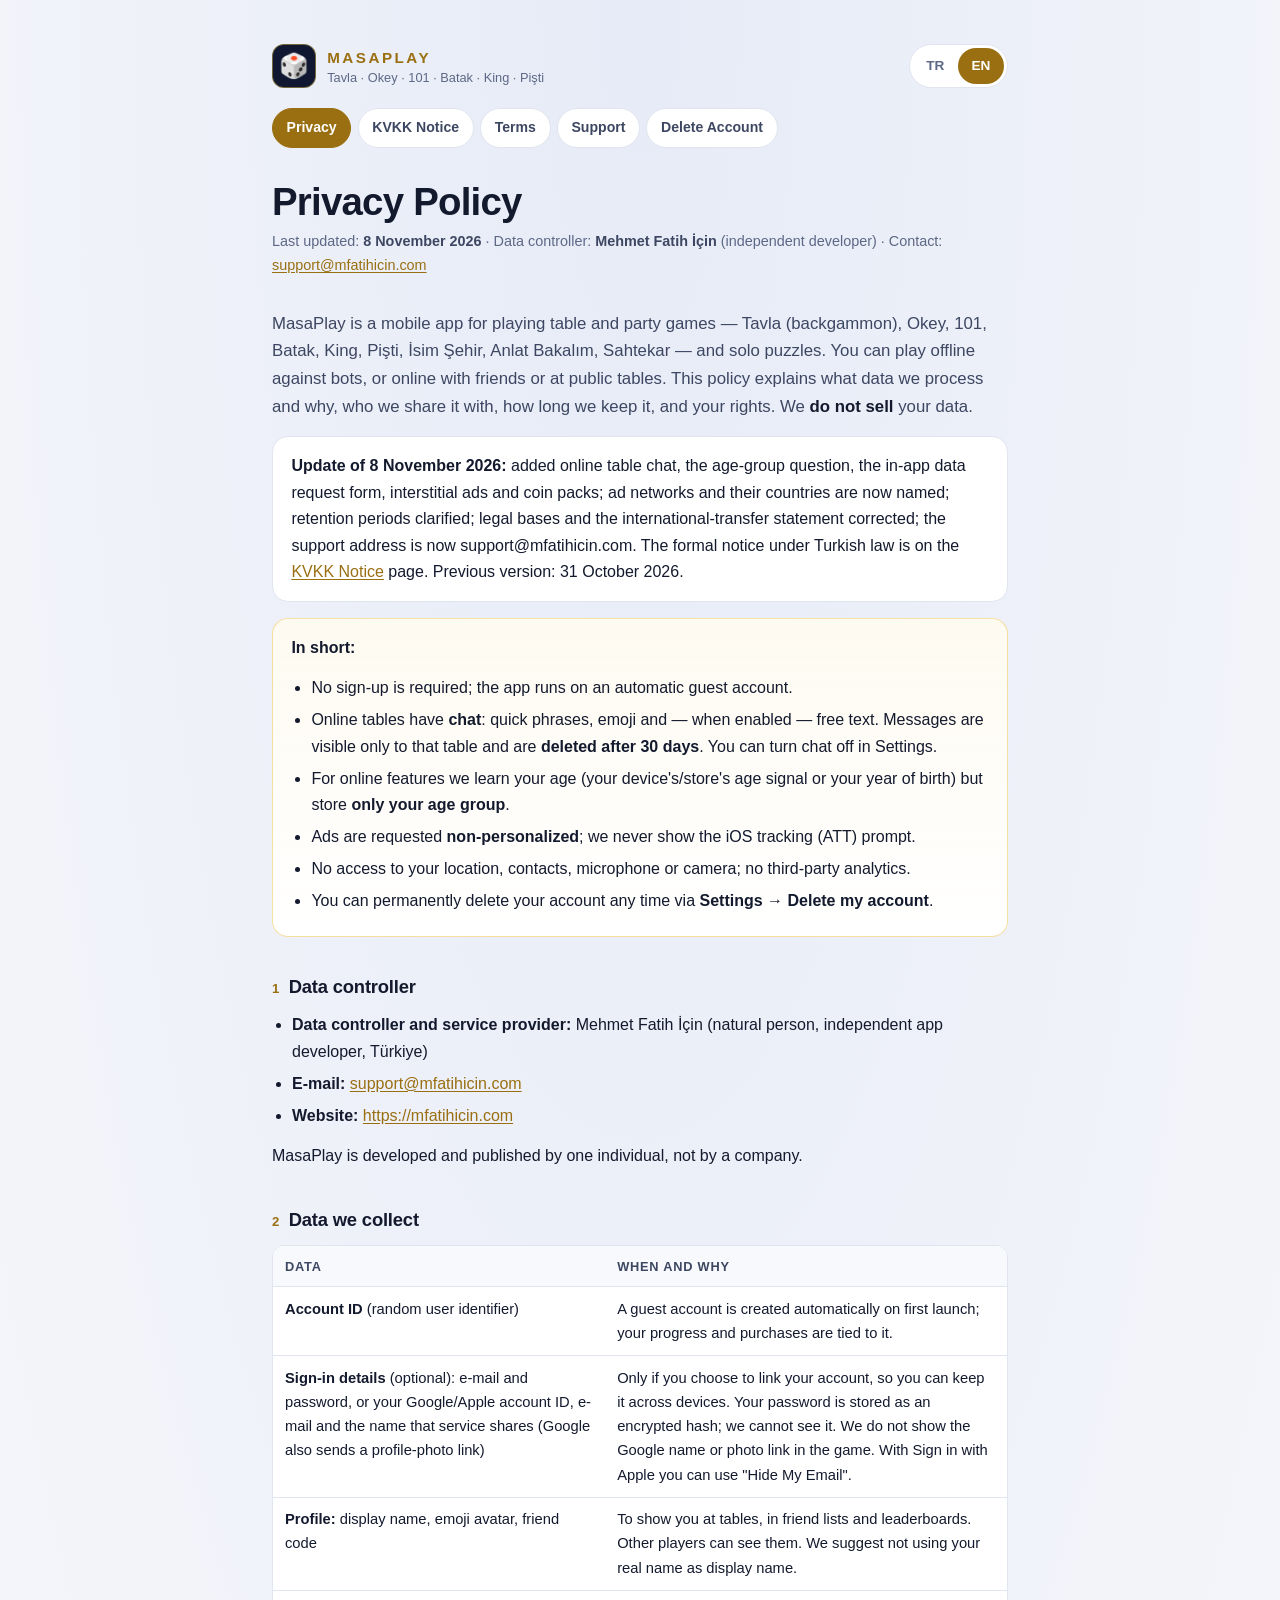
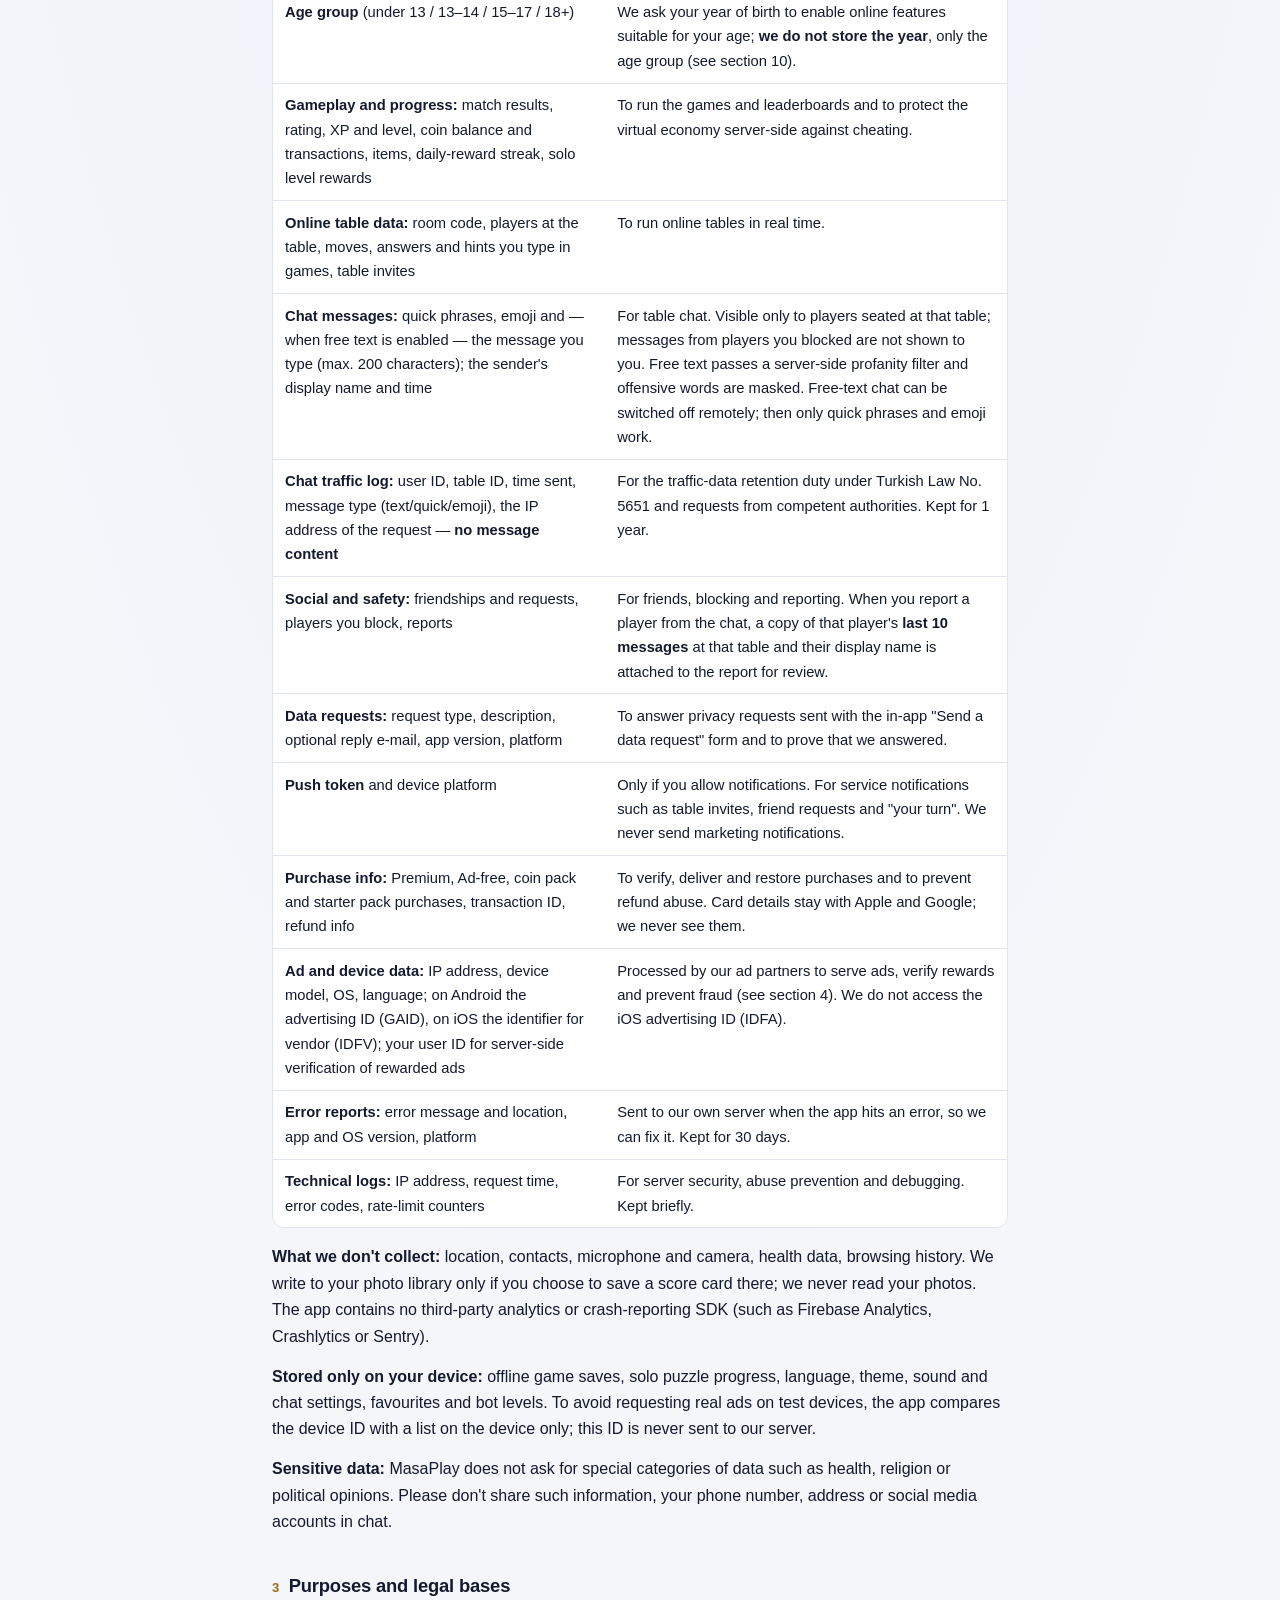
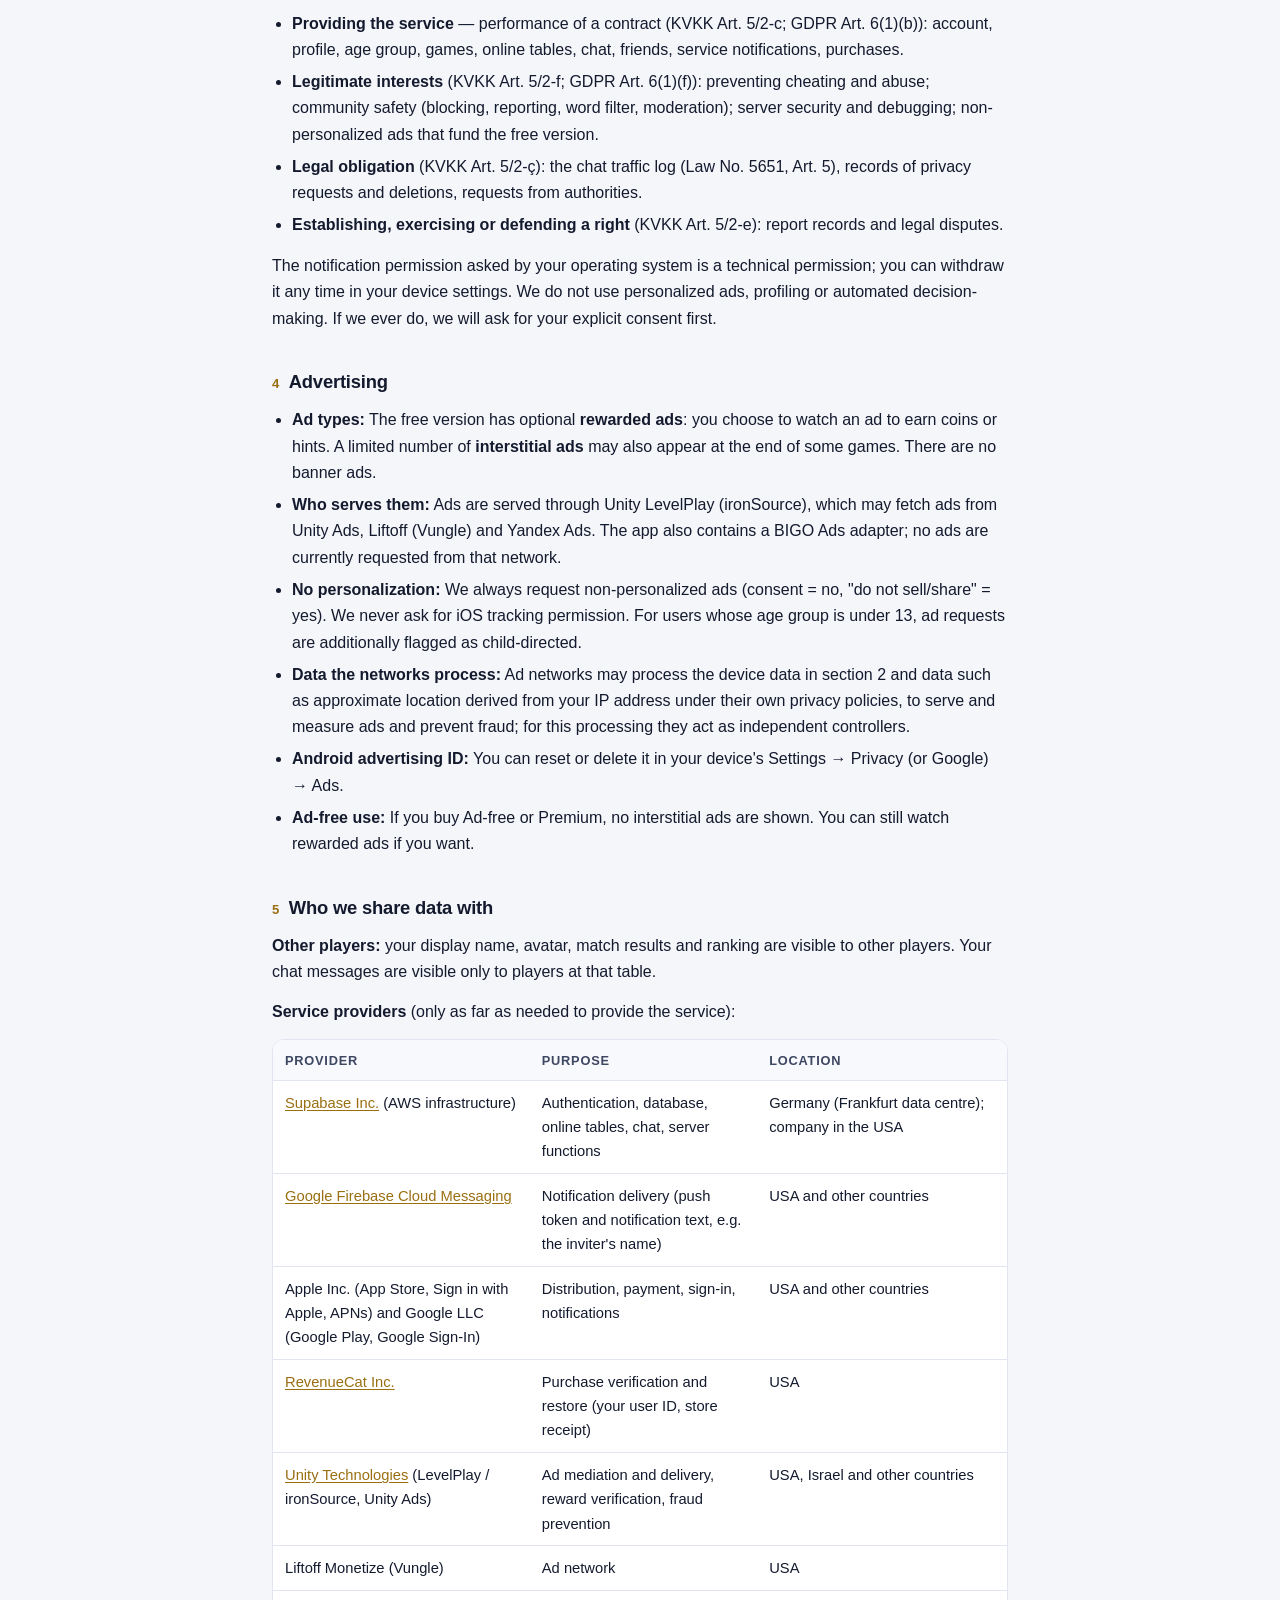
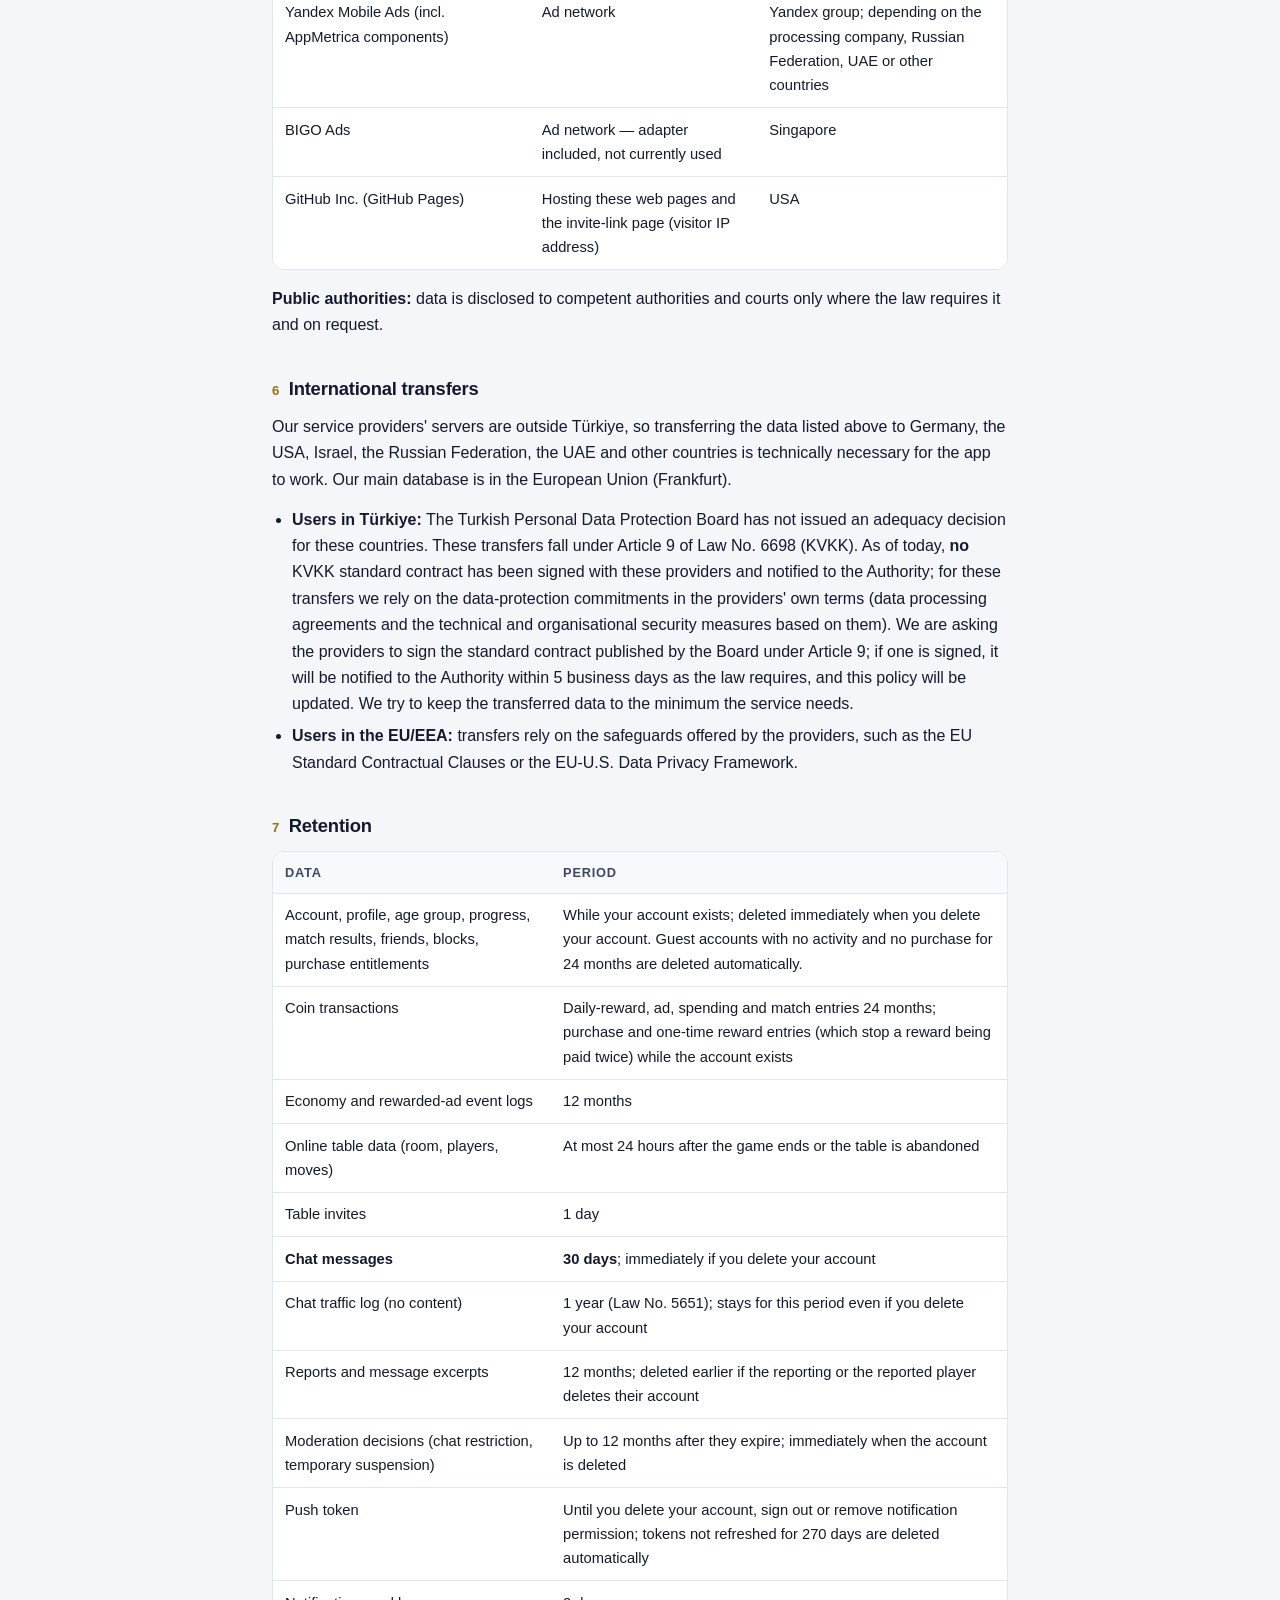
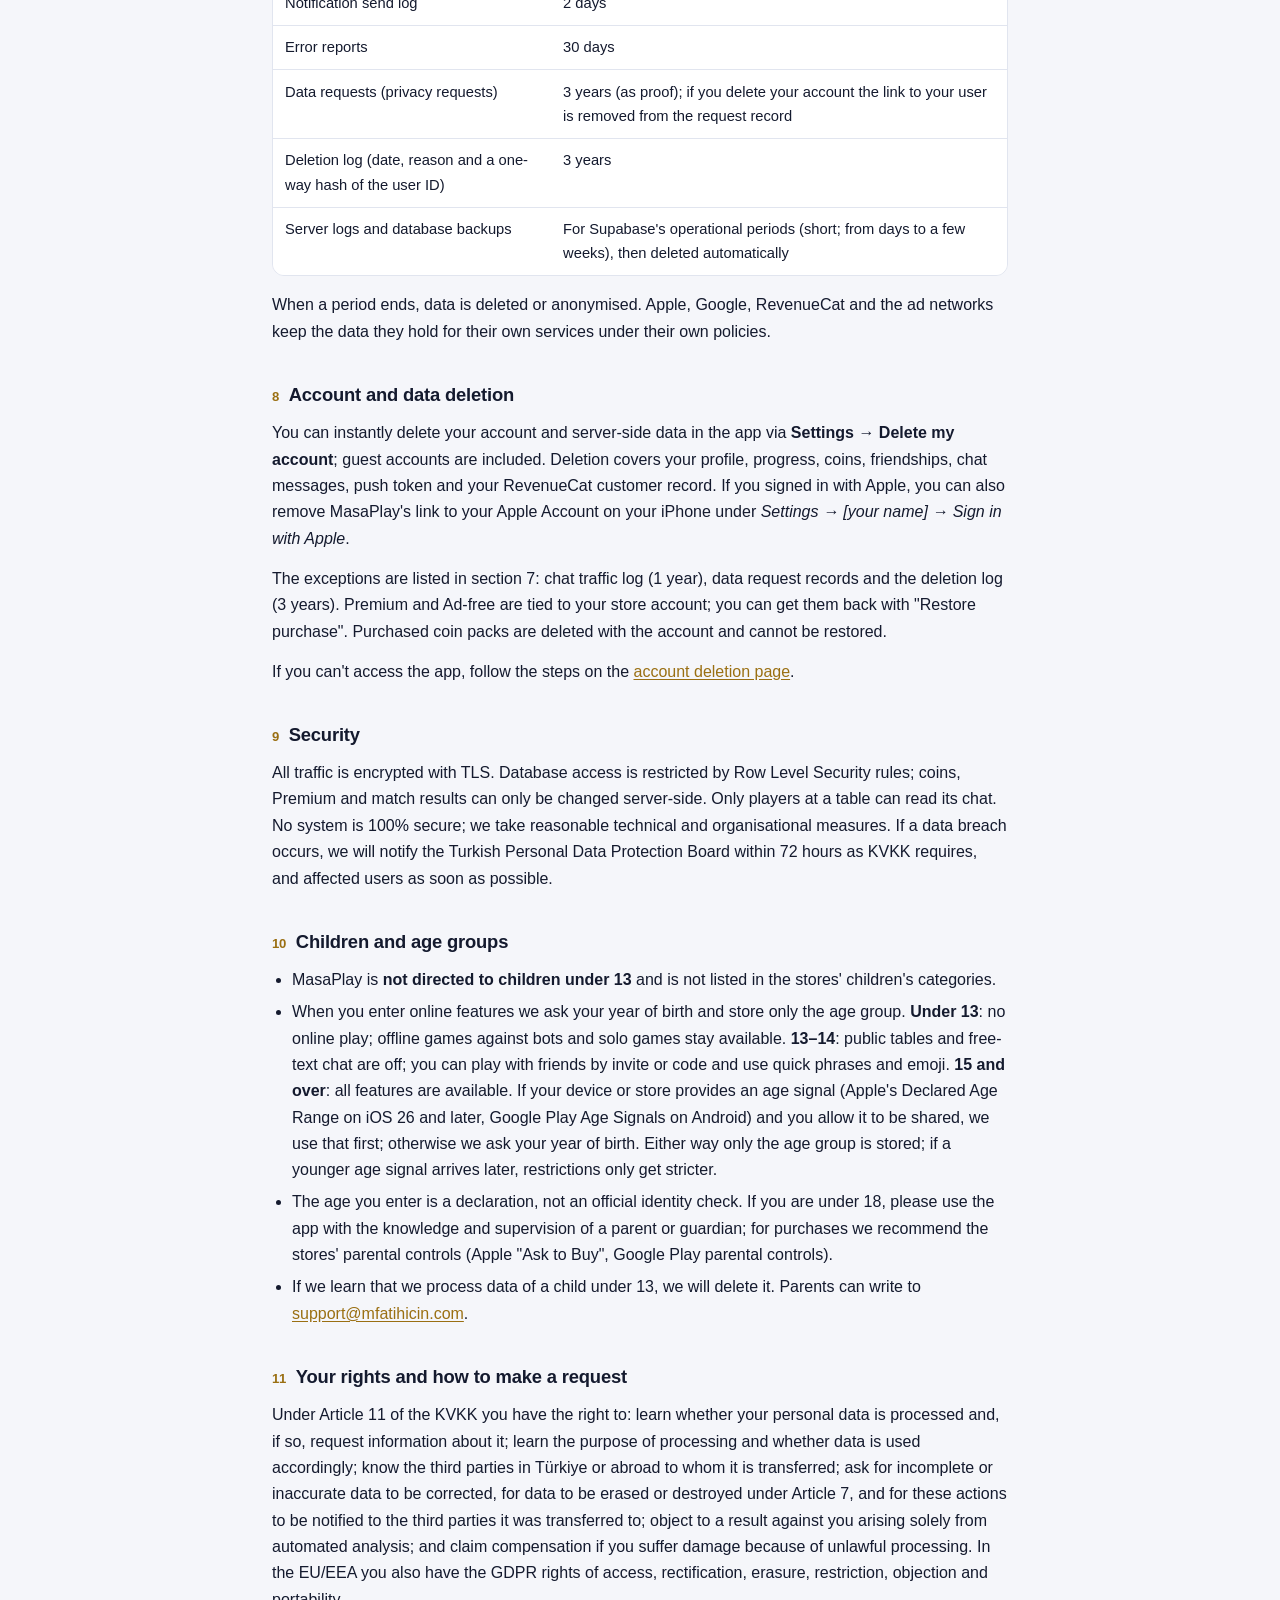
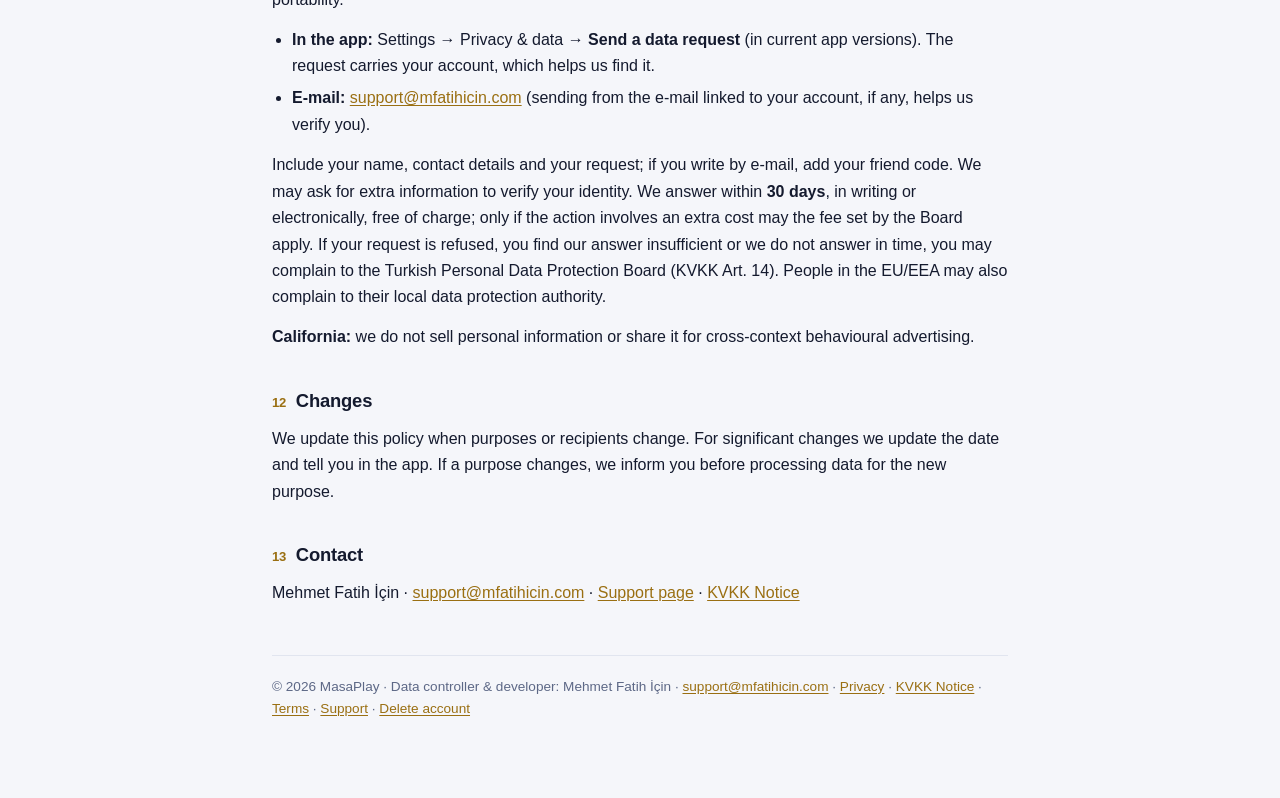
<file: index.html>
<!doctype html>
<html lang="tr">
<head>
<meta charset="utf-8">
<meta name="viewport" content="width=device-width, initial-scale=1, viewport-fit=cover">
<link rel="canonical" href="https://mfatihicin.com/masaplay-privacy/">
<meta http-equiv="Content-Security-Policy" content="default-src 'none'; script-src 'self'; style-src 'self'; img-src 'self' data:; base-uri 'none'; form-action 'none'">
<meta name="referrer" content="no-referrer">
<meta name="theme-color" content="#0b1120">
<meta name="description" content="MasaPlay gizlilik politikası — hangi verileri neden işlediğimiz. MasaPlay privacy policy.">
<title>MasaPlay — Gizlilik Politikası / Privacy Policy</title>
<link rel="icon" href="data:image/svg+xml,%3Csvg xmlns='http://www.w3.org/2000/svg' viewBox='0 0 100 100'%3E%3Ctext y='.9em' font-size='90'%3E%F0%9F%8E%B2%3C/text%3E%3C/svg%3E">
<link rel="stylesheet" href="styles.css">
</head>
<body data-title-tr="MasaPlay — Gizlilik Politikası" data-title-en="MasaPlay — Privacy Policy">
<a class="skip" href="#main">İçeriğe geç / Skip to content</a>
<div class="wrap">
<header class="top">
  <a class="brand" href="index.html"><span class="logo" aria-hidden="true">🎲</span><span><b>MASAPLAY</b><small>Tavla · Okey · 101 · Batak · King · Pişti</small></span></a>
  <div class="lang" role="group" aria-label="Dil / Language"><button type="button" data-language-button="tr" aria-pressed="true">TR</button><button type="button" data-language-button="en" aria-pressed="false">EN</button></div>
</header>
<nav class="tabs l" lang="tr" aria-label="Sayfalar"><a href="index.html" aria-current="page">Gizlilik</a><a href="kvkk.html">KVKK Aydınlatma</a><a href="terms.html">Kullanım Koşulları</a><a href="support.html">Destek</a><a href="delete-account.html">Hesap Silme</a></nav><nav class="tabs l" lang="en" aria-label="Pages"><a href="index.html" aria-current="page">Privacy</a><a href="kvkk.html">KVKK Notice</a><a href="terms.html">Terms</a><a href="support.html">Support</a><a href="delete-account.html">Delete Account</a></nav>
<main id="main">
<article class="l" lang="tr">
<h1>Gizlilik Politikası</h1>
<p class="meta">Son güncelleme: <b>8 Kasım 2026</b> · Veri sorumlusu: <b>Mehmet Fatih İçin</b> (bireysel geliştirici) · İletişim: <a href="mailto:support@mfatihicin.com">support@mfatihicin.com</a></p>
<p class="lead">MasaPlay; Tavla, Okey, 101, Batak, King, Pişti, İsim Şehir, Anlat Bakalım ve Sahtekar gibi masa ve parti oyunlarını ve tek kişilik bulmacaları oynamanı sağlayan bir mobil uygulamadır. Oyunları botlara karşı internetsiz, ya da arkadaşlarınla veya herkese açık masalarda online oynayabilirsin. Bu politika hangi verileri neden işlediğimizi, kimlerle paylaştığımızı, ne kadar sakladığımızı ve haklarını anlatır. Verilerini <strong>satmayız</strong>.</p>

<div class="card"><p><strong>8 Kasım 2026 güncellemesi:</strong> online masa sohbeti, yaş grubu sorusu, uygulama içi veri talebi formu, geçiş reklamları ve jeton paketleri eklendi; reklam ağları ve ülkeleri adıyla yazıldı; saklama süreleri netleştirildi; hukuki sebepler ve yurt dışına aktarım bilgisi gerçeğe uygun hâle getirildi; destek adresi support@mfatihicin.com oldu. KVKK kapsamındaki resmî bilgilendirme ayrıca <a href="kvkk.html">KVKK Aydınlatma Metni</a> sayfasındadır. Önceki sürüm: 31 Ekim 2026.</p></div>

<div class="card gold"><p><strong>Kısaca:</strong></p>
<ul>
<li>Kayıt zorunlu değil; uygulama otomatik bir misafir hesapla çalışır.</li>
<li>Online masalarda <strong>sohbet</strong> vardır: hazır mesajlar, emojiler ve — açıksa — serbest metin. Mesajlar yalnızca o masadakilere görünür ve <strong>30 gün sonra silinir</strong>. Sohbeti Ayarlar'dan kapatabilirsin.</li>
<li>Online özellikler için yaşını öğreniriz (cihazın/mağazanın yaş bilgisi ya da doğum yılı) ama <strong>yalnızca yaş grubunu</strong> saklarız.</li>
<li>Reklamlar <strong>kişiselleştirilmemiş</strong> olarak istenir; iOS'ta takip izni (ATT) istemeyiz.</li>
<li>Konum, rehber, mikrofon veya kameraya erişmeyiz; üçüncü taraf analiz aracı kullanmayız.</li>
<li>Hesabını istediğin an <strong>Ayarlar → Hesabımı sil</strong> ile kalıcı olarak silebilirsin.</li>
</ul></div>

<h2><span class="n">1</span>Veri sorumlusu</h2>
<ul>
<li><strong>Veri sorumlusu ve hizmet sağlayıcı:</strong> Mehmet Fatih İçin (gerçek kişi, bağımsız uygulama geliştiricisi, Türkiye)</li>
<li><strong>E-posta:</strong> <a href="mailto:support@mfatihicin.com">support@mfatihicin.com</a></li>
<li><strong>İnternet sitesi:</strong> <a href="https://mfatihicin.com">https://mfatihicin.com</a></li>
</ul>
<p>MasaPlay bir şirket tarafından değil, tek bir kişi tarafından geliştirilir ve yayımlanır.</p>

<h2><span class="n">2</span>Topladığımız veriler</h2>
<div class="table-wrap"><table>
<thead><tr><th scope="col">Veri</th><th scope="col">Ne zaman ve neden</th></tr></thead>
<tbody>
<tr><td><strong>Hesap kimliği</strong> (rastgele kullanıcı kimliği)</td><td>İlk açılışta otomatik bir misafir hesap oluşturulur. İlerlemen ve satın alımların bu hesaba bağlanır.</td></tr>
<tr><td><strong>Giriş bilgisi</strong> (isteğe bağlı): e-posta ve şifre, ya da Google/Apple hesap kimliği, e-postası ve bu hizmetin paylaştığı ad (Google'da profil fotoğrafı bağlantısı da gelir)</td><td>Yalnızca hesabını bağlamayı seçersen, hesabını cihazlar arasında korumak için. Şifren şifrelenmiş özet olarak saklanır; biz göremeyiz. Google'dan gelen ad ve fotoğraf bağlantısını oyunda göstermeyiz. Apple ile girişte "E-postamı gizle"yi kullanabilirsin.</td></tr>
<tr><td><strong>Profil:</strong> görünen ad, emoji avatar, arkadaş kodu</td><td>Seni masada, arkadaş listesinde ve sıralamalarda göstermek için. Diğer oyuncular görebilir. Gerçek adını görünen ad olarak kullanmamanı öneririz.</td></tr>
<tr><td><strong>Yaş grubu</strong> (13 altı / 13–14 / 15–17 / 18+)</td><td>Online özellikleri yaşına uygun açmak için doğum yılını sorarız; <strong>doğum yılını saklamayız</strong>, yalnızca yaş grubunu kaydederiz (bkz. 10. bölüm).</td></tr>
<tr><td><strong>Oyun ve ilerleme:</strong> maç sonuçları, derece puanı, XP ve seviye, jeton bakiyesi ve hareketleri, eşyalar, günlük ödül serisi, tek kişilik seviye ödülleri</td><td>Oyunları ve sıralamaları çalıştırmak, sanal ekonomiyi sunucuda hileye karşı korumak için.</td></tr>
<tr><td><strong>Online masa verileri:</strong> oda kodu, masadaki oyuncular, hamleler, oyunda yazdığın cevap ve ipuçları, oda davetleri</td><td>Online masaları gerçek zamanlı çalıştırmak için.</td></tr>
<tr><td><strong>Sohbet mesajları:</strong> hazır mesajlar, emojiler ve — serbest metin açıksa — yazdığın mesaj (en çok 200 karakter); gönderenin görünen adı ve zamanı</td><td>Masa içi sohbet için. Yalnızca o masada oturanlara görünür; engellediğin oyuncunun mesajları sana gösterilmez. Serbest metin sunucuda küfür filtresinden geçer ve uygunsuz kelimeler maskelenir. Serbest metin sohbeti uzaktan kapatılabilir; kapalıyken yalnızca hazır mesajlar ve emojiler çalışır.</td></tr>
<tr><td><strong>Sohbet trafik kaydı:</strong> kullanıcı kimliği, masa kimliği, gönderim zamanı, mesaj türü (metin/hazır/emoji), isteğin geldiği IP adresi — <strong>mesaj içeriği yoktur</strong></td><td>5651 sayılı Kanun'un trafik bilgisi saklama yükümlülüğü ve yetkili makam talepleri için. 1 yıl saklanır.</td></tr>
<tr><td><strong>Sosyal ve güvenlik:</strong> arkadaşlıklar ve istekler, engellediğin oyuncular, şikayetler</td><td>Arkadaş, engelleme ve şikayet özellikleri için. Bir oyuncuyu sohbetten şikayet ettiğinde, şikayet edilen oyuncunun o masadaki <strong>son 10 mesajının</strong> ve görünen adının kopyası incelenmek üzere şikayete eklenir.</td></tr>
<tr><td><strong>Veri talepleri:</strong> talep türü, açıklama, isteğe bağlı yanıt e-postası, uygulama sürümü, platform</td><td>Uygulama içi "Veri talebi gönder" formundan gelen KVKK başvurularını yanıtlamak ve yanıtladığımızı ispat etmek için.</td></tr>
<tr><td><strong>Bildirim jetonu</strong> ve cihaz platformu</td><td>Yalnızca bildirimlere izin verirsen. Masa daveti, arkadaşlık isteği ve "sıra sende" gibi hizmet bildirimleri için. Pazarlama bildirimi göndermeyiz.</td></tr>
<tr><td><strong>Satın alma bilgisi:</strong> Premium, Reklamsız, jeton paketi ve başlangıç paketi alımları, işlem kimliği, iade bilgisi</td><td>Satın alımı doğrulamak, teslim etmek, geri yüklemek ve iade kötüye kullanımını önlemek için. Kart bilgilerin Apple ve Google'dadır; biz göremeyiz.</td></tr>
<tr><td><strong>Reklam ve cihaz verileri:</strong> IP adresi, cihaz modeli, işletim sistemi, dil; Android'de reklam kimliği (GAID), iOS'ta satıcı kimliği (IDFV); ödüllü reklamın sunucuda doğrulanması için kullanıcı kimliğin</td><td>Reklam ortaklarımızca reklam göstermek, ödülü doğrulamak ve sahtekarlığı önlemek için işlenir (bkz. 4. bölüm). iOS reklam kimliğine (IDFA) erişmeyiz.</td></tr>
<tr><td><strong>Hata raporları:</strong> hata mesajı ve konumu, uygulama ve işletim sistemi sürümü, platform</td><td>Uygulama hata verirse, hatayı düzeltebilmek için kendi sunucumuza gönderilir. 30 gün saklanır.</td></tr>
<tr><td><strong>Teknik kayıtlar:</strong> IP adresi, istek zamanı, hata kodları, hız sınırı sayaçları</td><td>Sunucu güvenliği, kötüye kullanımın önlenmesi ve hata ayıklama için. Kısa süre tutulur.</td></tr>
</tbody></table></div>
<p><strong>Toplamadıklarımız:</strong> konum, rehber, mikrofon ve kamera, sağlık verisi, tarama geçmişi. Fotoğraf kütüphanene yalnızca puan kartını oraya kaydetmeyi seçersen yazarız; fotoğraflarını okumayız. Uygulamada üçüncü taraf analiz veya çökme raporlama aracı (Firebase Analytics, Crashlytics, Sentry gibi) yoktur.</p>
<p><strong>Yalnızca cihazında kalanlar:</strong> internetsiz oyun kayıtları, tek kişilik bulmaca ilerlemesi, dil, tema, ses ve sohbet tercihleri, favoriler ve bot seviyeleri. Uygulama, test cihazlarında gerçek reklam istememek için cihaz kimliğini yalnızca cihazda bir listeyle karşılaştırır; bu kimlik sunucuya gönderilmez.</p>
<p><strong>Özel nitelikli veri:</strong> MasaPlay sağlık, din, siyasi görüş gibi özel nitelikli veri istemez. Lütfen sohbette bu tür bilgileri, telefon numaranı, adresini veya sosyal medya hesabını paylaşma.</p>

<h2><span class="n">3</span>Amaçlar ve hukuki sebepler</h2>
<ul>
<li><strong>Hizmetin sunulması</strong> — sözleşmenin kurulması ve ifası (KVKK m.5/2-c; GDPR m.6/1-b): hesap, profil, yaş grubu, oyunlar, online masalar, sohbet, arkadaşlar, hizmet bildirimleri, satın almalar.</li>
<li><strong>Meşru menfaat</strong> (KVKK m.5/2-f; GDPR m.6/1-f): hile ve kötüye kullanımın önlenmesi; topluluk güvenliği (engelleme, şikayet, kelime filtresi, moderasyon); sunucu güvenliği ve hata ayıklama; ücretsiz sürümü finanse eden kişiselleştirilmemiş reklamlar.</li>
<li><strong>Hukuki yükümlülük</strong> (KVKK m.5/2-ç): sohbet trafik kaydı (5651 sayılı Kanun m.5), KVKK başvurularının ve silme işlemlerinin kaydı, yetkili makam talepleri.</li>
<li><strong>Bir hakkın tesisi, kullanılması veya korunması</strong> (KVKK m.5/2-e): şikayet kayıtları ve hukuki uyuşmazlıklar.</li>
</ul>
<p>Bildirimler için işletim sisteminin sorduğu izin teknik bir izindir; istediğin zaman cihaz ayarlarından geri alabilirsin. Kişiselleştirilmiş reklam, profilleme veya otomatik karar alma yapmayız. Bunlardan birini ileride kullanırsak öncesinde ayrıca açık rızanı isteriz.</p>

<h2><span class="n">4</span>Reklamlar</h2>
<ul>
<li><strong>Reklam türleri:</strong> Ücretsiz sürümde isteğe bağlı <strong>ödüllü reklamlar</strong> vardır: jeton veya ipucu kazanmak için reklam izlemeyi sen seçersin. Bazı oyunların bitiminde sınırlı sayıda <strong>geçiş reklamı</strong> da gösterilebilir. Banner reklam yoktur.</li>
<li><strong>Kim sunar:</strong> Reklamlar Unity LevelPlay (ironSource) aracılığıyla sunulur. LevelPlay reklamı Unity Ads, Liftoff (Vungle) ve Yandex Ads ağlarından getirebilir. Uygulamada BIGO Ads bağdaştırıcısı da bulunur; şu an bu ağdan reklam istenmez.</li>
<li><strong>Kişiselleştirme yok:</strong> Reklamları her zaman kişiselleştirilmemiş olarak isteriz (rıza = hayır, "verilerimi satma/paylaşma" = evet). iOS'ta takip izni istemeyiz. Yaş grubu 13 altı olan kullanıcılar için reklam istekleri ayrıca "çocuğa yönelik" olarak işaretlenir.</li>
<li><strong>Ağların işlediği veriler:</strong> Reklam ağları, reklamı göstermek, ölçmek ve sahtekarlığı önlemek için 2. bölümdeki cihaz verilerini ve IP adresine dayalı yaklaşık konum gibi verileri kendi gizlilik politikaları kapsamında işleyebilir; bu işlemler bakımından kendi adlarına veri sorumlusudur.</li>
<li><strong>Android reklam kimliği:</strong> Cihazının Ayarlar → Gizlilik (veya Google) → Reklamlar bölümünden sıfırlayabilir veya silebilirsin.</li>
<li><strong>Reklamsız kullanım:</strong> Reklamsız veya Premium satın alırsan geçiş reklamı gösterilmez. Ödüllü reklamı yine de kendi isteğinle izleyebilirsin.</li>
</ul>

<h2><span class="n">5</span>Verileri kimlerle paylaşırız</h2>
<p><strong>Diğer oyuncular:</strong> görünen adın, avatarın, maç sonuçların ve sıralaman diğer oyunculara görünür. Sohbet mesajların yalnızca o masadakilere görünür.</p>
<p><strong>Hizmet sağlayıcılar</strong> (yalnızca hizmeti sunmak için gerektiği kadar):</p>
<div class="table-wrap"><table>
<thead><tr><th scope="col">Sağlayıcı</th><th scope="col">Amaç</th><th scope="col">Konum</th></tr></thead>
<tbody>
<tr><td><a href="https://supabase.com/privacy" rel="noopener noreferrer">Supabase Inc.</a> (AWS altyapısı)</td><td>Kimlik doğrulama, veritabanı, online masalar, sohbet, sunucu fonksiyonları</td><td>Almanya (Frankfurt veri merkezi); şirket ABD'de</td></tr>
<tr><td><a href="https://firebase.google.com/support/privacy" rel="noopener noreferrer">Google Firebase Cloud Messaging</a></td><td>Bildirim iletimi (bildirim jetonu ve bildirim metni, ör. davet edenin adı)</td><td>ABD ve diğer ülkeler</td></tr>
<tr><td>Apple Inc. (App Store, Apple ile Giriş, APNs) ve Google LLC (Google Play, Google ile Giriş)</td><td>Dağıtım, ödeme, giriş, bildirim</td><td>ABD ve diğer ülkeler</td></tr>
<tr><td><a href="https://www.revenuecat.com/privacy" rel="noopener noreferrer">RevenueCat Inc.</a></td><td>Satın alma doğrulama ve geri yükleme (kullanıcı kimliğin, mağaza makbuzu)</td><td>ABD</td></tr>
<tr><td><a href="https://unity.com/legal/game-player-and-app-user-privacy-policy" rel="noopener noreferrer">Unity Technologies</a> (LevelPlay / ironSource, Unity Ads)</td><td>Reklam aracılığı ve gösterimi, ödül doğrulama, sahtekarlık önleme</td><td>ABD, İsrail ve diğer ülkeler</td></tr>
<tr><td>Liftoff Monetize (Vungle)</td><td>Reklam ağı</td><td>ABD</td></tr>
<tr><td>Yandex Mobile Ads (AppMetrica bileşenleri dahil)</td><td>Reklam ağı</td><td>Yandex şirketler grubu; işleyen şirkete göre Rusya Federasyonu, BAE veya diğer ülkeler</td></tr>
<tr><td>BIGO Ads</td><td>Reklam ağı — bağdaştırıcısı uygulamada var, şu an kullanılmıyor</td><td>Singapur</td></tr>
<tr><td>GitHub Inc. (GitHub Pages)</td><td>Bu web sayfalarının ve davet bağlantısı sayfasının barındırılması (ziyaretçi IP adresi)</td><td>ABD</td></tr>
</tbody></table></div>
<p><strong>Yetkili kamu kurumları:</strong> Kanunen yetkili kurumlara ve yargı mercilerine, yalnızca hukuki yükümlülük kapsamında ve talep edildiğinde aktarılır.</p>

<h2><span class="n">6</span>Yurt dışına aktarım</h2>
<p>Hizmet sağlayıcılarımızın sunucuları Türkiye dışındadır; yukarıda sayılan verilerin Almanya, ABD, İsrail, Rusya Federasyonu, BAE ve diğer ülkelere aktarılması uygulamanın çalışması için teknik bir gerekliliktir. Ana veritabanımız Avrupa Birliği'nde (Frankfurt) bulunur.</p>
<ul>
<li><strong>Türkiye'deki kullanıcılar için:</strong> Bu ülkeler için Kişisel Verileri Koruma Kurulu'nun verdiği bir yeterlilik kararı bulunmamaktadır. Bu aktarımlar KVKK m.9 kapsamındadır. Bugün itibarıyla sağlayıcılarla imzalanmış ve Kurum'a bildirilmiş bir KVKK standart sözleşmesi <strong>bulunmamaktadır</strong>; aktarımlarda sağlayıcıların sözleşmelerinde yer alan veri koruma taahhütlerine (veri işleme sözleşmeleri ve bunlara dayalı teknik ve idari güvenlik önlemleri) dayanıyoruz. KVKK m.9'da öngörülen standart sözleşmenin imzalanmasını sağlayıcılardan talep ediyoruz; bir sözleşme imzalanırsa Kanun gereği 5 iş günü içinde Kurum'a bildirilecek ve bu metin güncellenecektir. Aktarılan veriyi, hizmetin gerektirdiği en az düzeyde tutmaya çalışıyoruz.</li>
<li><strong>AB/AEA'daki kullanıcılar için:</strong> Aktarımlar, sağlayıcıların sunduğu AB Standart Sözleşme Maddeleri veya AB-ABD Veri Gizliliği Çerçevesi gibi güvencelere dayanır.</li>
</ul>

<h2><span class="n">7</span>Saklama süreleri</h2>
<div class="table-wrap"><table>
<thead><tr><th scope="col">Veri</th><th scope="col">Süre</th></tr></thead>
<tbody>
<tr><td>Hesap, profil, yaş grubu, ilerleme, maç sonuçları, arkadaşlar, engellemeler, satın alma hakları</td><td>Hesabın var olduğu sürece; hesabını silince hemen silinir. 24 ay boyunca hiç kullanılmayan ve satın alımı olmayan misafir hesaplar otomatik silinir.</td></tr>
<tr><td>Jeton hareketleri</td><td>Günlük ödül, reklam, harcama ve maç hareketleri 24 ay; satın alma ve tek seferlik ödül kayıtları (bir ödülün iki kez verilmesini önler) hesabın süresince</td></tr>
<tr><td>Ekonomi ve ödüllü reklam olay kayıtları</td><td>12 ay</td></tr>
<tr><td>Online masa verileri (oda, oyuncular, hamleler)</td><td>Oyun bittikten veya masa terk edildikten sonra en fazla 24 saat</td></tr>
<tr><td>Oda davetleri</td><td>1 gün</td></tr>
<tr><td><strong>Sohbet mesajları</strong></td><td><strong>30 gün</strong>; hesabını silersen hemen</td></tr>
<tr><td>Sohbet trafik kaydı (içeriksiz)</td><td>1 yıl (5651 sayılı Kanun); hesabın silinse de bu süre boyunca kalır</td></tr>
<tr><td>Şikayetler ve mesaj alıntıları</td><td>12 ay; şikayet eden veya şikayet edilen hesabını silerse şikayet kaydı da silinir</td></tr>
<tr><td>Moderasyon kararları (sohbet kısıtlaması, geçici askıya alma)</td><td>Süresi bitince en geç 12 ay; hesap silinince hemen</td></tr>
<tr><td>Bildirim jetonu</td><td>Hesap silinene, oturum kapatılana veya bildirim izni kaldırılana kadar; 270 gün yenilenmeyen jetonlar otomatik silinir</td></tr>
<tr><td>Bildirim gönderim kaydı</td><td>2 gün</td></tr>
<tr><td>Hata raporları</td><td>30 gün</td></tr>
<tr><td>Veri talepleri (KVKK başvuruları)</td><td>3 yıl (ispat için); hesabın silinirse talep kaydındaki kullanıcı bağlantısı kaldırılır</td></tr>
<tr><td>Silme kaydı (tarih, sebep ve kullanıcı kimliğinin geri çevrilemeyen özeti)</td><td>3 yıl</td></tr>
<tr><td>Sunucu günlükleri ve veritabanı yedekleri</td><td>Supabase'in işletim süreleri boyunca (kısa süreli; günler ile birkaç hafta arası), sonra otomatik silinir</td></tr>
</tbody></table></div>
<p>Süre dolunca veriler silinir veya anonim hâle getirilir. Apple, Google, RevenueCat ve reklam ağları, kendi hizmetleri kapsamında tuttukları verileri kendi politikalarına göre saklar.</p>

<h2><span class="n">8</span>Hesap ve veri silme</h2>
<p>Hesabını ve sunucudaki verilerini uygulamada <strong>Ayarlar → Hesabımı sil</strong> ile anında silebilirsin; misafir hesaplar da dahildir. Silme; profilini, ilerlemeni, jetonlarını, arkadaşlıklarını, sohbet mesajlarını, bildirim jetonunu ve RevenueCat'teki müşteri kaydını kapsar. Apple ile giriş yaptıysan, MasaPlay'in Apple hesabına bağlantısını iPhone'da <em>Ayarlar → [adın] → Apple ile Giriş</em> bölümünden de kaldırabilirsin.</p>
<p>Silmenin istisnaları 7. bölümde yazılıdır: sohbet trafik kaydı (1 yıl), veri talebi kayıtları ve silme kaydı (3 yıl). Premium ve Reklamsız mağaza hesabına bağlıdır; "Satın alımı geri yükle" ile geri açabilirsin. Satın alınmış jeton paketleri hesapla birlikte silinir ve geri yüklenemez.</p>
<p>Uygulamaya erişemiyorsan <a href="delete-account.html">Hesap silme sayfası</a>ndaki yolu izle.</p>

<h2><span class="n">9</span>Güvenlik</h2>
<p>Tüm trafik TLS ile şifrelenir. Veritabanı erişimi satır düzeyi güvenlik (RLS) kurallarıyla sınırlandırılır; jeton, Premium ve maç sonucu yalnızca sunucuda değiştirilebilir. Sohbet mesajlarını yalnızca o masadakiler okuyabilir. Hiçbir sistem %100 güvenli değildir; makul teknik ve idari önlemleri alırız. Bir veri ihlali olursa, KVKK gereği Kişisel Verileri Koruma Kurulu'na 72 saat içinde, etkilenen kullanıcılara da en kısa sürede bildirim yaparız.</p>

<h2><span class="n">10</span>Çocuklar ve yaş grupları</h2>
<ul>
<li>MasaPlay <strong>13 yaşından küçük çocuklara yönelik değildir</strong> ve mağazaların çocuk kategorilerinde yer almaz.</li>
<li>Online özelliklere girerken doğum yılını sorarız ve yalnızca yaş grubunu saklarız. <strong>13 yaşından küçükler</strong> online oynayamaz; botlara karşı ve tek kişilik oyunlar açıktır. <strong>13–14 yaş</strong>: herkese açık masalar ve serbest metin sohbet kapalıdır; arkadaşlarla davet veya kodla oynanabilir, hazır mesajlar ve emojiler kullanılabilir. <strong>15 yaş ve üstü</strong>: tüm özellikler açıktır. Cihazın veya mağazanın yaş bilgisi varsa (iOS 26 ve sonrasında Apple'ın "Yaş Aralığı" özelliği, Android'de Google Play yaş sinyalleri) ve sen paylaşmaya izin verirsen önce onu kullanırız; yoksa doğum yılını sorarız. Her iki durumda da yalnızca yaş grubu saklanır; daha genç bir yaş bilgisi gelirse kısıtlama sıkılaşır.</li>
<li>Yaş beyanı bir resmî kimlik doğrulaması değildir. 18 yaşından küçüksen uygulamayı velinin bilgisi ve gözetimiyle kullanmalısın; satın almalar için mağazanın ebeveyn denetimlerini (Apple "Satın Almadan Önce Sor", Google Play ebeveyn denetimleri) öneririz.</li>
<li>13 yaşından küçük bir çocuğa ait veri işlediğimizi öğrenirsek bu veriyi sileriz. Velisiysen <a href="mailto:support@mfatihicin.com">support@mfatihicin.com</a> adresine yazabilirsin.</li>
</ul>

<h2><span class="n">11</span>Hakların ve başvuru</h2>
<p>KVKK m.11 kapsamında şu haklara sahipsin: kişisel verilerinin işlenip işlenmediğini öğrenme ve işlenmişse bilgi isteme; işlenme amacını ve amacına uygun kullanılıp kullanılmadığını öğrenme; yurt içinde veya yurt dışında aktarıldığı üçüncü kişileri bilme; eksik veya yanlış işlenmişse düzeltilmesini, KVKK m.7 çerçevesinde silinmesini veya yok edilmesini ve bu işlemlerin aktarılan üçüncü kişilere bildirilmesini isteme; münhasıran otomatik sistemlerle analiz edilmesi sonucu aleyhine bir sonuç çıkmasına itiraz etme; kanuna aykırı işleme nedeniyle zarara uğrarsan zararın giderilmesini talep etme. AB/AEA'daysan GDPR kapsamında ayrıca erişim, düzeltme, silme, kısıtlama, itiraz ve taşınabilirlik hakların vardır.</p>
<ul>
<li><strong>Uygulama içinden:</strong> Ayarlar → Gizlilik ve KVKK → <strong>Veri talebi gönder</strong> (uygulamanın güncel sürümlerinde). Talep hesabına bağlı olarak gelir; hesabını bulmamızı kolaylaştırır.</li>
<li><strong>E-posta:</strong> <a href="mailto:support@mfatihicin.com?subject=MasaPlay%20KVKK%20veri%20talebi">support@mfatihicin.com</a> (varsa hesabına bağlı e-posta adresinden göndermen kimliğini doğrulamayı kolaylaştırır).</li>
</ul>
<p>Başvurunda adını, iletişim bilgini ve talebini yaz; e-postayla yazıyorsan arkadaş kodunu ekle. Kimliğini doğrulamak için ek bilgi isteyebiliriz. Başvurunu en geç <strong>30 gün</strong> içinde, yazılı veya elektronik olarak ve ücretsiz cevaplarız; işlem ayrıca bir maliyet gerektirirse yalnızca Kurul'un belirlediği tarife uygulanabilir. Başvurun reddedilir, cevabımızı yetersiz bulursan veya süresinde cevap alamazsan Kişisel Verileri Koruma Kurulu'na şikâyette bulunabilirsin (KVKK m.14). AB/AEA'da kendi ülkendeki veri koruma otoritesine de başvurabilirsin.</p>
<p><strong>Kaliforniya:</strong> Kişisel bilgileri satmayız ve bağlamlar arası davranışsal reklam için paylaşmayız.</p>

<h2><span class="n">12</span>Değişiklikler</h2>
<p>Bu politikayı, işleme amaçları veya alıcılar değiştiğinde güncelleriz. Önemli değişikliklerde güncelleme tarihini değiştirir ve uygulama içinde bildiririz. Amaç değişikliği olursa veriyi yeni amaçla işlemeden önce seni bilgilendiririz.</p>

<h2><span class="n">13</span>İletişim</h2>
<p>Mehmet Fatih İçin · <a href="mailto:support@mfatihicin.com">support@mfatihicin.com</a> · <a href="support.html">Destek sayfası</a> · <a href="kvkk.html">KVKK Aydınlatma Metni</a></p>
</article>
<article class="l" lang="en">
<h1>Privacy Policy</h1>
<p class="meta">Last updated: <b>8 November 2026</b> · Data controller: <b>Mehmet Fatih İçin</b> (independent developer) · Contact: <a href="mailto:support@mfatihicin.com">support@mfatihicin.com</a></p>
<p class="lead">MasaPlay is a mobile app for playing table and party games — Tavla (backgammon), Okey, 101, Batak, King, Pişti, İsim Şehir, Anlat Bakalım, Sahtekar — and solo puzzles. You can play offline against bots, or online with friends or at public tables. This policy explains what data we process and why, who we share it with, how long we keep it, and your rights. We <strong>do not sell</strong> your data.</p>

<div class="card"><p><strong>Update of 8 November 2026:</strong> added online table chat, the age-group question, the in-app data request form, interstitial ads and coin packs; ad networks and their countries are now named; retention periods clarified; legal bases and the international-transfer statement corrected; the support address is now support@mfatihicin.com. The formal notice under Turkish law is on the <a href="kvkk.html">KVKK Notice</a> page. Previous version: 31 October 2026.</p></div>

<div class="card gold"><p><strong>In short:</strong></p>
<ul>
<li>No sign-up is required; the app runs on an automatic guest account.</li>
<li>Online tables have <strong>chat</strong>: quick phrases, emoji and — when enabled — free text. Messages are visible only to that table and are <strong>deleted after 30 days</strong>. You can turn chat off in Settings.</li>
<li>For online features we learn your age (your device's/store's age signal or your year of birth) but store <strong>only your age group</strong>.</li>
<li>Ads are requested <strong>non-personalized</strong>; we never show the iOS tracking (ATT) prompt.</li>
<li>No access to your location, contacts, microphone or camera; no third-party analytics.</li>
<li>You can permanently delete your account any time via <strong>Settings → Delete my account</strong>.</li>
</ul></div>

<h2><span class="n">1</span>Data controller</h2>
<ul>
<li><strong>Data controller and service provider:</strong> Mehmet Fatih İçin (natural person, independent app developer, Türkiye)</li>
<li><strong>E-mail:</strong> <a href="mailto:support@mfatihicin.com">support@mfatihicin.com</a></li>
<li><strong>Website:</strong> <a href="https://mfatihicin.com">https://mfatihicin.com</a></li>
</ul>
<p>MasaPlay is developed and published by one individual, not by a company.</p>

<h2><span class="n">2</span>Data we collect</h2>
<div class="table-wrap"><table>
<thead><tr><th scope="col">Data</th><th scope="col">When and why</th></tr></thead>
<tbody>
<tr><td><strong>Account ID</strong> (random user identifier)</td><td>A guest account is created automatically on first launch; your progress and purchases are tied to it.</td></tr>
<tr><td><strong>Sign-in details</strong> (optional): e-mail and password, or your Google/Apple account ID, e-mail and the name that service shares (Google also sends a profile-photo link)</td><td>Only if you choose to link your account, so you can keep it across devices. Your password is stored as an encrypted hash; we cannot see it. We do not show the Google name or photo link in the game. With Sign in with Apple you can use "Hide My Email".</td></tr>
<tr><td><strong>Profile:</strong> display name, emoji avatar, friend code</td><td>To show you at tables, in friend lists and leaderboards. Other players can see them. We suggest not using your real name as display name.</td></tr>
<tr><td><strong>Age group</strong> (under 13 / 13–14 / 15–17 / 18+)</td><td>We ask your year of birth to enable online features suitable for your age; <strong>we do not store the year</strong>, only the age group (see section 10).</td></tr>
<tr><td><strong>Gameplay and progress:</strong> match results, rating, XP and level, coin balance and transactions, items, daily-reward streak, solo level rewards</td><td>To run the games and leaderboards and to protect the virtual economy server-side against cheating.</td></tr>
<tr><td><strong>Online table data:</strong> room code, players at the table, moves, answers and hints you type in games, table invites</td><td>To run online tables in real time.</td></tr>
<tr><td><strong>Chat messages:</strong> quick phrases, emoji and — when free text is enabled — the message you type (max. 200 characters); the sender's display name and time</td><td>For table chat. Visible only to players seated at that table; messages from players you blocked are not shown to you. Free text passes a server-side profanity filter and offensive words are masked. Free-text chat can be switched off remotely; then only quick phrases and emoji work.</td></tr>
<tr><td><strong>Chat traffic log:</strong> user ID, table ID, time sent, message type (text/quick/emoji), the IP address of the request — <strong>no message content</strong></td><td>For the traffic-data retention duty under Turkish Law No. 5651 and requests from competent authorities. Kept for 1 year.</td></tr>
<tr><td><strong>Social and safety:</strong> friendships and requests, players you block, reports</td><td>For friends, blocking and reporting. When you report a player from the chat, a copy of that player's <strong>last 10 messages</strong> at that table and their display name is attached to the report for review.</td></tr>
<tr><td><strong>Data requests:</strong> request type, description, optional reply e-mail, app version, platform</td><td>To answer privacy requests sent with the in-app "Send a data request" form and to prove that we answered.</td></tr>
<tr><td><strong>Push token</strong> and device platform</td><td>Only if you allow notifications. For service notifications such as table invites, friend requests and "your turn". We never send marketing notifications.</td></tr>
<tr><td><strong>Purchase info:</strong> Premium, Ad-free, coin pack and starter pack purchases, transaction ID, refund info</td><td>To verify, deliver and restore purchases and to prevent refund abuse. Card details stay with Apple and Google; we never see them.</td></tr>
<tr><td><strong>Ad and device data:</strong> IP address, device model, OS, language; on Android the advertising ID (GAID), on iOS the identifier for vendor (IDFV); your user ID for server-side verification of rewarded ads</td><td>Processed by our ad partners to serve ads, verify rewards and prevent fraud (see section 4). We do not access the iOS advertising ID (IDFA).</td></tr>
<tr><td><strong>Error reports:</strong> error message and location, app and OS version, platform</td><td>Sent to our own server when the app hits an error, so we can fix it. Kept for 30 days.</td></tr>
<tr><td><strong>Technical logs:</strong> IP address, request time, error codes, rate-limit counters</td><td>For server security, abuse prevention and debugging. Kept briefly.</td></tr>
</tbody></table></div>
<p><strong>What we don't collect:</strong> location, contacts, microphone and camera, health data, browsing history. We write to your photo library only if you choose to save a score card there; we never read your photos. The app contains no third-party analytics or crash-reporting SDK (such as Firebase Analytics, Crashlytics or Sentry).</p>
<p><strong>Stored only on your device:</strong> offline game saves, solo puzzle progress, language, theme, sound and chat settings, favourites and bot levels. To avoid requesting real ads on test devices, the app compares the device ID with a list on the device only; this ID is never sent to our server.</p>
<p><strong>Sensitive data:</strong> MasaPlay does not ask for special categories of data such as health, religion or political opinions. Please don't share such information, your phone number, address or social media accounts in chat.</p>

<h2><span class="n">3</span>Purposes and legal bases</h2>
<ul>
<li><strong>Providing the service</strong> — performance of a contract (KVKK Art. 5/2-c; GDPR Art. 6(1)(b)): account, profile, age group, games, online tables, chat, friends, service notifications, purchases.</li>
<li><strong>Legitimate interests</strong> (KVKK Art. 5/2-f; GDPR Art. 6(1)(f)): preventing cheating and abuse; community safety (blocking, reporting, word filter, moderation); server security and debugging; non-personalized ads that fund the free version.</li>
<li><strong>Legal obligation</strong> (KVKK Art. 5/2-ç): the chat traffic log (Law No. 5651, Art. 5), records of privacy requests and deletions, requests from authorities.</li>
<li><strong>Establishing, exercising or defending a right</strong> (KVKK Art. 5/2-e): report records and legal disputes.</li>
</ul>
<p>The notification permission asked by your operating system is a technical permission; you can withdraw it any time in your device settings. We do not use personalized ads, profiling or automated decision-making. If we ever do, we will ask for your explicit consent first.</p>

<h2><span class="n">4</span>Advertising</h2>
<ul>
<li><strong>Ad types:</strong> The free version has optional <strong>rewarded ads</strong>: you choose to watch an ad to earn coins or hints. A limited number of <strong>interstitial ads</strong> may also appear at the end of some games. There are no banner ads.</li>
<li><strong>Who serves them:</strong> Ads are served through Unity LevelPlay (ironSource), which may fetch ads from Unity Ads, Liftoff (Vungle) and Yandex Ads. The app also contains a BIGO Ads adapter; no ads are currently requested from that network.</li>
<li><strong>No personalization:</strong> We always request non-personalized ads (consent = no, "do not sell/share" = yes). We never ask for iOS tracking permission. For users whose age group is under 13, ad requests are additionally flagged as child-directed.</li>
<li><strong>Data the networks process:</strong> Ad networks may process the device data in section 2 and data such as approximate location derived from your IP address under their own privacy policies, to serve and measure ads and prevent fraud; for this processing they act as independent controllers.</li>
<li><strong>Android advertising ID:</strong> You can reset or delete it in your device's Settings → Privacy (or Google) → Ads.</li>
<li><strong>Ad-free use:</strong> If you buy Ad-free or Premium, no interstitial ads are shown. You can still watch rewarded ads if you want.</li>
</ul>

<h2><span class="n">5</span>Who we share data with</h2>
<p><strong>Other players:</strong> your display name, avatar, match results and ranking are visible to other players. Your chat messages are visible only to players at that table.</p>
<p><strong>Service providers</strong> (only as far as needed to provide the service):</p>
<div class="table-wrap"><table>
<thead><tr><th scope="col">Provider</th><th scope="col">Purpose</th><th scope="col">Location</th></tr></thead>
<tbody>
<tr><td><a href="https://supabase.com/privacy" rel="noopener noreferrer">Supabase Inc.</a> (AWS infrastructure)</td><td>Authentication, database, online tables, chat, server functions</td><td>Germany (Frankfurt data centre); company in the USA</td></tr>
<tr><td><a href="https://firebase.google.com/support/privacy" rel="noopener noreferrer">Google Firebase Cloud Messaging</a></td><td>Notification delivery (push token and notification text, e.g. the inviter's name)</td><td>USA and other countries</td></tr>
<tr><td>Apple Inc. (App Store, Sign in with Apple, APNs) and Google LLC (Google Play, Google Sign-In)</td><td>Distribution, payment, sign-in, notifications</td><td>USA and other countries</td></tr>
<tr><td><a href="https://www.revenuecat.com/privacy" rel="noopener noreferrer">RevenueCat Inc.</a></td><td>Purchase verification and restore (your user ID, store receipt)</td><td>USA</td></tr>
<tr><td><a href="https://unity.com/legal/game-player-and-app-user-privacy-policy" rel="noopener noreferrer">Unity Technologies</a> (LevelPlay / ironSource, Unity Ads)</td><td>Ad mediation and delivery, reward verification, fraud prevention</td><td>USA, Israel and other countries</td></tr>
<tr><td>Liftoff Monetize (Vungle)</td><td>Ad network</td><td>USA</td></tr>
<tr><td>Yandex Mobile Ads (incl. AppMetrica components)</td><td>Ad network</td><td>Yandex group; depending on the processing company, Russian Federation, UAE or other countries</td></tr>
<tr><td>BIGO Ads</td><td>Ad network — adapter included, not currently used</td><td>Singapore</td></tr>
<tr><td>GitHub Inc. (GitHub Pages)</td><td>Hosting these web pages and the invite-link page (visitor IP address)</td><td>USA</td></tr>
</tbody></table></div>
<p><strong>Public authorities:</strong> data is disclosed to competent authorities and courts only where the law requires it and on request.</p>

<h2><span class="n">6</span>International transfers</h2>
<p>Our service providers' servers are outside Türkiye, so transferring the data listed above to Germany, the USA, Israel, the Russian Federation, the UAE and other countries is technically necessary for the app to work. Our main database is in the European Union (Frankfurt).</p>
<ul>
<li><strong>Users in Türkiye:</strong> The Turkish Personal Data Protection Board has not issued an adequacy decision for these countries. These transfers fall under Article 9 of Law No. 6698 (KVKK). As of today, <strong>no</strong> KVKK standard contract has been signed with these providers and notified to the Authority; for these transfers we rely on the data-protection commitments in the providers' own terms (data processing agreements and the technical and organisational security measures based on them). We are asking the providers to sign the standard contract published by the Board under Article 9; if one is signed, it will be notified to the Authority within 5 business days as the law requires, and this policy will be updated. We try to keep the transferred data to the minimum the service needs.</li>
<li><strong>Users in the EU/EEA:</strong> transfers rely on the safeguards offered by the providers, such as the EU Standard Contractual Clauses or the EU-U.S. Data Privacy Framework.</li>
</ul>

<h2><span class="n">7</span>Retention</h2>
<div class="table-wrap"><table>
<thead><tr><th scope="col">Data</th><th scope="col">Period</th></tr></thead>
<tbody>
<tr><td>Account, profile, age group, progress, match results, friends, blocks, purchase entitlements</td><td>While your account exists; deleted immediately when you delete your account. Guest accounts with no activity and no purchase for 24 months are deleted automatically.</td></tr>
<tr><td>Coin transactions</td><td>Daily-reward, ad, spending and match entries 24 months; purchase and one-time reward entries (which stop a reward being paid twice) while the account exists</td></tr>
<tr><td>Economy and rewarded-ad event logs</td><td>12 months</td></tr>
<tr><td>Online table data (room, players, moves)</td><td>At most 24 hours after the game ends or the table is abandoned</td></tr>
<tr><td>Table invites</td><td>1 day</td></tr>
<tr><td><strong>Chat messages</strong></td><td><strong>30 days</strong>; immediately if you delete your account</td></tr>
<tr><td>Chat traffic log (no content)</td><td>1 year (Law No. 5651); stays for this period even if you delete your account</td></tr>
<tr><td>Reports and message excerpts</td><td>12 months; deleted earlier if the reporting or the reported player deletes their account</td></tr>
<tr><td>Moderation decisions (chat restriction, temporary suspension)</td><td>Up to 12 months after they expire; immediately when the account is deleted</td></tr>
<tr><td>Push token</td><td>Until you delete your account, sign out or remove notification permission; tokens not refreshed for 270 days are deleted automatically</td></tr>
<tr><td>Notification send log</td><td>2 days</td></tr>
<tr><td>Error reports</td><td>30 days</td></tr>
<tr><td>Data requests (privacy requests)</td><td>3 years (as proof); if you delete your account the link to your user is removed from the request record</td></tr>
<tr><td>Deletion log (date, reason and a one-way hash of the user ID)</td><td>3 years</td></tr>
<tr><td>Server logs and database backups</td><td>For Supabase's operational periods (short; from days to a few weeks), then deleted automatically</td></tr>
</tbody></table></div>
<p>When a period ends, data is deleted or anonymised. Apple, Google, RevenueCat and the ad networks keep the data they hold for their own services under their own policies.</p>

<h2><span class="n">8</span>Account and data deletion</h2>
<p>You can instantly delete your account and server-side data in the app via <strong>Settings → Delete my account</strong>; guest accounts are included. Deletion covers your profile, progress, coins, friendships, chat messages, push token and your RevenueCat customer record. If you signed in with Apple, you can also remove MasaPlay's link to your Apple Account on your iPhone under <em>Settings → [your name] → Sign in with Apple</em>.</p>
<p>The exceptions are listed in section 7: chat traffic log (1 year), data request records and the deletion log (3 years). Premium and Ad-free are tied to your store account; you can get them back with "Restore purchase". Purchased coin packs are deleted with the account and cannot be restored.</p>
<p>If you can't access the app, follow the steps on the <a href="delete-account.html">account deletion page</a>.</p>

<h2><span class="n">9</span>Security</h2>
<p>All traffic is encrypted with TLS. Database access is restricted by Row Level Security rules; coins, Premium and match results can only be changed server-side. Only players at a table can read its chat. No system is 100% secure; we take reasonable technical and organisational measures. If a data breach occurs, we will notify the Turkish Personal Data Protection Board within 72 hours as KVKK requires, and affected users as soon as possible.</p>

<h2><span class="n">10</span>Children and age groups</h2>
<ul>
<li>MasaPlay is <strong>not directed to children under 13</strong> and is not listed in the stores' children's categories.</li>
<li>When you enter online features we ask your year of birth and store only the age group. <strong>Under 13</strong>: no online play; offline games against bots and solo games stay available. <strong>13–14</strong>: public tables and free-text chat are off; you can play with friends by invite or code and use quick phrases and emoji. <strong>15 and over</strong>: all features are available. If your device or store provides an age signal (Apple's Declared Age Range on iOS 26 and later, Google Play Age Signals on Android) and you allow it to be shared, we use that first; otherwise we ask your year of birth. Either way only the age group is stored; if a younger age signal arrives later, restrictions only get stricter.</li>
<li>The age you enter is a declaration, not an official identity check. If you are under 18, please use the app with the knowledge and supervision of a parent or guardian; for purchases we recommend the stores' parental controls (Apple "Ask to Buy", Google Play parental controls).</li>
<li>If we learn that we process data of a child under 13, we will delete it. Parents can write to <a href="mailto:support@mfatihicin.com">support@mfatihicin.com</a>.</li>
</ul>

<h2><span class="n">11</span>Your rights and how to make a request</h2>
<p>Under Article 11 of the KVKK you have the right to: learn whether your personal data is processed and, if so, request information about it; learn the purpose of processing and whether data is used accordingly; know the third parties in Türkiye or abroad to whom it is transferred; ask for incomplete or inaccurate data to be corrected, for data to be erased or destroyed under Article 7, and for these actions to be notified to the third parties it was transferred to; object to a result against you arising solely from automated analysis; and claim compensation if you suffer damage because of unlawful processing. In the EU/EEA you also have the GDPR rights of access, rectification, erasure, restriction, objection and portability.</p>
<ul>
<li><strong>In the app:</strong> Settings → Privacy &amp; data → <strong>Send a data request</strong> (in current app versions). The request carries your account, which helps us find it.</li>
<li><strong>E-mail:</strong> <a href="mailto:support@mfatihicin.com?subject=MasaPlay%20data%20request">support@mfatihicin.com</a> (sending from the e-mail linked to your account, if any, helps us verify you).</li>
</ul>
<p>Include your name, contact details and your request; if you write by e-mail, add your friend code. We may ask for extra information to verify your identity. We answer within <strong>30 days</strong>, in writing or electronically, free of charge; only if the action involves an extra cost may the fee set by the Board apply. If your request is refused, you find our answer insufficient or we do not answer in time, you may complain to the Turkish Personal Data Protection Board (KVKK Art. 14). People in the EU/EEA may also complain to their local data protection authority.</p>
<p><strong>California:</strong> we do not sell personal information or share it for cross-context behavioural advertising.</p>

<h2><span class="n">12</span>Changes</h2>
<p>We update this policy when purposes or recipients change. For significant changes we update the date and tell you in the app. If a purpose changes, we inform you before processing data for the new purpose.</p>

<h2><span class="n">13</span>Contact</h2>
<p>Mehmet Fatih İçin · <a href="mailto:support@mfatihicin.com">support@mfatihicin.com</a> · <a href="support.html">Support page</a> · <a href="kvkk.html">KVKK Notice</a></p>
</article>
</main>
<footer>
  <p class="l" lang="tr">© 2026 MasaPlay · Veri sorumlusu ve geliştirici: Mehmet Fatih İçin · <a href="mailto:support@mfatihicin.com">support@mfatihicin.com</a> · <a href="index.html">Gizlilik</a> · <a href="kvkk.html">KVKK Aydınlatma Metni</a> · <a href="terms.html">Kullanım Koşulları</a> · <a href="support.html">Destek</a> · <a href="delete-account.html">Hesap silme</a></p>
  <p class="l" lang="en">© 2026 MasaPlay · Data controller &amp; developer: Mehmet Fatih İçin · <a href="mailto:support@mfatihicin.com">support@mfatihicin.com</a> · <a href="index.html">Privacy</a> · <a href="kvkk.html">KVKK Notice</a> · <a href="terms.html">Terms</a> · <a href="support.html">Support</a> · <a href="delete-account.html">Delete account</a></p>
</footer>
</div>
<script src="site.js"></script>
</body>
</html>
</file>
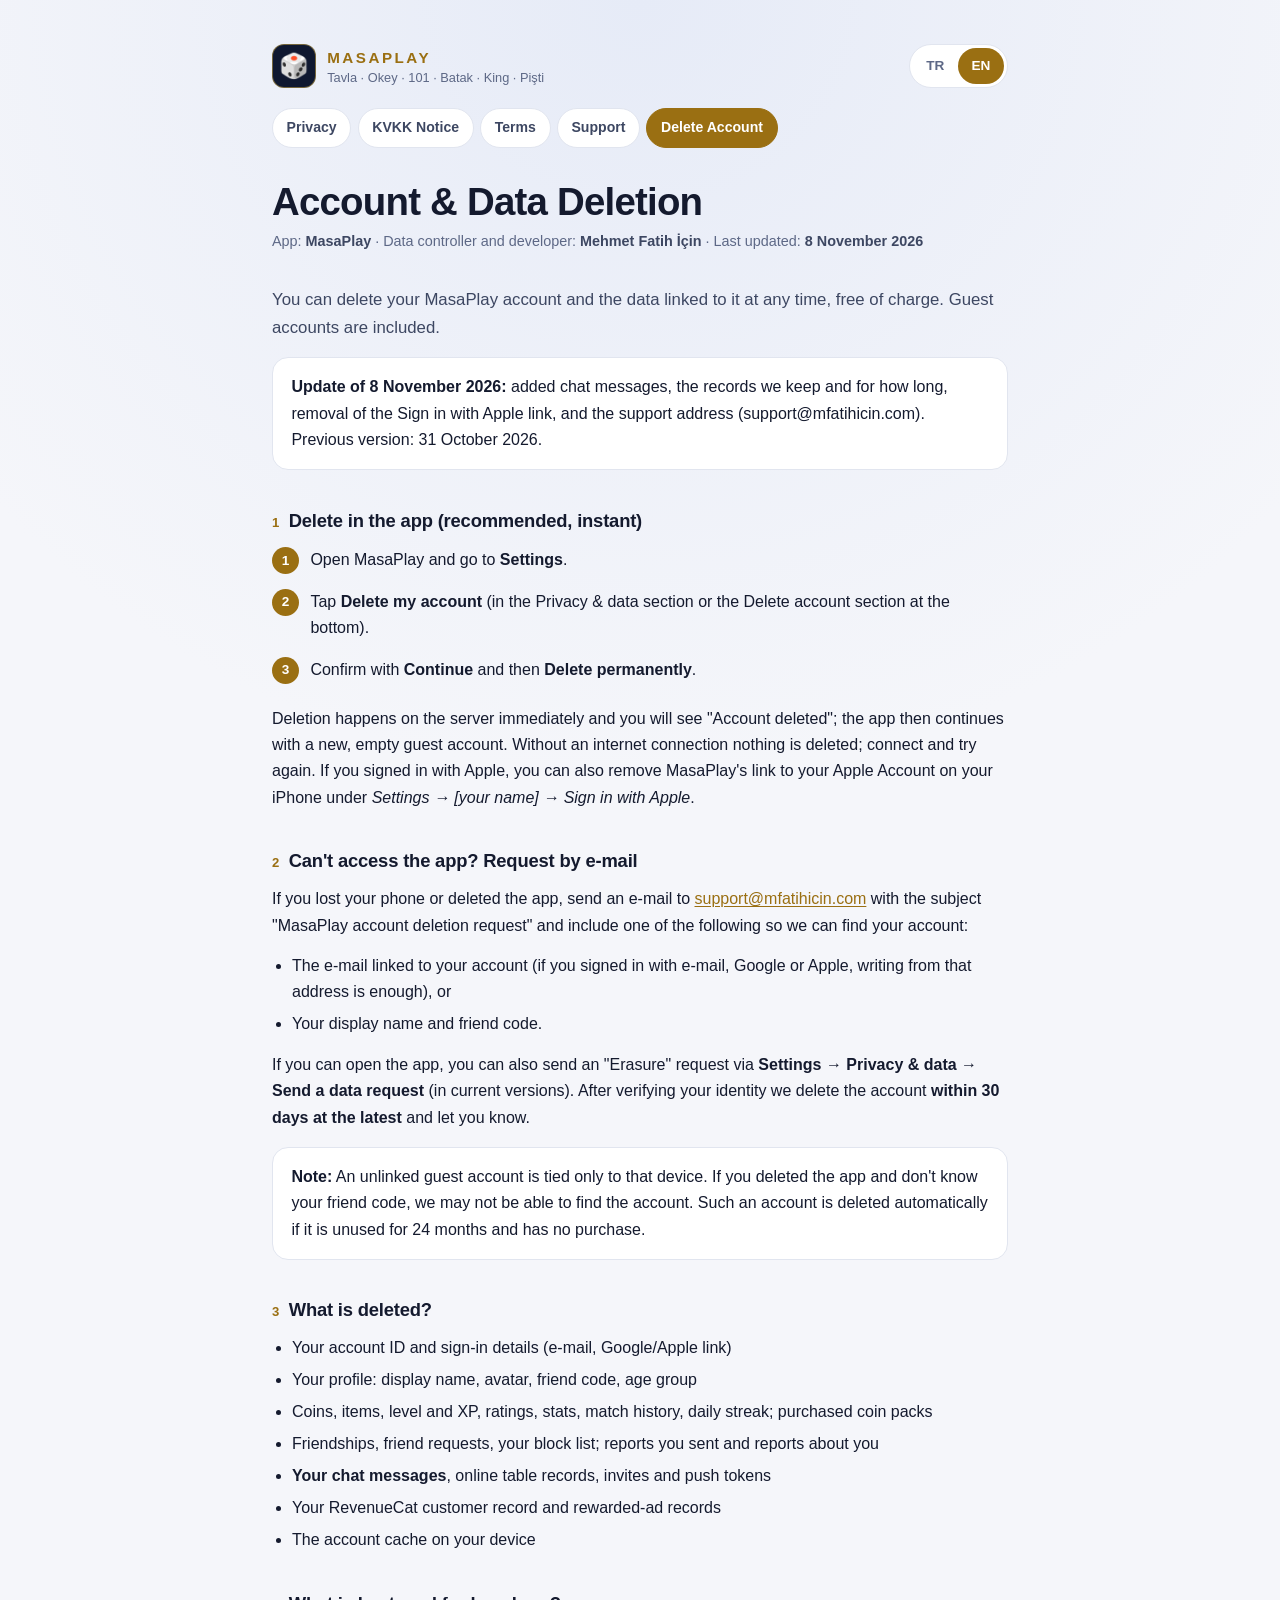
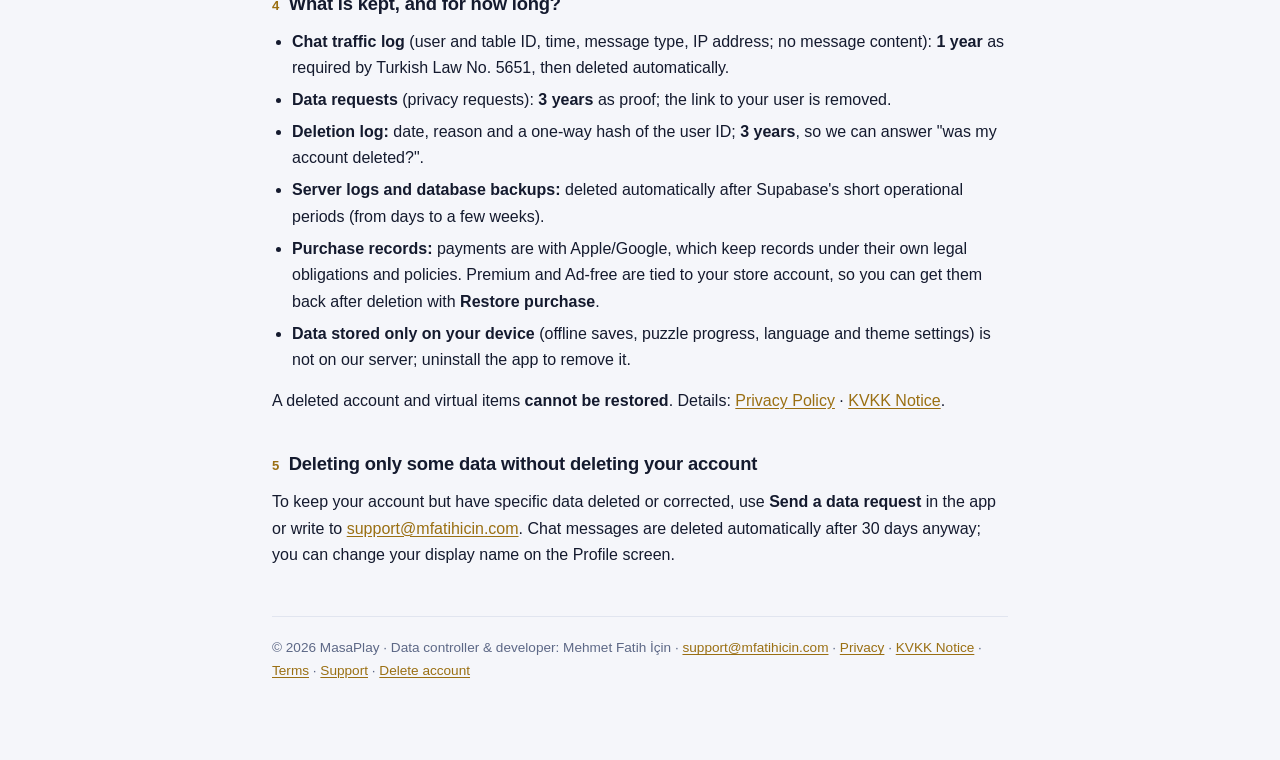
<file: delete-account.html>
<!doctype html>
<html lang="tr">
<head>
<meta charset="utf-8">
<meta name="viewport" content="width=device-width, initial-scale=1, viewport-fit=cover">
<link rel="canonical" href="https://mfatihicin.com/masaplay-privacy/delete-account.html">
<meta http-equiv="Content-Security-Policy" content="default-src 'none'; script-src 'self'; style-src 'self'; img-src 'self' data:; base-uri 'none'; form-action 'none'">
<meta name="referrer" content="no-referrer">
<meta name="theme-color" content="#0b1120">
<meta name="description" content="MasaPlay hesabını ve verilerini silme. Delete your MasaPlay account and data.">
<title>MasaPlay — Hesap ve Veri Silme / Account & Data Deletion</title>
<link rel="icon" href="data:image/svg+xml,%3Csvg xmlns='http://www.w3.org/2000/svg' viewBox='0 0 100 100'%3E%3Ctext y='.9em' font-size='90'%3E%F0%9F%8E%B2%3C/text%3E%3C/svg%3E">
<link rel="stylesheet" href="styles.css">
</head>
<body data-title-tr="MasaPlay — Hesap ve Veri Silme" data-title-en="MasaPlay — Account & Data Deletion">
<a class="skip" href="#main">İçeriğe geç / Skip to content</a>
<div class="wrap">
<header class="top">
  <a class="brand" href="index.html"><span class="logo" aria-hidden="true">🎲</span><span><b>MASAPLAY</b><small>Tavla · Okey · 101 · Batak · King · Pişti</small></span></a>
  <div class="lang" role="group" aria-label="Dil / Language"><button type="button" data-language-button="tr" aria-pressed="true">TR</button><button type="button" data-language-button="en" aria-pressed="false">EN</button></div>
</header>
<nav class="tabs l" lang="tr" aria-label="Sayfalar"><a href="index.html">Gizlilik</a><a href="kvkk.html">KVKK Aydınlatma</a><a href="terms.html">Kullanım Koşulları</a><a href="support.html">Destek</a><a href="delete-account.html" aria-current="page">Hesap Silme</a></nav><nav class="tabs l" lang="en" aria-label="Pages"><a href="index.html">Privacy</a><a href="kvkk.html">KVKK Notice</a><a href="terms.html">Terms</a><a href="support.html">Support</a><a href="delete-account.html" aria-current="page">Delete Account</a></nav>
<main id="main">
<article class="l" lang="tr">
<h1>Hesap ve Veri Silme</h1>
<p class="meta">Uygulama: <b>MasaPlay</b> · Veri sorumlusu ve geliştirici: <b>Mehmet Fatih İçin</b> · Son güncelleme: <b>8 Kasım 2026</b></p>
<p class="lead">MasaPlay hesabını ve ona bağlı verileri istediğin zaman, ücretsiz olarak silebilirsin. Misafir hesaplar da dahildir.</p>
<div class="card"><p><strong>8 Kasım 2026 güncellemesi:</strong> sohbet mesajları, saklanan kayıtlar ve süreleri, Apple ile giriş bağlantısının kaldırılması ve destek adresi (support@mfatihicin.com) eklendi. Önceki sürüm: 31 Ekim 2026.</p></div>

<h2><span class="n">1</span>Uygulama içinden silme (önerilen, anında)</h2>
<ol class="steps">
<li>MasaPlay'i aç ve <strong>Ayarlar</strong> ekranına git.</li>
<li><strong>Hesabımı sil</strong>'e dokun (Gizlilik ve KVKK bölümünde ya da en alttaki Hesabı sil bölümünde).</li>
<li><strong>Devam et</strong> ve ardından <strong>Kalıcı olarak sil</strong> ile onayla.</li>
</ol>
<p>Silme sunucuda hemen gerçekleşir ve "Hesabın silindi" mesajını görürsün; uygulama ardından yeni, boş bir misafir hesapla devam eder. İnternet bağlantısı yoksa hiçbir şey silinmez; bağlanıp tekrar dene. Apple ile giriş yaptıysan, MasaPlay'in Apple hesabına bağlantısını iPhone'da <em>Ayarlar → [adın] → Apple ile Giriş</em> bölümünden de kaldırabilirsin.</p>

<h2><span class="n">2</span>Uygulamaya erişemiyorsan: e-postayla talep</h2>
<p>Telefonu kaybettiysen veya uygulamayı sildiysen <a href="mailto:support@mfatihicin.com?subject=MasaPlay%20hesap%20silme%20talebi">support@mfatihicin.com</a> adresine "MasaPlay hesap silme talebi" konulu bir e-posta gönder ve hesabı bulabilmemiz için şunlardan birini ekle:</p>
<ul>
<li>Hesabına bağlı e-posta adresi (e-posta, Google veya Apple ile giriş yaptıysan bu adresten yazman yeterli), veya</li>
<li>Görünen adın ve arkadaş kodun.</li>
</ul>
<p>Uygulamaya erişebiliyorsan <strong>Ayarlar → Gizlilik ve KVKK → Veri talebi gönder</strong> ile "Silme" talebi de gönderebilirsin (güncel sürümlerde). Kimliğini doğruladıktan sonra hesabını <strong>en geç 30 gün içinde</strong> siler ve sana bildiririz.</p>
<div class="card"><p><strong>Not:</strong> Bağlanmamış bir misafir hesap yalnızca o cihaza bağlıdır. Uygulamayı sildiysen ve arkadaş kodunu bilmiyorsan hesabı bulamayabiliriz. Böyle bir hesap 24 ay hiç kullanılmazsa ve satın alımı yoksa otomatik olarak silinir.</p></div>

<h2><span class="n">3</span>Neler silinir?</h2>
<ul>
<li>Hesap kimliğin ve giriş bilgilerin (e-posta, Google/Apple bağlantısı)</li>
<li>Profilin: görünen ad, avatar, arkadaş kodu, yaş grubu</li>
<li>Jetonlar, eşyalar, seviye ve XP, derece puanları, istatistikler, maç geçmişi, günlük seri; satın alınmış jeton paketleri</li>
<li>Arkadaşlıklar, arkadaşlık istekleri, engelleme listen; gönderdiğin ve hakkında yapılmış şikayet kayıtları</li>
<li><strong>Sohbet mesajların</strong>, online masa kayıtların, davetlerin ve bildirim jetonların</li>
<li>RevenueCat'teki müşteri kaydın ve ödüllü reklam kayıtların</li>
<li>Cihazındaki hesap bilgisi önbelleği</li>
</ul>

<h2><span class="n">4</span>Neler, ne kadar süre saklanır?</h2>
<ul>
<li><strong>Sohbet trafik kaydı</strong> (kullanıcı ve masa kimliği, zaman, mesaj türü, IP adresi; mesaj içeriği yok): 5651 sayılı Kanun gereği <strong>1 yıl</strong>, sonra otomatik silinir.</li>
<li><strong>Veri talepleri</strong> (KVKK başvuruları): ispat için <strong>3 yıl</strong>; kullanıcı bağlantısı kaldırılır.</li>
<li><strong>Silme kaydı:</strong> silme tarihi, sebebi ve kullanıcı kimliğinin geri çevrilemeyen özeti; <strong>3 yıl</strong>. "Hesabım silindi mi?" sorusunu cevaplayabilmek içindir.</li>
<li><strong>Sunucu günlükleri ve veritabanı yedekleri:</strong> Supabase'in kısa işletim süreleri (günler ile birkaç hafta arası) sonunda otomatik silinir.</li>
<li><strong>Satın alma kayıtları:</strong> ödeme Apple/Google'dadır; bu şirketler kayıtları kendi yasal yükümlülükleri gereği kendi politikalarına göre tutar. Premium ve Reklamsız mağaza hesabına bağlı olduğu için hesabını sildikten sonra da <strong>Satın alımı geri yükle</strong> ile yeniden açabilirsin.</li>
<li><strong>Yalnızca cihazında duranlar</strong> (internetsiz oyun kayıtları, bulmaca ilerlemesi, dil ve tema tercihleri) sunucuda değildir; bunları silmek için uygulamayı kaldırman yeterli.</li>
</ul>
<p>Silinen hesap ve sanal öğeler <strong>geri getirilemez</strong>. Ayrıntılar: <a href="index.html">Gizlilik Politikası</a> · <a href="kvkk.html">KVKK Aydınlatma Metni</a>.</p>

<h2><span class="n">5</span>Hesabını silmeden yalnızca bazı verileri sildirmek</h2>
<p>Hesabını korumak ama belirli verilerin silinmesini veya düzeltilmesini istemek için uygulamada <strong>Veri talebi gönder</strong>'i kullan veya <a href="mailto:support@mfatihicin.com">support@mfatihicin.com</a> adresine yaz. Sohbet mesajların zaten 30 gün sonra otomatik silinir; görünen adını Profil ekranından değiştirebilirsin.</p>
</article>
<article class="l" lang="en">
<h1>Account &amp; Data Deletion</h1>
<p class="meta">App: <b>MasaPlay</b> · Data controller and developer: <b>Mehmet Fatih İçin</b> · Last updated: <b>8 November 2026</b></p>
<p class="lead">You can delete your MasaPlay account and the data linked to it at any time, free of charge. Guest accounts are included.</p>
<div class="card"><p><strong>Update of 8 November 2026:</strong> added chat messages, the records we keep and for how long, removal of the Sign in with Apple link, and the support address (support@mfatihicin.com). Previous version: 31 October 2026.</p></div>

<h2><span class="n">1</span>Delete in the app (recommended, instant)</h2>
<ol class="steps">
<li>Open MasaPlay and go to <strong>Settings</strong>.</li>
<li>Tap <strong>Delete my account</strong> (in the Privacy &amp; data section or the Delete account section at the bottom).</li>
<li>Confirm with <strong>Continue</strong> and then <strong>Delete permanently</strong>.</li>
</ol>
<p>Deletion happens on the server immediately and you will see "Account deleted"; the app then continues with a new, empty guest account. Without an internet connection nothing is deleted; connect and try again. If you signed in with Apple, you can also remove MasaPlay's link to your Apple Account on your iPhone under <em>Settings → [your name] → Sign in with Apple</em>.</p>

<h2><span class="n">2</span>Can't access the app? Request by e-mail</h2>
<p>If you lost your phone or deleted the app, send an e-mail to <a href="mailto:support@mfatihicin.com?subject=MasaPlay%20account%20deletion%20request">support@mfatihicin.com</a> with the subject "MasaPlay account deletion request" and include one of the following so we can find your account:</p>
<ul>
<li>The e-mail linked to your account (if you signed in with e-mail, Google or Apple, writing from that address is enough), or</li>
<li>Your display name and friend code.</li>
</ul>
<p>If you can open the app, you can also send an "Erasure" request via <strong>Settings → Privacy &amp; data → Send a data request</strong> (in current versions). After verifying your identity we delete the account <strong>within 30 days at the latest</strong> and let you know.</p>
<div class="card"><p><strong>Note:</strong> An unlinked guest account is tied only to that device. If you deleted the app and don't know your friend code, we may not be able to find the account. Such an account is deleted automatically if it is unused for 24 months and has no purchase.</p></div>

<h2><span class="n">3</span>What is deleted?</h2>
<ul>
<li>Your account ID and sign-in details (e-mail, Google/Apple link)</li>
<li>Your profile: display name, avatar, friend code, age group</li>
<li>Coins, items, level and XP, ratings, stats, match history, daily streak; purchased coin packs</li>
<li>Friendships, friend requests, your block list; reports you sent and reports about you</li>
<li><strong>Your chat messages</strong>, online table records, invites and push tokens</li>
<li>Your RevenueCat customer record and rewarded-ad records</li>
<li>The account cache on your device</li>
</ul>

<h2><span class="n">4</span>What is kept, and for how long?</h2>
<ul>
<li><strong>Chat traffic log</strong> (user and table ID, time, message type, IP address; no message content): <strong>1 year</strong> as required by Turkish Law No. 5651, then deleted automatically.</li>
<li><strong>Data requests</strong> (privacy requests): <strong>3 years</strong> as proof; the link to your user is removed.</li>
<li><strong>Deletion log:</strong> date, reason and a one-way hash of the user ID; <strong>3 years</strong>, so we can answer "was my account deleted?".</li>
<li><strong>Server logs and database backups:</strong> deleted automatically after Supabase's short operational periods (from days to a few weeks).</li>
<li><strong>Purchase records:</strong> payments are with Apple/Google, which keep records under their own legal obligations and policies. Premium and Ad-free are tied to your store account, so you can get them back after deletion with <strong>Restore purchase</strong>.</li>
<li><strong>Data stored only on your device</strong> (offline saves, puzzle progress, language and theme settings) is not on our server; uninstall the app to remove it.</li>
</ul>
<p>A deleted account and virtual items <strong>cannot be restored</strong>. Details: <a href="index.html">Privacy Policy</a> · <a href="kvkk.html">KVKK Notice</a>.</p>

<h2><span class="n">5</span>Deleting only some data without deleting your account</h2>
<p>To keep your account but have specific data deleted or corrected, use <strong>Send a data request</strong> in the app or write to <a href="mailto:support@mfatihicin.com">support@mfatihicin.com</a>. Chat messages are deleted automatically after 30 days anyway; you can change your display name on the Profile screen.</p>
</article>
</main>
<footer>
  <p class="l" lang="tr">© 2026 MasaPlay · Veri sorumlusu ve geliştirici: Mehmet Fatih İçin · <a href="mailto:support@mfatihicin.com">support@mfatihicin.com</a> · <a href="index.html">Gizlilik</a> · <a href="kvkk.html">KVKK Aydınlatma Metni</a> · <a href="terms.html">Kullanım Koşulları</a> · <a href="support.html">Destek</a> · <a href="delete-account.html">Hesap silme</a></p>
  <p class="l" lang="en">© 2026 MasaPlay · Data controller &amp; developer: Mehmet Fatih İçin · <a href="mailto:support@mfatihicin.com">support@mfatihicin.com</a> · <a href="index.html">Privacy</a> · <a href="kvkk.html">KVKK Notice</a> · <a href="terms.html">Terms</a> · <a href="support.html">Support</a> · <a href="delete-account.html">Delete account</a></p>
</footer>
</div>
<script src="site.js"></script>
</body>
</html>
</file>
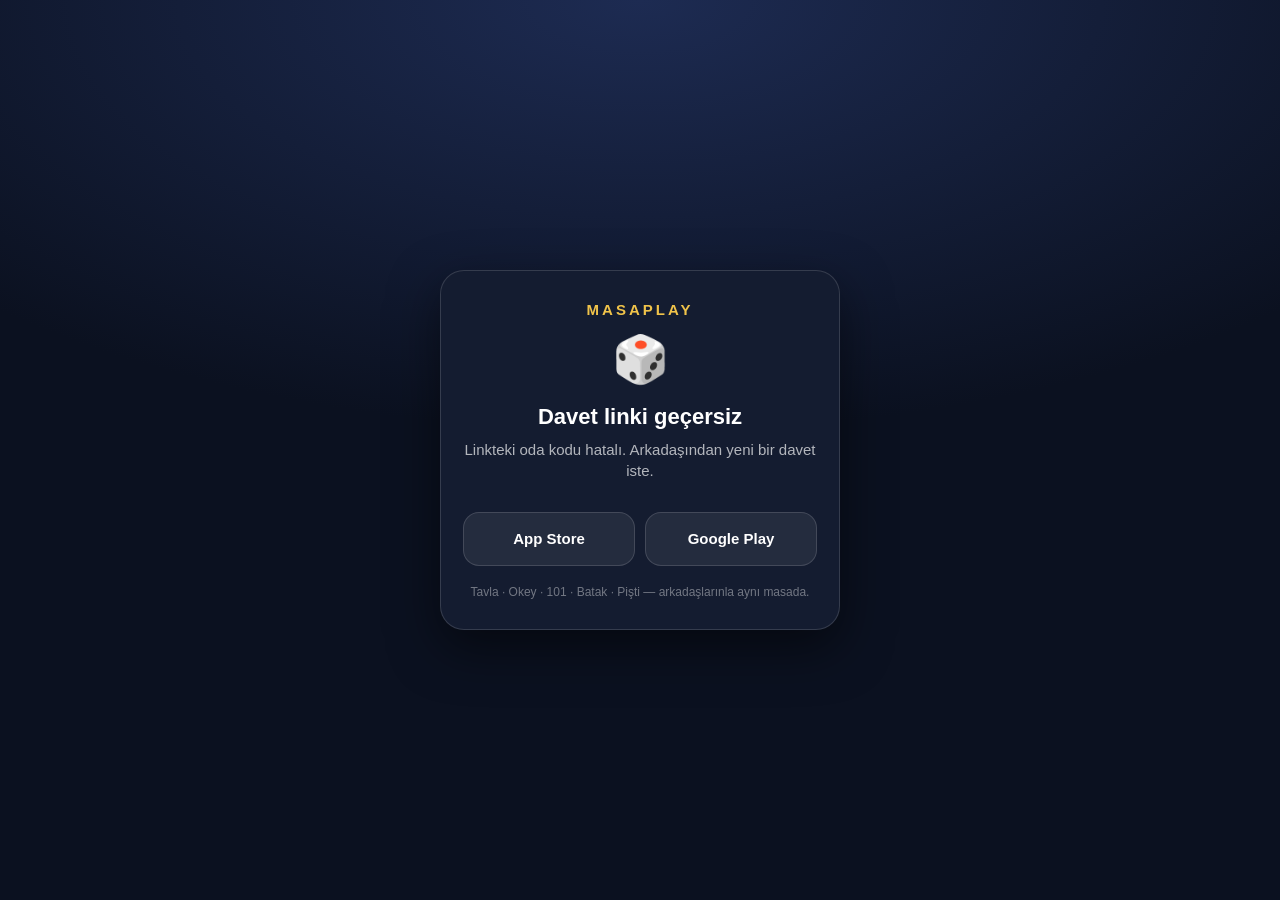
<file: join.html>
<!doctype html>
<html lang="tr">
<head>
<meta charset="utf-8">
<meta name="viewport" content="width=device-width, initial-scale=1, viewport-fit=cover">
<meta http-equiv="Content-Security-Policy" content="default-src 'none'; script-src 'self'; style-src 'unsafe-inline'; img-src 'self' data:; connect-src https://zdbcfqgybkyvhmanqqvy.supabase.co; base-uri 'none'; form-action 'none'">
<meta name="referrer" content="no-referrer">
<meta name="robots" content="noindex">
<meta name="color-scheme" content="dark">
<meta name="theme-color" content="#0b1120">
<title>MasaPlay — Masaya davet</title>
<meta property="og:title" content="MasaPlay — Masama gel!">
<meta property="og:description" content="Tavla, Okey, 101, Batak, Pişti — arkadaşlarınla aynı masada.">
<style>
  :root{--bg:#0b1120;--card:#141c30;--ink:#fff;--muted:rgba(255,255,255,.68);--gold:#f0c34a;--blue:#3a6df0;--line:rgba(255,255,255,.14)}
  *{box-sizing:border-box}
  html,body{margin:0;background:var(--bg);color:var(--ink);font:16px/1.45 -apple-system,BlinkMacSystemFont,"Segoe UI",Roboto,sans-serif}
  body{min-height:100vh;display:flex;align-items:center;justify-content:center;padding:24px 16px;background:radial-gradient(120% 80% at 50% 0%,#1d2b52 0%,var(--bg) 60%)}
  .card{width:100%;max-width:400px;background:var(--card);border:1px solid var(--line);border-radius:24px;padding:28px 22px;text-align:center;box-shadow:0 18px 50px rgba(0,0,0,.5)}
  .logo{font-weight:900;font-size:15px;letter-spacing:3px;color:var(--gold)}
  .dice{font-size:46px;margin:6px 0 2px}
  h1{font-size:22px;line-height:1.25;margin:10px 0 8px}
  p{color:var(--muted);margin:0 0 18px;font-size:15px}
  .code{display:inline-block;font-weight:900;font-size:30px;letter-spacing:6px;color:var(--gold);background:rgba(240,195,74,.1);border:1px dashed rgba(240,195,74,.5);border-radius:14px;padding:8px 16px;margin:0 0 4px;font-variant-numeric:tabular-nums}
  .btn{display:block;text-decoration:none;font-weight:800;border-radius:16px;padding:15px 16px;margin:12px 0 0;font-size:17px}
  .primary{background:var(--blue);color:#fff;box-shadow:0 5px 0 rgba(0,0,0,.3)}
  .ghost{background:rgba(255,255,255,.07);color:#fff;border:1px solid var(--line);font-size:15px}
  .row{display:flex;gap:10px}.row .btn{flex:1}
  .link{background:none;border:0;color:var(--muted);font:inherit;font-size:13px;text-decoration:underline;cursor:pointer;padding:4px}
  .hidden{display:none}
  #hint{color:var(--muted);font-size:13px;margin-top:14px}
  small{display:block;color:rgba(255,255,255,.4);font-size:12px;margin-top:18px}
</style>
</head>
<body>
<main class="card">
  <div class="logo">MASAPLAY</div>
  <div class="dice" aria-hidden="true">🎲</div>
  <h1 id="title">Masaya davetlisin</h1>
  <p id="sub">Uygulamada aç, direkt masaya otur.</p>
  <div id="codeBox" class="hidden">
    <div id="code" class="code" aria-label="Oda kodu"></div><br>
    <button id="copy" class="link hidden" type="button">Kodu kopyala</button>
  </div>
  <a id="open" class="btn primary hidden" href="#">Uygulamada aç</a>
  <div id="hint" class="hidden">Uygulama açılmadı mı? Önce MasaPlay'i indir, sonra bu linke tekrar dokun ya da uygulamada “Katıl”a oda kodunu yaz.</div>
  <div class="row">
    <a class="btn ghost" href="https://apps.apple.com/app/id6794448129" rel="noopener noreferrer">App Store</a>
    <a class="btn ghost" href="https://play.google.com/store/apps/details?id=com.mfatihicin.masaplay" rel="noopener noreferrer">Google Play</a>
  </div>
  <small>Tavla · Okey · 101 · Batak · Pişti — arkadaşlarınla aynı masada.</small>
</main>
<script src="join.js"></script>
</body>
</html>
</file>
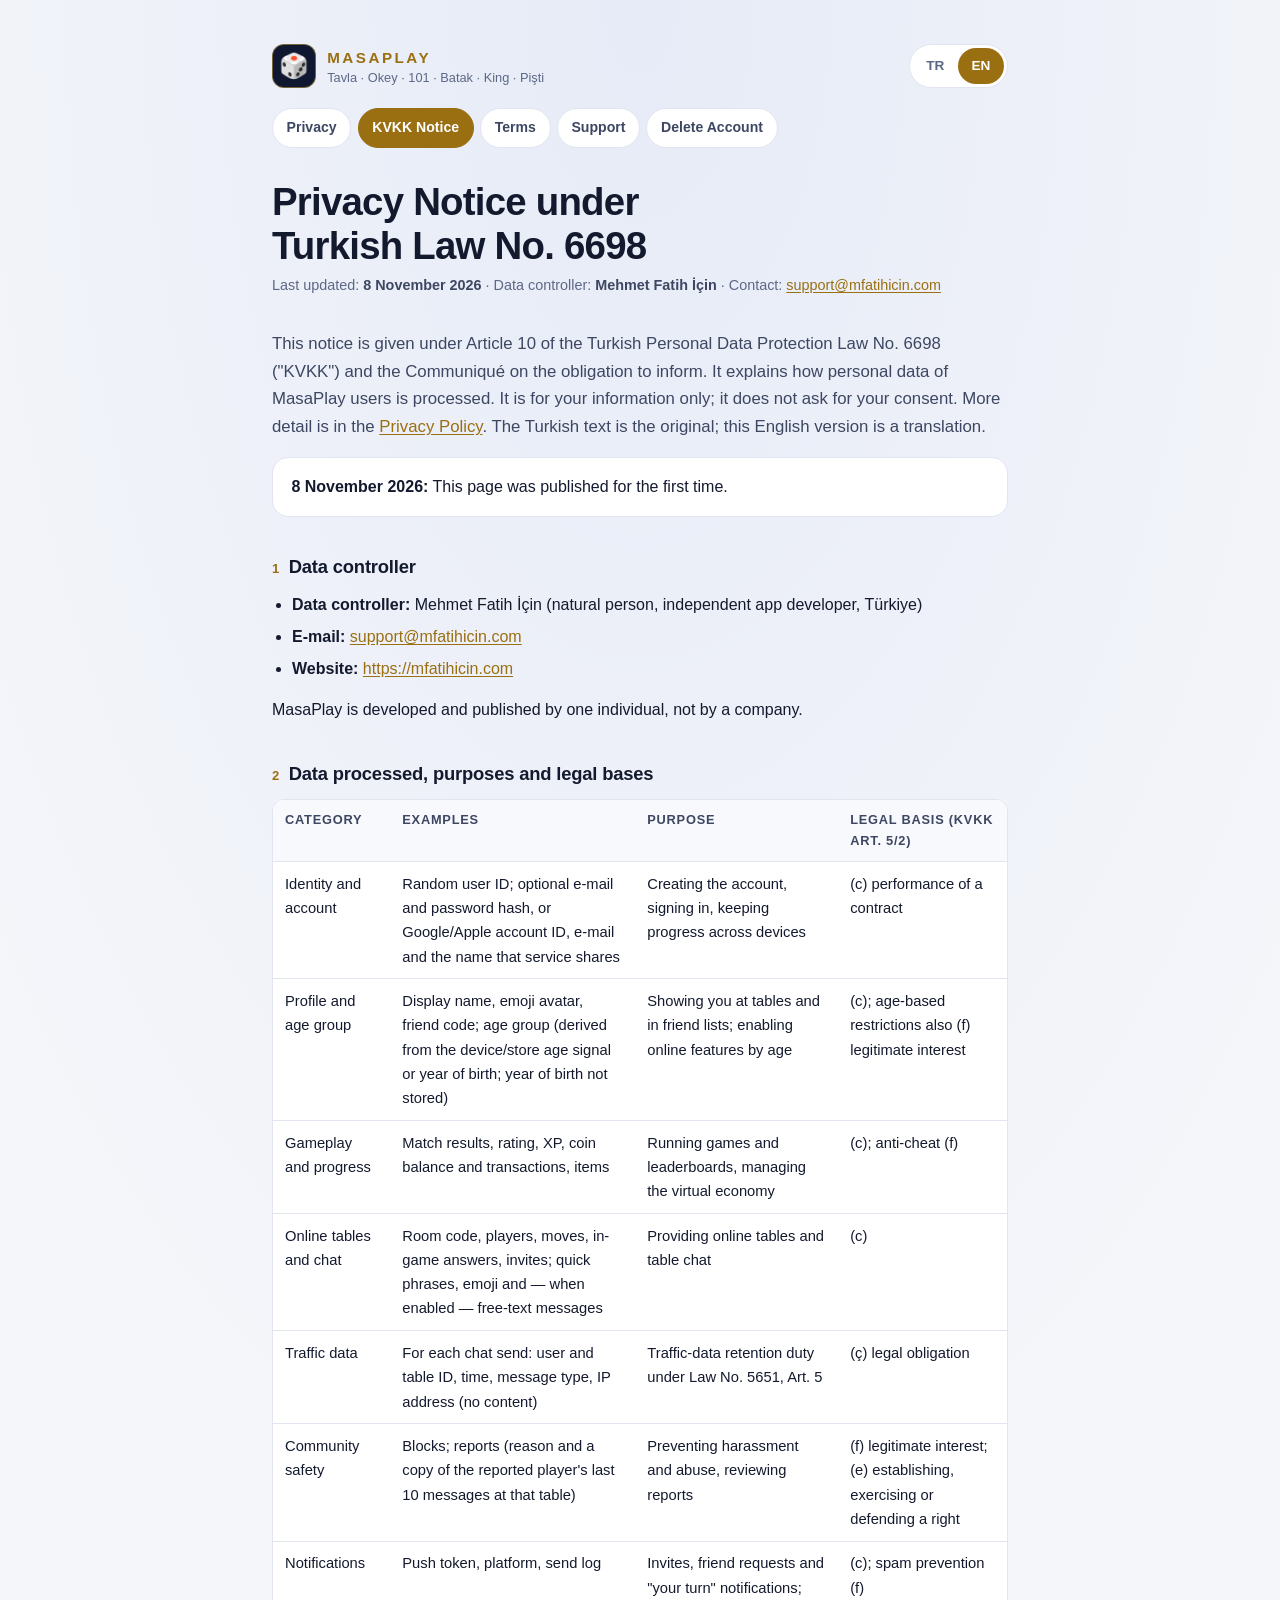
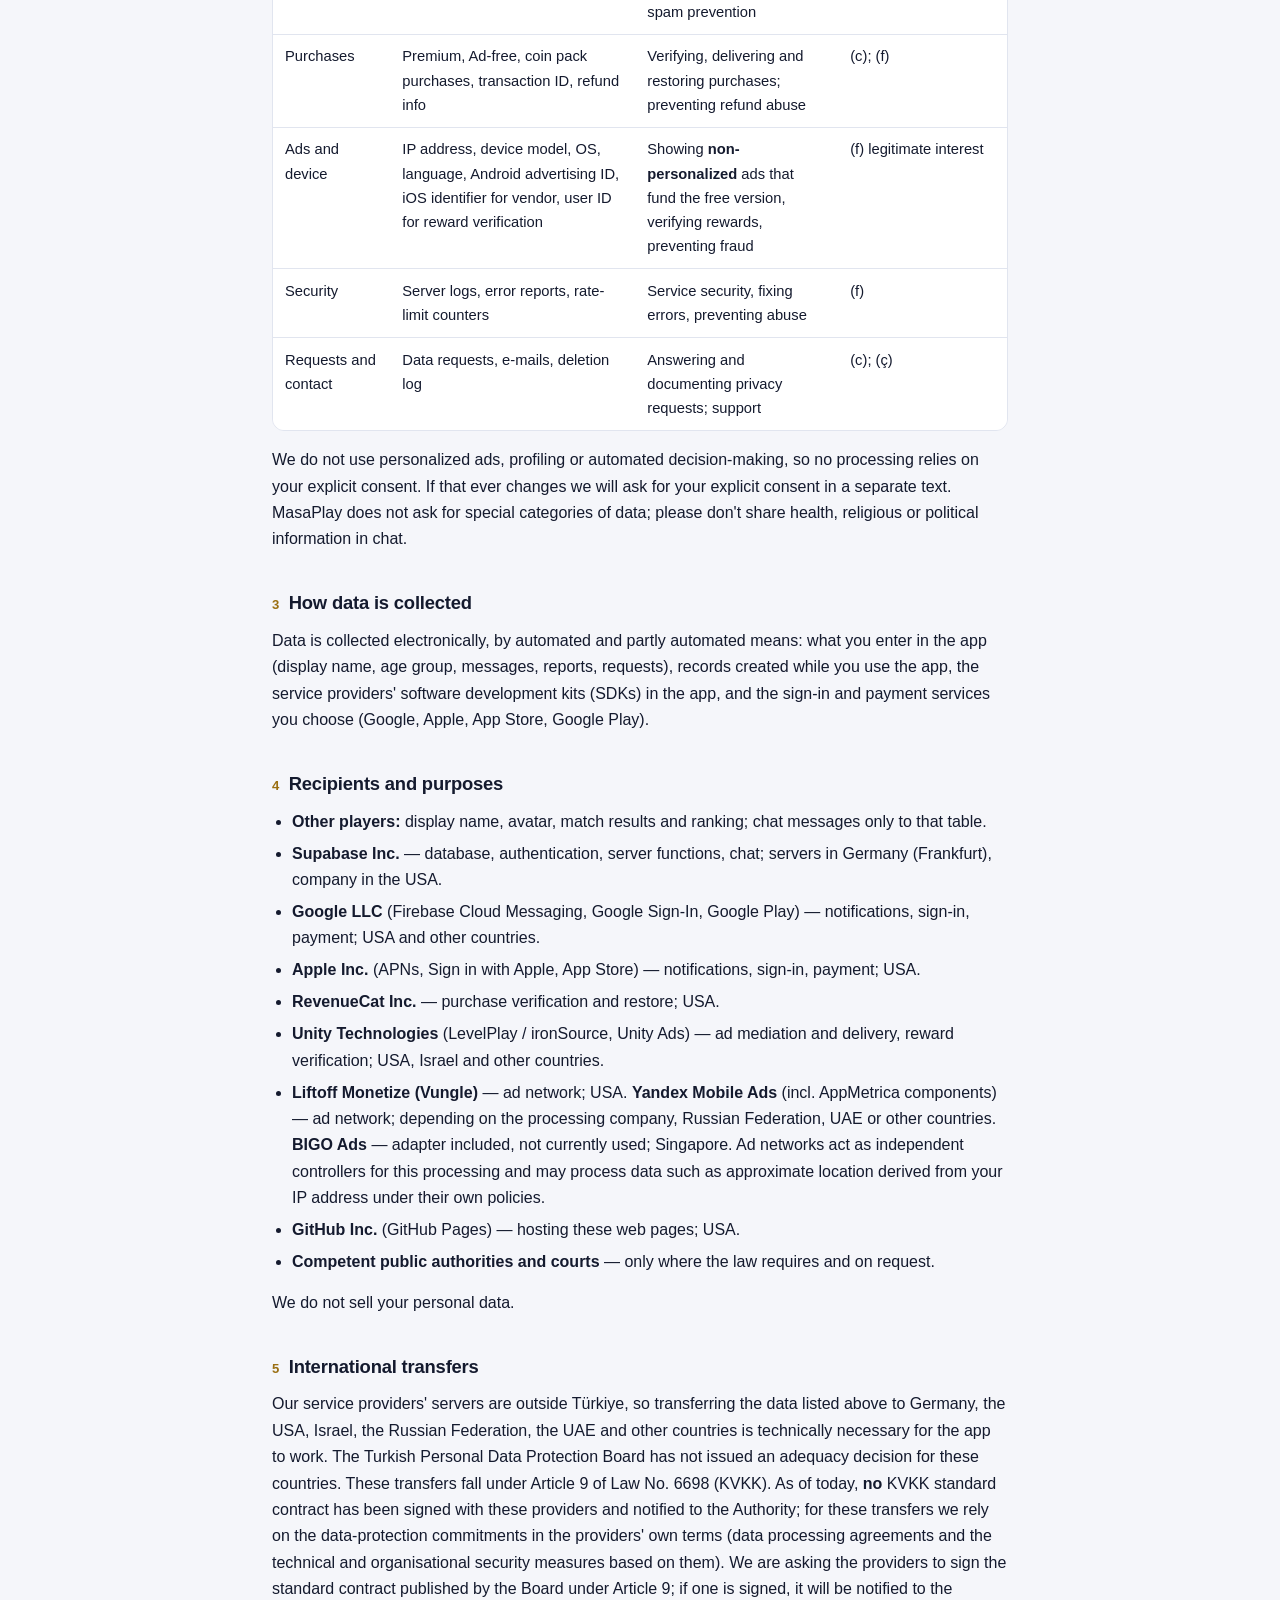
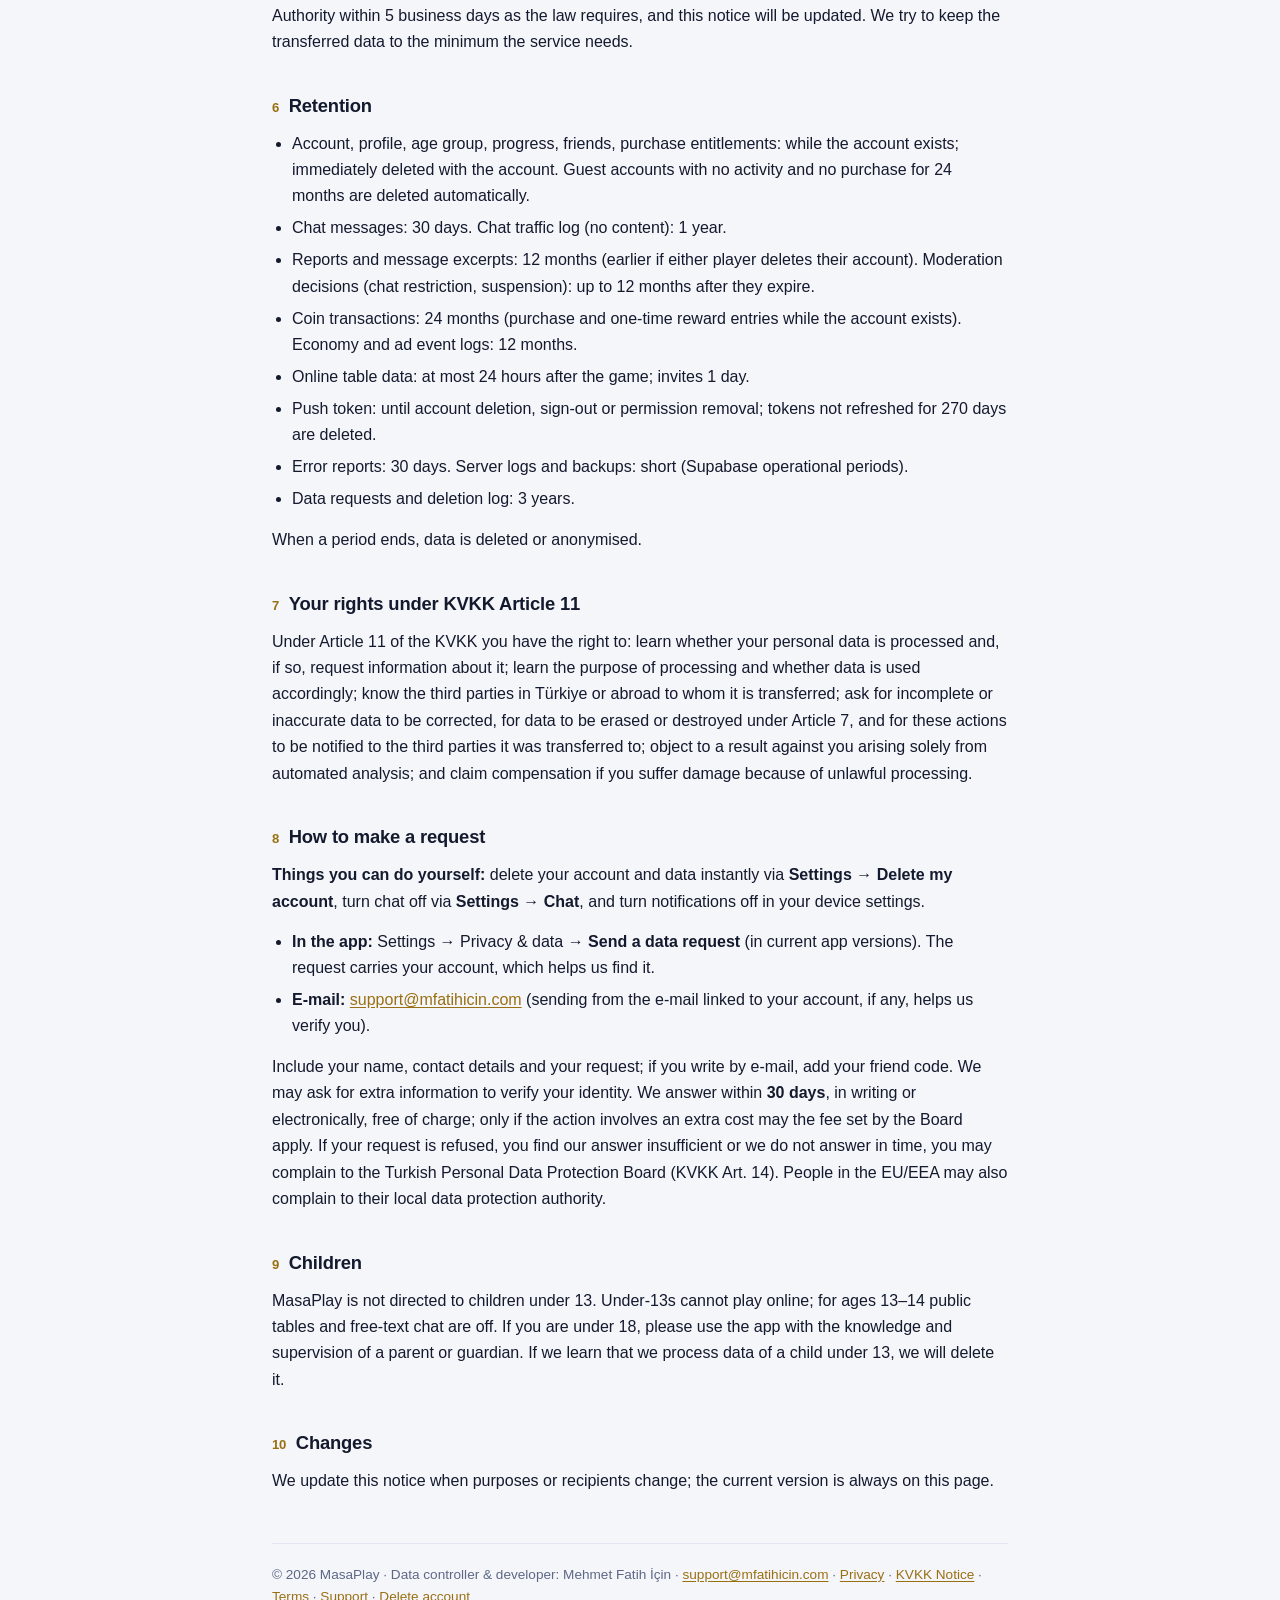
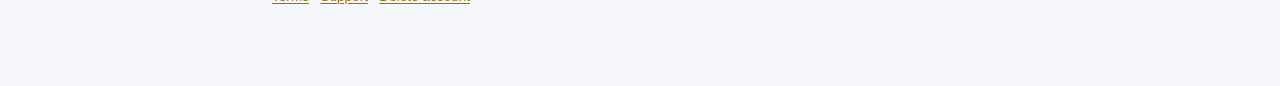
<file: kvkk.html>
<!doctype html>
<html lang="tr">
<head>
<meta charset="utf-8">
<meta name="viewport" content="width=device-width, initial-scale=1, viewport-fit=cover">
<link rel="canonical" href="https://mfatihicin.com/masaplay-privacy/kvkk.html">
<meta http-equiv="Content-Security-Policy" content="default-src 'none'; script-src 'self'; style-src 'self'; img-src 'self' data:; base-uri 'none'; form-action 'none'">
<meta name="referrer" content="no-referrer">
<meta name="theme-color" content="#0b1120">
<meta name="description" content="MasaPlay KVKK aydınlatma metni. Privacy notice under Turkish Law No. 6698.">
<title>MasaPlay — KVKK Aydınlatma Metni / Privacy Notice (Law No. 6698)</title>
<link rel="icon" href="data:image/svg+xml,%3Csvg xmlns='http://www.w3.org/2000/svg' viewBox='0 0 100 100'%3E%3Ctext y='.9em' font-size='90'%3E%F0%9F%8E%B2%3C/text%3E%3C/svg%3E">
<link rel="stylesheet" href="styles.css">
</head>
<body data-title-tr="MasaPlay — KVKK Aydınlatma Metni" data-title-en="MasaPlay — Privacy Notice (Law No. 6698)">
<a class="skip" href="#main">İçeriğe geç / Skip to content</a>
<div class="wrap">
<header class="top">
  <a class="brand" href="index.html"><span class="logo" aria-hidden="true">🎲</span><span><b>MASAPLAY</b><small>Tavla · Okey · 101 · Batak · King · Pişti</small></span></a>
  <div class="lang" role="group" aria-label="Dil / Language"><button type="button" data-language-button="tr" aria-pressed="true">TR</button><button type="button" data-language-button="en" aria-pressed="false">EN</button></div>
</header>
<nav class="tabs l" lang="tr" aria-label="Sayfalar"><a href="index.html">Gizlilik</a><a href="kvkk.html" aria-current="page">KVKK Aydınlatma</a><a href="terms.html">Kullanım Koşulları</a><a href="support.html">Destek</a><a href="delete-account.html">Hesap Silme</a></nav><nav class="tabs l" lang="en" aria-label="Pages"><a href="index.html">Privacy</a><a href="kvkk.html" aria-current="page">KVKK Notice</a><a href="terms.html">Terms</a><a href="support.html">Support</a><a href="delete-account.html">Delete Account</a></nav>
<main id="main">
<article class="l" lang="tr">
<h1>KVKK Aydınlatma Metni</h1>
<p class="meta">Son güncelleme: <b>8 Kasım 2026</b> · Veri sorumlusu: <b>Mehmet Fatih İçin</b> · İletişim: <a href="mailto:support@mfatihicin.com">support@mfatihicin.com</a></p>
<p class="lead">Bu metin, 6698 sayılı Kişisel Verilerin Korunması Kanunu'nun ("KVKK") 10. maddesi ve Aydınlatma Yükümlülüğünün Yerine Getirilmesinde Uyulacak Usul ve Esaslar Hakkında Tebliğ uyarınca, MasaPlay mobil uygulamasını kullananların kişisel verilerinin nasıl işlendiğini açıklar. Bu bir bilgilendirme metnidir; senden onay istemez. Daha ayrıntılı bilgi <a href="index.html">Gizlilik Politikası</a>'ndadır.</p>
<div class="card"><p><strong>8 Kasım 2026:</strong> Bu sayfa ilk kez yayımlandı.</p></div>

<h2><span class="n">1</span>Veri sorumlusu</h2>
<ul>
<li><strong>Veri sorumlusu:</strong> Mehmet Fatih İçin (gerçek kişi, bağımsız uygulama geliştiricisi, Türkiye)</li>
<li><strong>E-posta:</strong> <a href="mailto:support@mfatihicin.com">support@mfatihicin.com</a></li>
<li><strong>İnternet sitesi:</strong> <a href="https://mfatihicin.com">https://mfatihicin.com</a></li>
</ul>
<p>MasaPlay bir şirket tarafından değil, tek bir kişi tarafından geliştirilir ve yayımlanır.</p>

<h2><span class="n">2</span>İşlenen veriler, amaçlar ve hukuki sebepler</h2>
<div class="table-wrap"><table>
<thead><tr><th scope="col">Veri kategorisi</th><th scope="col">Örnek veriler</th><th scope="col">Amaç</th><th scope="col">Hukuki sebep (KVKK m.5/2)</th></tr></thead>
<tbody>
<tr><td>Kimlik ve hesap</td><td>Rastgele kullanıcı kimliği; isteğe bağlı e-posta ve şifre özeti, ya da Google/Apple hesap kimliği, e-postası ve bu hizmetin paylaştığı ad</td><td>Hesabı oluşturmak, oturum açmak, ilerlemeyi cihazlar arasında korumak</td><td>(c) sözleşmenin kurulması ve ifası</td></tr>
<tr><td>Profil ve yaş grubu</td><td>Görünen ad, emoji avatar, arkadaş kodu; yaş grubu (cihaz/mağaza yaş bilgisinden veya doğum yılından belirlenir; doğum yılı saklanmaz)</td><td>Seni masada ve arkadaş listesinde göstermek; online özellikleri yaşa uygun açmak</td><td>(c); yaşa göre kısıtlama için ayrıca (f) meşru menfaat</td></tr>
<tr><td>Oyun ve ilerleme</td><td>Maç sonuçları, derece puanı, XP, jeton bakiyesi ve hareketleri, eşyalar</td><td>Oyunları ve sıralamaları çalıştırmak, sanal ekonomiyi yönetmek</td><td>(c); hile önleme için (f)</td></tr>
<tr><td>Online masa ve sohbet</td><td>Oda kodu, oyuncular, hamleler, oyun içi cevaplar, davetler; hazır mesajlar, emojiler ve — açıksa — serbest metin mesajlar</td><td>Online masaları ve masa içi sohbeti sunmak</td><td>(c)</td></tr>
<tr><td>Trafik bilgisi</td><td>Sohbet gönderiminde kullanıcı ve masa kimliği, zaman, mesaj türü, IP adresi (içerik yok)</td><td>5651 sayılı Kanun m.5 kapsamındaki trafik bilgisi saklama yükümlülüğü</td><td>(ç) hukuki yükümlülük</td></tr>
<tr><td>Topluluk güvenliği</td><td>Engellemeler; şikayetler (sebep ve şikayet edilen oyuncunun o masadaki son 10 mesajının kopyası)</td><td>Taciz ve kötüye kullanımı önlemek, şikayetleri incelemek</td><td>(f) meşru menfaat; (e) bir hakkın tesisi, kullanılması veya korunması</td></tr>
<tr><td>Bildirim</td><td>Bildirim jetonu, cihaz platformu, gönderim kaydı</td><td>Davet, arkadaşlık isteği ve "sıra sende" bildirimleri; spam önleme</td><td>(c); spam önleme için (f)</td></tr>
<tr><td>Satın alma</td><td>Premium, Reklamsız, jeton paketi alımları, işlem kimliği, iade bilgisi</td><td>Satın alımı doğrulamak, teslim etmek, geri yüklemek; iade kötüye kullanımını önlemek</td><td>(c); (f)</td></tr>
<tr><td>Reklam ve cihaz</td><td>IP adresi, cihaz modeli, işletim sistemi, dil, Android reklam kimliği, iOS satıcı kimliği, ödül doğrulaması için kullanıcı kimliği</td><td>Ücretsiz sürümü finanse eden <strong>kişiselleştirilmemiş</strong> reklamları göstermek, ödülü doğrulamak, sahtekarlığı önlemek</td><td>(f) meşru menfaat</td></tr>
<tr><td>İşlem güvenliği</td><td>Sunucu günlükleri, hata raporları, hız sınırı sayaçları</td><td>Hizmet güvenliği, hata giderme, kötüye kullanımı önleme</td><td>(f)</td></tr>
<tr><td>Başvuru ve iletişim</td><td>Veri talepleri, e-postalar, silme kaydı</td><td>KVKK başvurularını cevaplamak ve ispat etmek; destek</td><td>(c); (ç)</td></tr>
</tbody></table></div>
<p>Kişiselleştirilmiş reklam, profilleme veya otomatik karar alma yapmıyoruz; bu nedenle açık rızana dayanan bir işleme yoktur. İleride böyle bir işleme başlarsak ayrı bir metinle açık rızanı isteriz. MasaPlay özel nitelikli kişisel veri istemez; lütfen sohbette sağlık, din, siyasi görüş gibi bilgileri paylaşma.</p>

<h2><span class="n">3</span>Toplama yöntemi</h2>
<p>Veriler elektronik ortamda, otomatik ve kısmen otomatik yollarla toplanır: senin uygulamaya girdiklerin (görünen ad, yaş grubu, mesajlar, şikayetler, talepler), uygulamayı kullanırken oluşan kayıtlar, uygulamadaki hizmet sağlayıcı yazılım geliştirme kitleri (SDK) ve senin seçtiğin giriş ve ödeme hizmetleri (Google, Apple, App Store, Google Play) aracılığıyla.</p>

<h2><span class="n">4</span>Aktarılan kişiler ve amaçları</h2>
<ul>
<li><strong>Diğer oyuncular:</strong> görünen ad, avatar, maç sonuçları ve sıralama; sohbet mesajları yalnızca o masadakilere.</li>
<li><strong>Supabase Inc.</strong> — veritabanı, kimlik doğrulama, sunucu fonksiyonları, sohbet; sunucu Almanya (Frankfurt), şirket ABD.</li>
<li><strong>Google LLC</strong> (Firebase Cloud Messaging, Google ile Giriş, Google Play) — bildirim, giriş, ödeme; ABD ve diğer ülkeler.</li>
<li><strong>Apple Inc.</strong> (APNs, Apple ile Giriş, App Store) — bildirim, giriş, ödeme; ABD.</li>
<li><strong>RevenueCat Inc.</strong> — satın alma doğrulama ve geri yükleme; ABD.</li>
<li><strong>Unity Technologies</strong> (LevelPlay / ironSource, Unity Ads) — reklam aracılığı ve gösterimi, ödül doğrulama; ABD, İsrail ve diğer ülkeler.</li>
<li><strong>Liftoff Monetize (Vungle)</strong> — reklam ağı; ABD. <strong>Yandex Mobile Ads</strong> (AppMetrica bileşenleri dahil) — reklam ağı; işleyen şirkete göre Rusya Federasyonu, BAE veya diğer ülkeler. <strong>BIGO Ads</strong> — bağdaştırıcısı uygulamada var, şu an kullanılmıyor; Singapur. Reklam ağları bu işlemler bakımından kendi adlarına veri sorumlusudur ve IP adresine dayalı yaklaşık konum gibi verileri kendi politikaları kapsamında işleyebilir.</li>
<li><strong>GitHub Inc.</strong> (GitHub Pages) — bu web sayfalarının barındırılması; ABD.</li>
<li><strong>Yetkili kamu kurum ve kuruluşları ile yargı mercileri</strong> — yalnızca kanuni yükümlülük kapsamında ve talep hâlinde.</li>
</ul>
<p>Kişisel verilerini satmayız.</p>

<h2><span class="n">5</span>Yurt dışına aktarım</h2>
<p>Hizmet sağlayıcılarımızın sunucuları Türkiye dışındadır; yukarıda sayılan verilerin Almanya, ABD, İsrail, Rusya Federasyonu, BAE ve diğer ülkelere aktarılması uygulamanın çalışması için teknik bir gerekliliktir. Bu ülkeler için Kişisel Verileri Koruma Kurulu'nun verdiği bir yeterlilik kararı bulunmamaktadır. Bu aktarımlar KVKK m.9 kapsamındadır. Bugün itibarıyla sağlayıcılarla imzalanmış ve Kurum'a bildirilmiş bir KVKK standart sözleşmesi <strong>bulunmamaktadır</strong>; aktarımlarda sağlayıcıların sözleşmelerinde yer alan veri koruma taahhütlerine (veri işleme sözleşmeleri ve bunlara dayalı teknik ve idari güvenlik önlemleri) dayanıyoruz. KVKK m.9'da öngörülen standart sözleşmenin imzalanmasını sağlayıcılardan talep ediyoruz; bir sözleşme imzalanırsa Kanun gereği 5 iş günü içinde Kurum'a bildirilecek ve bu metin güncellenecektir. Aktarılan veriyi, hizmetin gerektirdiği en az düzeyde tutmaya çalışıyoruz.</p>

<h2><span class="n">6</span>Saklama süreleri</h2>
<ul>
<li>Hesap, profil, yaş grubu, ilerleme, arkadaşlar, satın alma hakları: hesap süresince; hesap silinince hemen. 24 ay hareketsiz ve satın alımı olmayan misafir hesaplar otomatik silinir.</li>
<li>Sohbet mesajları: 30 gün. Sohbet trafik kaydı (içeriksiz): 1 yıl.</li>
<li>Şikayetler ve mesaj alıntıları: 12 ay (taraflardan biri hesabını silerse daha önce). Moderasyon kararları (sohbet kısıtlaması, askıya alma): süresi bittikten sonra en geç 12 ay.</li>
<li>Jeton hareketleri: 24 ay (satın alma ve tek seferlik ödül kayıtları hesap süresince). Ekonomi ve reklam olay kayıtları: 12 ay.</li>
<li>Online masa verileri: oyun bittikten sonra en fazla 24 saat; davetler 1 gün.</li>
<li>Bildirim jetonu: hesap silinene, oturum kapanana veya izin kaldırılana kadar; 270 gün yenilenmeyen jetonlar silinir.</li>
<li>Hata raporları: 30 gün. Sunucu günlükleri ve yedekler: kısa süreli (Supabase işletim süreleri).</li>
<li>Veri talepleri ve silme kaydı: 3 yıl.</li>
</ul>
<p>Süre dolunca veriler silinir veya anonim hâle getirilir.</p>

<h2><span class="n">7</span>KVKK m.11 kapsamındaki hakların</h2>
<p>KVKK m.11 kapsamında şu haklara sahipsin: kişisel verilerinin işlenip işlenmediğini öğrenme ve işlenmişse bilgi isteme; işlenme amacını ve amacına uygun kullanılıp kullanılmadığını öğrenme; yurt içinde veya yurt dışında aktarıldığı üçüncü kişileri bilme; eksik veya yanlış işlenmişse düzeltilmesini, KVKK m.7 çerçevesinde silinmesini veya yok edilmesini ve bu işlemlerin aktarılan üçüncü kişilere bildirilmesini isteme; münhasıran otomatik sistemlerle analiz edilmesi sonucu aleyhine bir sonuç çıkmasına itiraz etme; kanuna aykırı işleme nedeniyle zarara uğrarsan zararın giderilmesini talep etme.</p>

<h2><span class="n">8</span>Nasıl başvurabilirsin?</h2>
<p><strong>Kendin yapabileceklerin:</strong> hesabını ve verilerini <strong>Ayarlar → Hesabımı sil</strong> ile anında silebilir, sohbeti <strong>Ayarlar → Sohbet</strong> ile kapatabilir, bildirimleri cihaz ayarlarından kapatabilirsin.</p>
<ul>
<li><strong>Uygulama içinden:</strong> Ayarlar → Gizlilik ve KVKK → <strong>Veri talebi gönder</strong> (uygulamanın güncel sürümlerinde). Talep hesabına bağlı olarak gelir; hesabını bulmamızı kolaylaştırır.</li>
<li><strong>E-posta:</strong> <a href="mailto:support@mfatihicin.com?subject=MasaPlay%20KVKK%20veri%20talebi">support@mfatihicin.com</a> (varsa hesabına bağlı e-posta adresinden göndermen kimliğini doğrulamayı kolaylaştırır).</li>
</ul>
<p>Başvurunda adını, iletişim bilgini ve talebini yaz; e-postayla yazıyorsan arkadaş kodunu ekle. Kimliğini doğrulamak için ek bilgi isteyebiliriz. Başvurunu en geç <strong>30 gün</strong> içinde, yazılı veya elektronik olarak ve ücretsiz cevaplarız; işlem ayrıca bir maliyet gerektirirse yalnızca Kurul'un belirlediği tarife uygulanabilir. Başvurun reddedilir, cevabımızı yetersiz bulursan veya süresinde cevap alamazsan Kişisel Verileri Koruma Kurulu'na şikâyette bulunabilirsin (KVKK m.14).</p>

<h2><span class="n">9</span>Çocuklar</h2>
<p>MasaPlay 13 yaşından küçük çocuklara yönelik değildir. 13 yaşından küçükler online oynayamaz; 13–14 yaş için herkese açık masalar ve serbest metin sohbet kapalıdır. 18 yaşından küçüksen uygulamayı velinin bilgisi ve gözetimiyle kullanmalısın. 13 yaşından küçük birine ait veri işlediğimizi öğrenirsek bu veriyi sileriz.</p>

<h2><span class="n">10</span>Değişiklikler</h2>
<p>Bu metni, işleme amaçları veya alıcılar değiştiğinde güncelleriz; güncel sürüm her zaman bu sayfadadır.</p>
</article>
<article class="l" lang="en">
<h1>Privacy Notice under Turkish Law No. 6698</h1>
<p class="meta">Last updated: <b>8 November 2026</b> · Data controller: <b>Mehmet Fatih İçin</b> · Contact: <a href="mailto:support@mfatihicin.com">support@mfatihicin.com</a></p>
<p class="lead">This notice is given under Article 10 of the Turkish Personal Data Protection Law No. 6698 ("KVKK") and the Communiqué on the obligation to inform. It explains how personal data of MasaPlay users is processed. It is for your information only; it does not ask for your consent. More detail is in the <a href="index.html">Privacy Policy</a>. The Turkish text is the original; this English version is a translation.</p>
<div class="card"><p><strong>8 November 2026:</strong> This page was published for the first time.</p></div>

<h2><span class="n">1</span>Data controller</h2>
<ul>
<li><strong>Data controller:</strong> Mehmet Fatih İçin (natural person, independent app developer, Türkiye)</li>
<li><strong>E-mail:</strong> <a href="mailto:support@mfatihicin.com">support@mfatihicin.com</a></li>
<li><strong>Website:</strong> <a href="https://mfatihicin.com">https://mfatihicin.com</a></li>
</ul>
<p>MasaPlay is developed and published by one individual, not by a company.</p>

<h2><span class="n">2</span>Data processed, purposes and legal bases</h2>
<div class="table-wrap"><table>
<thead><tr><th scope="col">Category</th><th scope="col">Examples</th><th scope="col">Purpose</th><th scope="col">Legal basis (KVKK Art. 5/2)</th></tr></thead>
<tbody>
<tr><td>Identity and account</td><td>Random user ID; optional e-mail and password hash, or Google/Apple account ID, e-mail and the name that service shares</td><td>Creating the account, signing in, keeping progress across devices</td><td>(c) performance of a contract</td></tr>
<tr><td>Profile and age group</td><td>Display name, emoji avatar, friend code; age group (derived from the device/store age signal or year of birth; year of birth not stored)</td><td>Showing you at tables and in friend lists; enabling online features by age</td><td>(c); age-based restrictions also (f) legitimate interest</td></tr>
<tr><td>Gameplay and progress</td><td>Match results, rating, XP, coin balance and transactions, items</td><td>Running games and leaderboards, managing the virtual economy</td><td>(c); anti-cheat (f)</td></tr>
<tr><td>Online tables and chat</td><td>Room code, players, moves, in-game answers, invites; quick phrases, emoji and — when enabled — free-text messages</td><td>Providing online tables and table chat</td><td>(c)</td></tr>
<tr><td>Traffic data</td><td>For each chat send: user and table ID, time, message type, IP address (no content)</td><td>Traffic-data retention duty under Law No. 5651, Art. 5</td><td>(ç) legal obligation</td></tr>
<tr><td>Community safety</td><td>Blocks; reports (reason and a copy of the reported player's last 10 messages at that table)</td><td>Preventing harassment and abuse, reviewing reports</td><td>(f) legitimate interest; (e) establishing, exercising or defending a right</td></tr>
<tr><td>Notifications</td><td>Push token, platform, send log</td><td>Invites, friend requests and "your turn" notifications; spam prevention</td><td>(c); spam prevention (f)</td></tr>
<tr><td>Purchases</td><td>Premium, Ad-free, coin pack purchases, transaction ID, refund info</td><td>Verifying, delivering and restoring purchases; preventing refund abuse</td><td>(c); (f)</td></tr>
<tr><td>Ads and device</td><td>IP address, device model, OS, language, Android advertising ID, iOS identifier for vendor, user ID for reward verification</td><td>Showing <strong>non-personalized</strong> ads that fund the free version, verifying rewards, preventing fraud</td><td>(f) legitimate interest</td></tr>
<tr><td>Security</td><td>Server logs, error reports, rate-limit counters</td><td>Service security, fixing errors, preventing abuse</td><td>(f)</td></tr>
<tr><td>Requests and contact</td><td>Data requests, e-mails, deletion log</td><td>Answering and documenting privacy requests; support</td><td>(c); (ç)</td></tr>
</tbody></table></div>
<p>We do not use personalized ads, profiling or automated decision-making, so no processing relies on your explicit consent. If that ever changes we will ask for your explicit consent in a separate text. MasaPlay does not ask for special categories of data; please don't share health, religious or political information in chat.</p>

<h2><span class="n">3</span>How data is collected</h2>
<p>Data is collected electronically, by automated and partly automated means: what you enter in the app (display name, age group, messages, reports, requests), records created while you use the app, the service providers' software development kits (SDKs) in the app, and the sign-in and payment services you choose (Google, Apple, App Store, Google Play).</p>

<h2><span class="n">4</span>Recipients and purposes</h2>
<ul>
<li><strong>Other players:</strong> display name, avatar, match results and ranking; chat messages only to that table.</li>
<li><strong>Supabase Inc.</strong> — database, authentication, server functions, chat; servers in Germany (Frankfurt), company in the USA.</li>
<li><strong>Google LLC</strong> (Firebase Cloud Messaging, Google Sign-In, Google Play) — notifications, sign-in, payment; USA and other countries.</li>
<li><strong>Apple Inc.</strong> (APNs, Sign in with Apple, App Store) — notifications, sign-in, payment; USA.</li>
<li><strong>RevenueCat Inc.</strong> — purchase verification and restore; USA.</li>
<li><strong>Unity Technologies</strong> (LevelPlay / ironSource, Unity Ads) — ad mediation and delivery, reward verification; USA, Israel and other countries.</li>
<li><strong>Liftoff Monetize (Vungle)</strong> — ad network; USA. <strong>Yandex Mobile Ads</strong> (incl. AppMetrica components) — ad network; depending on the processing company, Russian Federation, UAE or other countries. <strong>BIGO Ads</strong> — adapter included, not currently used; Singapore. Ad networks act as independent controllers for this processing and may process data such as approximate location derived from your IP address under their own policies.</li>
<li><strong>GitHub Inc.</strong> (GitHub Pages) — hosting these web pages; USA.</li>
<li><strong>Competent public authorities and courts</strong> — only where the law requires and on request.</li>
</ul>
<p>We do not sell your personal data.</p>

<h2><span class="n">5</span>International transfers</h2>
<p>Our service providers' servers are outside Türkiye, so transferring the data listed above to Germany, the USA, Israel, the Russian Federation, the UAE and other countries is technically necessary for the app to work. The Turkish Personal Data Protection Board has not issued an adequacy decision for these countries. These transfers fall under Article 9 of Law No. 6698 (KVKK). As of today, <strong>no</strong> KVKK standard contract has been signed with these providers and notified to the Authority; for these transfers we rely on the data-protection commitments in the providers' own terms (data processing agreements and the technical and organisational security measures based on them). We are asking the providers to sign the standard contract published by the Board under Article 9; if one is signed, it will be notified to the Authority within 5 business days as the law requires, and this notice will be updated. We try to keep the transferred data to the minimum the service needs.</p>

<h2><span class="n">6</span>Retention</h2>
<ul>
<li>Account, profile, age group, progress, friends, purchase entitlements: while the account exists; immediately deleted with the account. Guest accounts with no activity and no purchase for 24 months are deleted automatically.</li>
<li>Chat messages: 30 days. Chat traffic log (no content): 1 year.</li>
<li>Reports and message excerpts: 12 months (earlier if either player deletes their account). Moderation decisions (chat restriction, suspension): up to 12 months after they expire.</li>
<li>Coin transactions: 24 months (purchase and one-time reward entries while the account exists). Economy and ad event logs: 12 months.</li>
<li>Online table data: at most 24 hours after the game; invites 1 day.</li>
<li>Push token: until account deletion, sign-out or permission removal; tokens not refreshed for 270 days are deleted.</li>
<li>Error reports: 30 days. Server logs and backups: short (Supabase operational periods).</li>
<li>Data requests and deletion log: 3 years.</li>
</ul>
<p>When a period ends, data is deleted or anonymised.</p>

<h2><span class="n">7</span>Your rights under KVKK Article 11</h2>
<p>Under Article 11 of the KVKK you have the right to: learn whether your personal data is processed and, if so, request information about it; learn the purpose of processing and whether data is used accordingly; know the third parties in Türkiye or abroad to whom it is transferred; ask for incomplete or inaccurate data to be corrected, for data to be erased or destroyed under Article 7, and for these actions to be notified to the third parties it was transferred to; object to a result against you arising solely from automated analysis; and claim compensation if you suffer damage because of unlawful processing.</p>

<h2><span class="n">8</span>How to make a request</h2>
<p><strong>Things you can do yourself:</strong> delete your account and data instantly via <strong>Settings → Delete my account</strong>, turn chat off via <strong>Settings → Chat</strong>, and turn notifications off in your device settings.</p>
<ul>
<li><strong>In the app:</strong> Settings → Privacy &amp; data → <strong>Send a data request</strong> (in current app versions). The request carries your account, which helps us find it.</li>
<li><strong>E-mail:</strong> <a href="mailto:support@mfatihicin.com?subject=MasaPlay%20data%20request">support@mfatihicin.com</a> (sending from the e-mail linked to your account, if any, helps us verify you).</li>
</ul>
<p>Include your name, contact details and your request; if you write by e-mail, add your friend code. We may ask for extra information to verify your identity. We answer within <strong>30 days</strong>, in writing or electronically, free of charge; only if the action involves an extra cost may the fee set by the Board apply. If your request is refused, you find our answer insufficient or we do not answer in time, you may complain to the Turkish Personal Data Protection Board (KVKK Art. 14). People in the EU/EEA may also complain to their local data protection authority.</p>

<h2><span class="n">9</span>Children</h2>
<p>MasaPlay is not directed to children under 13. Under-13s cannot play online; for ages 13–14 public tables and free-text chat are off. If you are under 18, please use the app with the knowledge and supervision of a parent or guardian. If we learn that we process data of a child under 13, we will delete it.</p>

<h2><span class="n">10</span>Changes</h2>
<p>We update this notice when purposes or recipients change; the current version is always on this page.</p>
</article>
</main>
<footer>
  <p class="l" lang="tr">© 2026 MasaPlay · Veri sorumlusu ve geliştirici: Mehmet Fatih İçin · <a href="mailto:support@mfatihicin.com">support@mfatihicin.com</a> · <a href="index.html">Gizlilik</a> · <a href="kvkk.html">KVKK Aydınlatma Metni</a> · <a href="terms.html">Kullanım Koşulları</a> · <a href="support.html">Destek</a> · <a href="delete-account.html">Hesap silme</a></p>
  <p class="l" lang="en">© 2026 MasaPlay · Data controller &amp; developer: Mehmet Fatih İçin · <a href="mailto:support@mfatihicin.com">support@mfatihicin.com</a> · <a href="index.html">Privacy</a> · <a href="kvkk.html">KVKK Notice</a> · <a href="terms.html">Terms</a> · <a href="support.html">Support</a> · <a href="delete-account.html">Delete account</a></p>
</footer>
</div>
<script src="site.js"></script>
</body>
</html>
</file>
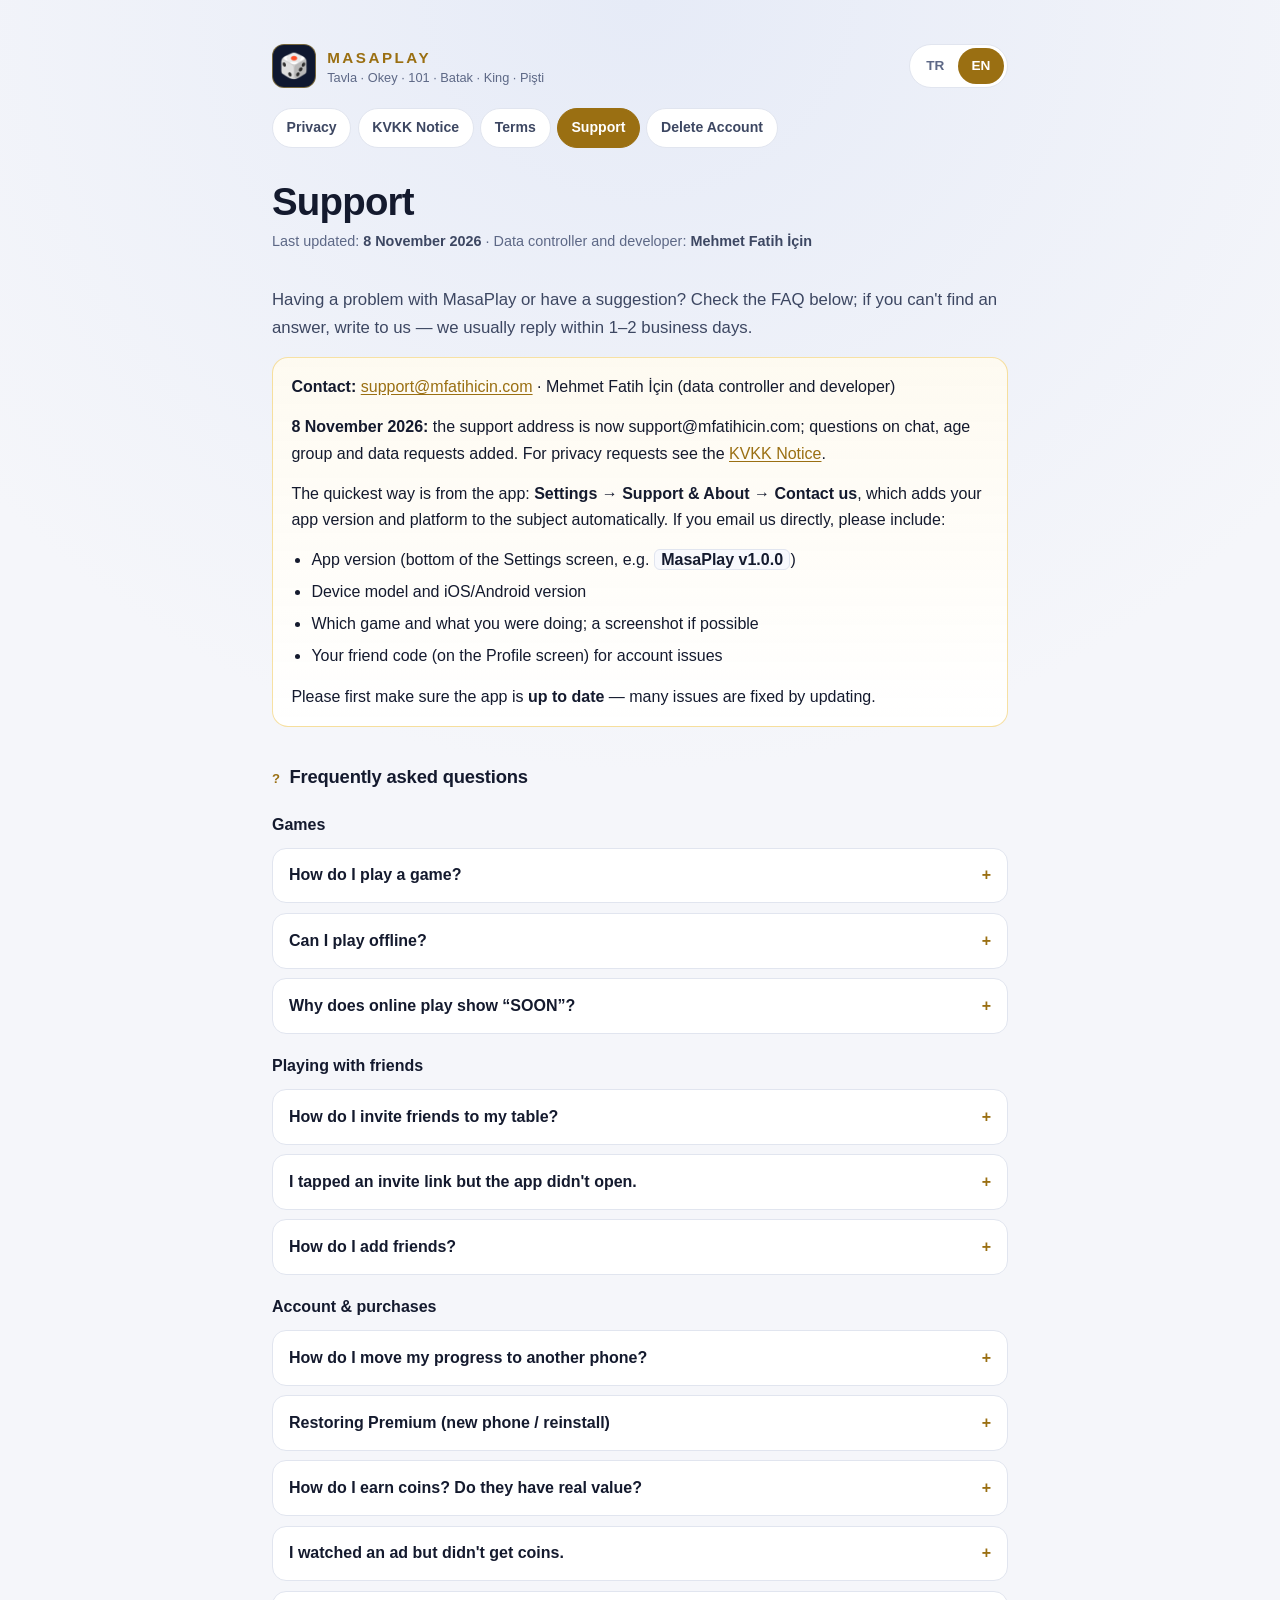
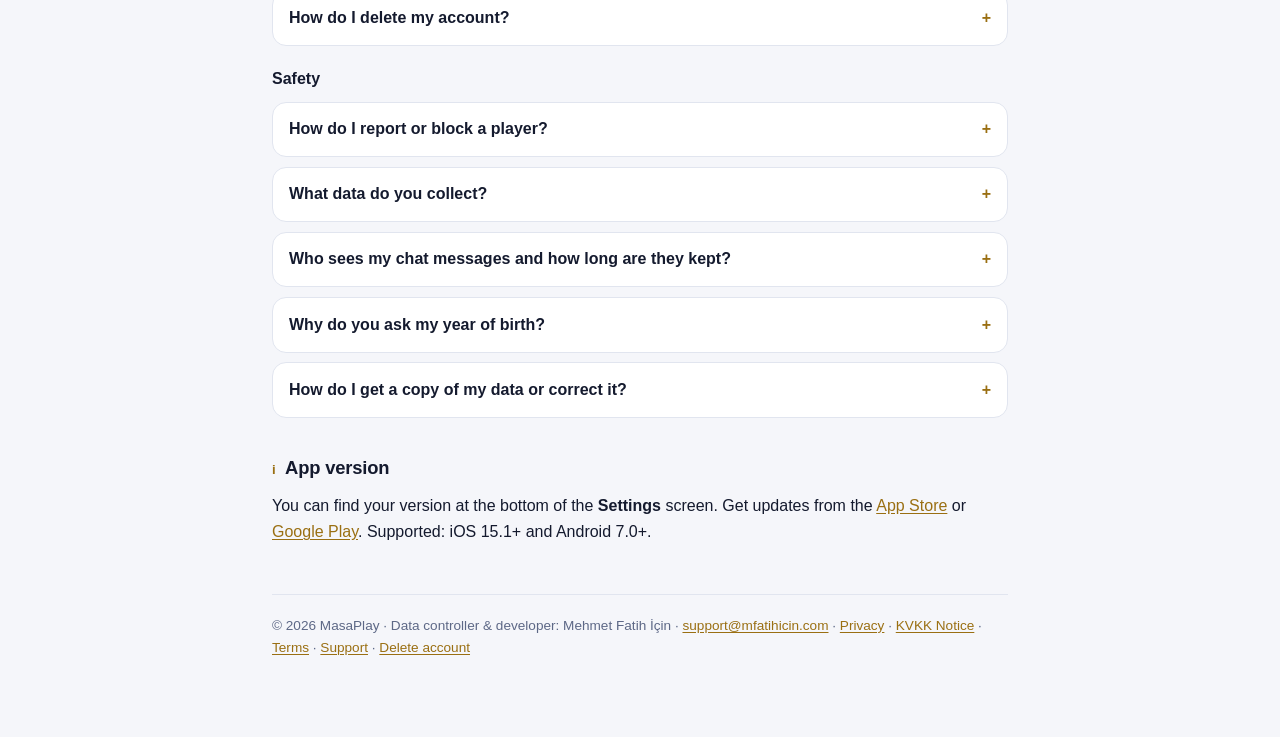
<file: support.html>
<!doctype html>
<html lang="tr">
<head>
<meta charset="utf-8">
<meta name="viewport" content="width=device-width, initial-scale=1, viewport-fit=cover">
<link rel="canonical" href="https://mfatihicin.com/masaplay-privacy/support.html">
<meta http-equiv="Content-Security-Policy" content="default-src 'none'; script-src 'self'; style-src 'self'; img-src 'self' data:; base-uri 'none'; form-action 'none'">
<meta name="referrer" content="no-referrer">
<meta name="theme-color" content="#0b1120">
<meta name="description" content="MasaPlay destek ve sık sorulan sorular. MasaPlay support and FAQ.">
<title>MasaPlay — Destek / Support</title>
<link rel="icon" href="data:image/svg+xml,%3Csvg xmlns='http://www.w3.org/2000/svg' viewBox='0 0 100 100'%3E%3Ctext y='.9em' font-size='90'%3E%F0%9F%8E%B2%3C/text%3E%3C/svg%3E">
<link rel="stylesheet" href="styles.css">
</head>
<body data-title-tr="MasaPlay — Destek" data-title-en="MasaPlay — Support">
<a class="skip" href="#main">İçeriğe geç / Skip to content</a>
<div class="wrap">
<header class="top">
  <a class="brand" href="index.html"><span class="logo" aria-hidden="true">🎲</span><span><b>MASAPLAY</b><small>Tavla · Okey · 101 · Batak · King · Pişti</small></span></a>
  <div class="lang" role="group" aria-label="Dil / Language"><button type="button" data-language-button="tr" aria-pressed="true">TR</button><button type="button" data-language-button="en" aria-pressed="false">EN</button></div>
</header>
<nav class="tabs l" lang="tr" aria-label="Sayfalar"><a href="index.html">Gizlilik</a><a href="kvkk.html">KVKK Aydınlatma</a><a href="terms.html">Kullanım Koşulları</a><a href="support.html" aria-current="page">Destek</a><a href="delete-account.html">Hesap Silme</a></nav><nav class="tabs l" lang="en" aria-label="Pages"><a href="index.html">Privacy</a><a href="kvkk.html">KVKK Notice</a><a href="terms.html">Terms</a><a href="support.html" aria-current="page">Support</a><a href="delete-account.html">Delete Account</a></nav>
<main id="main">
<article class="l" lang="tr">

<h1>Destek</h1>
<p class="meta">Son güncelleme: <b>8 Kasım 2026</b> · Veri sorumlusu ve geliştirici: <b>Mehmet Fatih İçin</b></p>
<p class="lead">MasaPlay hakkında bir sorun mu yaşıyorsun, bir önerin mi var? Aşağıdaki sık sorulan sorulara göz at; bulamazsan bize yaz — genellikle 1–2 iş günü içinde yanıtlarız.</p>
<div class="card gold">
<p><strong>İletişim:</strong> <a href="mailto:support@mfatihicin.com?subject=MasaPlay%20destek">support@mfatihicin.com</a> · Mehmet Fatih İçin (veri sorumlusu ve geliştirici)</p>
<p><strong>8 Kasım 2026:</strong> destek adresi support@mfatihicin.com oldu; sohbet, yaş grubu ve veri talebi soruları eklendi. KVKK başvuruları için: <a href="kvkk.html">KVKK Aydınlatma Metni</a>.</p>
<p>En hızlı yol uygulamadan yazmaktır: <strong>Ayarlar → Destek ve Hakkında → Bize ulaşın</strong>. Bu, e-postanın konusuna uygulama sürümünü ve platformu otomatik ekler. E-postayla yazıyorsan lütfen şunları ekle:</p>
<ul><li>Uygulama sürümü (Ayarlar ekranının en altında, ör. <kbd>MasaPlay v1.0.0</kbd>)</li><li>Cihaz modeli ve iOS/Android sürümü</li><li>Hangi oyunda, ne yaparken oldu; mümkünse ekran görüntüsü</li><li>Hesapla ilgiliyse arkadaş kodun (Profil ekranında)</li></ul>
<p>Önce mağazadan uygulamanın <strong>en güncel sürümde</strong> olduğundan emin ol — birçok sorun güncellemeyle çözülür.</p>
</div>

<h2><span class="n">?</span>Sık sorulan sorular</h2>

<h3>Oyunlar</h3>
<details><summary>Bir oyun nasıl oynanır?</summary><p>Her oyunun ilk açılışında kısa bir “Nasıl oynanır?” rehberi çıkar. Daha sonra oyunun lobi ekranındaki <strong>Nasıl oynanır?</strong> düğmesinden kurallara her zaman ulaşabilirsin. Rehberleri yeniden görmek için: <strong>Ayarlar → Oyun rehberlerini yeniden göster</strong>.</p></details>
<details><summary>İnternetsiz oynayabilir miyim?</summary><p>Evet. Tüm masa oyunları ve bulmacalar botlara karşı internetsiz oynanabilir; bot zorluk seviyesini oyun lobisinden seçebilirsin. Bazı parti oyunlarını aynı telefonda arkadaşlarınla da oynayabilirsin. İnternetsiz oyun kayıtların cihazında saklanır.</p></details>
<details><summary>Online oyun neden “YAKINDA” görünüyor?</summary><p>Online özel odalar oyun oyun ve bölge bölge açılıyor. Bir oyunda “YAKINDA” etiketi görüyorsan o oyun için online mod henüz senin bölgende açık değildir; bu sırada botlarla oynayabilirsin. Online açıkken “internet yok” uyarısı alıyorsan bağlantını kontrol et ve tekrar dene.</p></details>

<h3>Arkadaşlarla oynamak</h3>
<details><summary>Arkadaşlarımı masama nasıl davet ederim?</summary><ol class="steps"><li>Oyunun lobisinde <strong>Oda kur</strong>'a dokun.</li><li>Bekleme odasında <strong>QR · Davet</strong>'e dokun.</li><li>Arkadaşın yanındaysa <strong>QR kodu</strong> okutsun; değilse <strong>Davet Linkini Paylaş</strong> ile linki gönder ya da 6 haneli <strong>oda kodunu</strong> söyle.</li><li>Arkadaşın linke dokunursa uygulama açılıp direkt masaya oturur. Kodla katılmak için: lobi → <strong>Kodla katıl</strong> → kodu yaz.</li></ol><p>Boş koltuklara bot da oturtabilirsin. MasaPlay'de arkadaşın varsa doğrudan bildirimle davet de gönderebilirsin.</p></details>
<details><summary>Davet linkine dokundum ama uygulama açılmadı.</summary><p>Önce MasaPlay'i App Store ya da Google Play'den indir, sonra linke tekrar dokun. Olmazsa uygulamada <strong>Kodla katıl</strong>'a linkte yazan oda kodunu gir.</p></details>
<details><summary>Arkadaş nasıl eklerim?</summary><p><strong>Profil → Arkadaşlar</strong> bölümünden arkadaşının <strong>arkadaş kodunu</strong> girerek istek gönder. Kendi kodun da aynı ekranda.</p></details>

<h3>Hesap ve satın alımlar</h3>
<details><summary>İlerlememi başka telefona nasıl taşırım?</summary><p>Uygulama otomatik bir misafir hesabıyla başlar. İlerlemeni korumak için <strong>Profil</strong> ekranından hesabını e-posta, Google veya Apple ile bağla; yeni cihazda aynı yöntemle giriş yap. Bağlanmamış misafir hesap, uygulama silinirse kurtarılamaz.</p></details>
<details><summary>Premium'u geri yükleme (yeni telefon / yeniden kurulum)</summary><p>Premium mağaza hesabına bağlıdır. Satın aldığın Apple ID / Google hesabıyla giriş yapmış olarak <strong>Ayarlar → Satın alımlar → Satın alımı geri yükle</strong>'ye dokun. Premium tek seferliktir, abonelik değildir; tekrar ücret alınmaz. İade için ödemeyi yapan mağazaya (Apple “Sorun Bildir” veya Google Play iade) başvur.</p></details>
<details><summary>Jeton nasıl kazanırım? Gerçek para değeri var mı?</summary><p>Günlük ödül, oyun kazanma ve isteğe bağlı ödüllü reklamlarla jeton kazanırsın; günlük reklam sayısı sınırlıdır. Jetonların <strong>gerçek para değeri yoktur</strong>, paraya çevrilemez ve aktarılamaz. MasaPlay gerçek parayla kumar içermez.</p></details>
<details><summary>Reklam izledim ama jeton gelmedi.</summary><p>Ödül, reklam sonuna kadar izlenip kapandığında verilir. İnternetin kesildiyse veya günlük sınıra ulaştıysan ödül gelmeyebilir. Sorun sürerse uygulama sürümü ve saatle birlikte bize yaz.</p></details>
<details><summary>Hesabımı nasıl silerim?</summary><p><strong>Ayarlar → Hesabımı sil</strong>. Hesabın ve sunucudaki verilerin hemen silinir (yasal saklama istisnaları silme sayfasında yazılı). Ayrıntılar ve e-postayla silme talebi için: <a href="delete-account.html">Hesap silme</a>.</p></details>

<h3>Güvenlik</h3>
<details><summary>Bir oyuncuyu nasıl şikayet ederim veya engellerim?</summary><p>Sohbet ekranında ve uygulamada sunulduğu diğer yerlerde <strong>Şikayet et</strong> / <strong>Engelle</strong> seçeneklerini kullan. Sohbetten şikayet ettiğinde oyuncunun o masadaki son 10 mesajı incelemeye gönderilir. Masa sahibiysen istemediğin oyuncuyu bekleme odasında koltuğuna uzun basarak masadan çıkarabilirsin. Ayrıca oyuncunun adını, varsa arkadaş kodunu, oda kodunu ve ne olduğunu <a href="mailto:support@mfatihicin.com?subject=MasaPlay%20%C5%9Fikayet">support@mfatihicin.com</a> adresine yazabilirsin; şikayetleri inceler, gerekirse hesabı kısıtlarız.</p></details>
<details><summary>Hangi verilerimi topluyorsunuz?</summary><p>Ayrıntılar <a href="index.html">Gizlilik Politikası</a> ve <a href="kvkk.html">KVKK Aydınlatma Metni</a>'nde. Kısaca: konum, rehber veya fotoğraflarına erişmeyiz, reklamlar kişiselleştirilmemiştir ve verilerini satmayız.</p></details>
<details><summary>Sohbet mesajlarımı kim görür, ne kadar saklanır?</summary><p>Mesajların yalnızca o masada oturan oyunculara görünür ve 30 gün sonra otomatik silinir. Sohbeti <strong>Ayarlar → Sohbet</strong> ile kapatabilirsin. Serbest metin sohbet her zaman açık olmayabilir; kapalıyken hazır mesajlar ve emojiler kullanılır.</p></details>
<details><summary>Neden doğum yılımı soruyorsunuz?</summary><p>Online özellikleri yaşına uygun açmak için. Doğum yılını saklamayız, yalnızca yaş grubunu kaydederiz. 13 yaş altı online oynayamaz; 13–14 yaş için herkese açık masalar ve serbest metin sohbet kapalıdır. Yaşını yanlış girdiysen bize yaz.</p></details>
<details><summary>Verilerimin kopyasını veya düzeltilmesini nasıl isterim?</summary><p><strong>Ayarlar → Gizlilik ve KVKK → Veri talebi gönder</strong> (güncel sürümlerde) ya da <a href="mailto:support@mfatihicin.com?subject=MasaPlay%20KVKK%20veri%20talebi">support@mfatihicin.com</a>. En geç 30 gün içinde ücretsiz cevaplarız.</p></details>

<h2><span class="n">i</span>Uygulama sürümü</h2>
<p>Sürümünü <strong>Ayarlar</strong> ekranının en altında görebilirsin. Güncellemeleri <a href="https://apps.apple.com/app/id6794448129" rel="noopener noreferrer">App Store</a> veya <a href="https://play.google.com/store/apps/details?id=com.mfatihicin.masaplay" rel="noopener noreferrer">Google Play</a>'den yükle. iOS 15.1+ ve Android 7.0+ desteklenir.</p>

</article>
<article class="l" lang="en">

<h1>Support</h1>
<p class="meta">Last updated: <b>8 November 2026</b> · Data controller and developer: <b>Mehmet Fatih İçin</b></p>
<p class="lead">Having a problem with MasaPlay or have a suggestion? Check the FAQ below; if you can't find an answer, write to us — we usually reply within 1–2 business days.</p>
<div class="card gold">
<p><strong>Contact:</strong> <a href="mailto:support@mfatihicin.com?subject=MasaPlay%20support">support@mfatihicin.com</a> · Mehmet Fatih İçin (data controller and developer)</p>
<p><strong>8 November 2026:</strong> the support address is now support@mfatihicin.com; questions on chat, age group and data requests added. For privacy requests see the <a href="kvkk.html">KVKK Notice</a>.</p>
<p>The quickest way is from the app: <strong>Settings → Support &amp; About → Contact us</strong>, which adds your app version and platform to the subject automatically. If you email us directly, please include:</p>
<ul><li>App version (bottom of the Settings screen, e.g. <kbd>MasaPlay v1.0.0</kbd>)</li><li>Device model and iOS/Android version</li><li>Which game and what you were doing; a screenshot if possible</li><li>Your friend code (on the Profile screen) for account issues</li></ul>
<p>Please first make sure the app is <strong>up to date</strong> — many issues are fixed by updating.</p>
</div>

<h2><span class="n">?</span>Frequently asked questions</h2>

<h3>Games</h3>
<details><summary>How do I play a game?</summary><p>A short “How to play” guide appears the first time you open each game. You can always reopen the rules from the <strong>How to play?</strong> button in the game's lobby. To see the guides again: <strong>Settings → Show game guides again</strong>.</p></details>
<details><summary>Can I play offline?</summary><p>Yes. All table games and puzzles can be played offline against bots; pick the bot difficulty in the game lobby. Some party games can also be played with friends on the same phone. Offline saves are stored on your device.</p></details>
<details><summary>Why does online play show “SOON”?</summary><p>Online private rooms are being rolled out game by game and region by region. If a game shows a “SOON” tag, online mode isn't available for it in your region yet — you can play against bots meanwhile. If online is available but you see a “no internet” message, check your connection and try again.</p></details>

<h3>Playing with friends</h3>
<details><summary>How do I invite friends to my table?</summary><ol class="steps"><li>In the game lobby, tap <strong>Create room</strong>.</li><li>In the waiting room, tap <strong>QR · Invite</strong>.</li><li>If your friend is next to you, let them scan the <strong>QR code</strong>; otherwise use <strong>Share Invite Link</strong> or tell them the 6-character <strong>room code</strong>.</li><li>Tapping the link opens the app and seats them at your table. To join with a code: lobby → <strong>Join with code</strong> → enter the code.</li></ol><p>You can also fill empty seats with bots, or invite MasaPlay friends directly with a notification.</p></details>
<details><summary>I tapped an invite link but the app didn't open.</summary><p>Install MasaPlay from the App Store or Google Play first, then tap the link again. If it still doesn't work, enter the room code shown on the link page under <strong>Join with code</strong> in the app.</p></details>
<details><summary>How do I add friends?</summary><p>Go to <strong>Profile → Friends</strong> and enter your friend's <strong>friend code</strong> to send a request. Your own code is on the same screen.</p></details>

<h3>Account & purchases</h3>
<details><summary>How do I move my progress to another phone?</summary><p>The app starts with an automatic guest account. To keep your progress, link your account with email, Google or Apple from the <strong>Profile</strong> screen, then sign in the same way on the new device. An unlinked guest account cannot be recovered if the app is deleted.</p></details>
<details><summary>Restoring Premium (new phone / reinstall)</summary><p>Premium is tied to your store account. Signed in with the Apple ID / Google account you bought it with, tap <strong>Settings → Purchases → Restore purchase</strong>. Premium is a one-time purchase, not a subscription; you won't be charged again. For refunds, contact the store you paid through (Apple “Report a Problem” or Google Play refunds).</p></details>
<details><summary>How do I earn coins? Do they have real value?</summary><p>Earn coins from the daily reward, winning games and optional rewarded ads (limited per day). Coins have <strong>no real-world value</strong> and cannot be cashed out or transferred. MasaPlay contains no real-money gambling.</p></details>
<details><summary>I watched an ad but didn't get coins.</summary><p>The reward is granted once the ad has played to the end and been closed. If your connection dropped or you hit the daily limit, no reward is given. If the problem persists, email us with your app version and the time it happened.</p></details>
<details><summary>How do I delete my account?</summary><p><strong>Settings → Delete my account</strong>. Your account and server-side data are deleted immediately (legal retention exceptions are listed on the deletion page). Details and email requests: <a href="delete-account.html">Account deletion</a>.</p></details>

<h3>Safety</h3>
<details><summary>How do I report or block a player?</summary><p>Use <strong>Report</strong> / <strong>Block</strong> in the chat screen and wherever else the app offers them. A chat report sends the player's last 10 messages at that table for review. As the table host you can remove an unwanted player by long-pressing their seat in the waiting room. You can also email the player's name, friend code if known, the room code and what happened to <a href="mailto:support@mfatihicin.com?subject=MasaPlay%20report">support@mfatihicin.com</a>; we review reports and restrict accounts where needed.</p></details>
<details><summary>What data do you collect?</summary><p>See the <a href="index.html">Privacy Policy</a> and the <a href="kvkk.html">KVKK Notice</a>. In short: no access to your location, contacts or photos, ads are non-personalized, and we never sell your data.</p></details>
<details><summary>Who sees my chat messages and how long are they kept?</summary><p>Only players seated at that table see your messages, and they are deleted automatically after 30 days. You can turn chat off in <strong>Settings → Chat</strong>. Free-text chat may not always be available; then quick phrases and emoji are used.</p></details>
<details><summary>Why do you ask my year of birth?</summary><p>To enable online features suitable for your age. We don't store the year, only your age group. Under-13s cannot play online; for ages 13–14 public tables and free-text chat are off. If you entered the wrong age, write to us.</p></details>
<details><summary>How do I get a copy of my data or correct it?</summary><p><strong>Settings → Privacy &amp; data → Send a data request</strong> (in current versions) or <a href="mailto:support@mfatihicin.com?subject=MasaPlay%20data%20request">support@mfatihicin.com</a>. We answer within 30 days, free of charge.</p></details>

<h2><span class="n">i</span>App version</h2>
<p>You can find your version at the bottom of the <strong>Settings</strong> screen. Get updates from the <a href="https://apps.apple.com/app/id6794448129" rel="noopener noreferrer">App Store</a> or <a href="https://play.google.com/store/apps/details?id=com.mfatihicin.masaplay" rel="noopener noreferrer">Google Play</a>. Supported: iOS 15.1+ and Android 7.0+.</p>

</article>
</main>
<footer>
  <p class="l" lang="tr">© 2026 MasaPlay · Veri sorumlusu ve geliştirici: Mehmet Fatih İçin · <a href="mailto:support@mfatihicin.com">support@mfatihicin.com</a> · <a href="index.html">Gizlilik</a> · <a href="kvkk.html">KVKK Aydınlatma Metni</a> · <a href="terms.html">Kullanım Koşulları</a> · <a href="support.html">Destek</a> · <a href="delete-account.html">Hesap silme</a></p>
  <p class="l" lang="en">© 2026 MasaPlay · Data controller &amp; developer: Mehmet Fatih İçin · <a href="mailto:support@mfatihicin.com">support@mfatihicin.com</a> · <a href="index.html">Privacy</a> · <a href="kvkk.html">KVKK Notice</a> · <a href="terms.html">Terms</a> · <a href="support.html">Support</a> · <a href="delete-account.html">Delete account</a></p>
</footer>
</div>
<script src="site.js"></script>
</body>
</html>
</file>
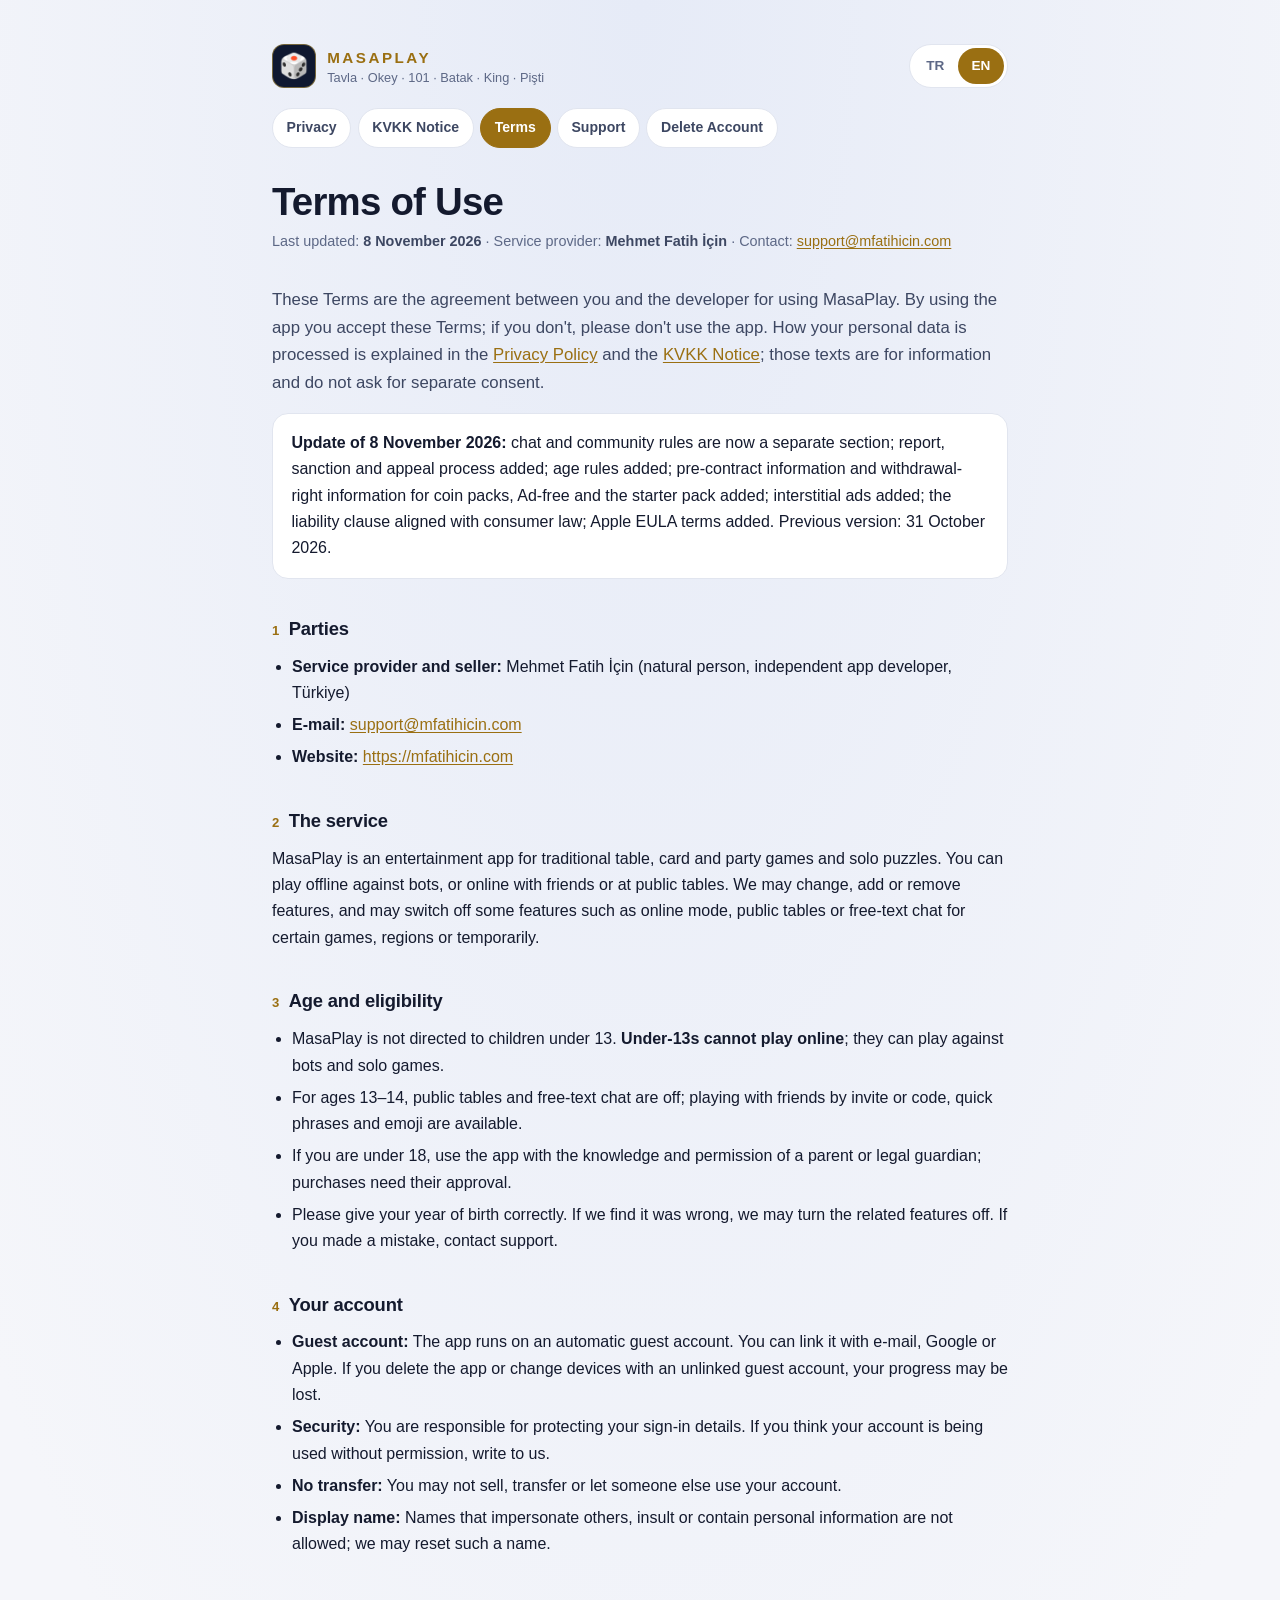
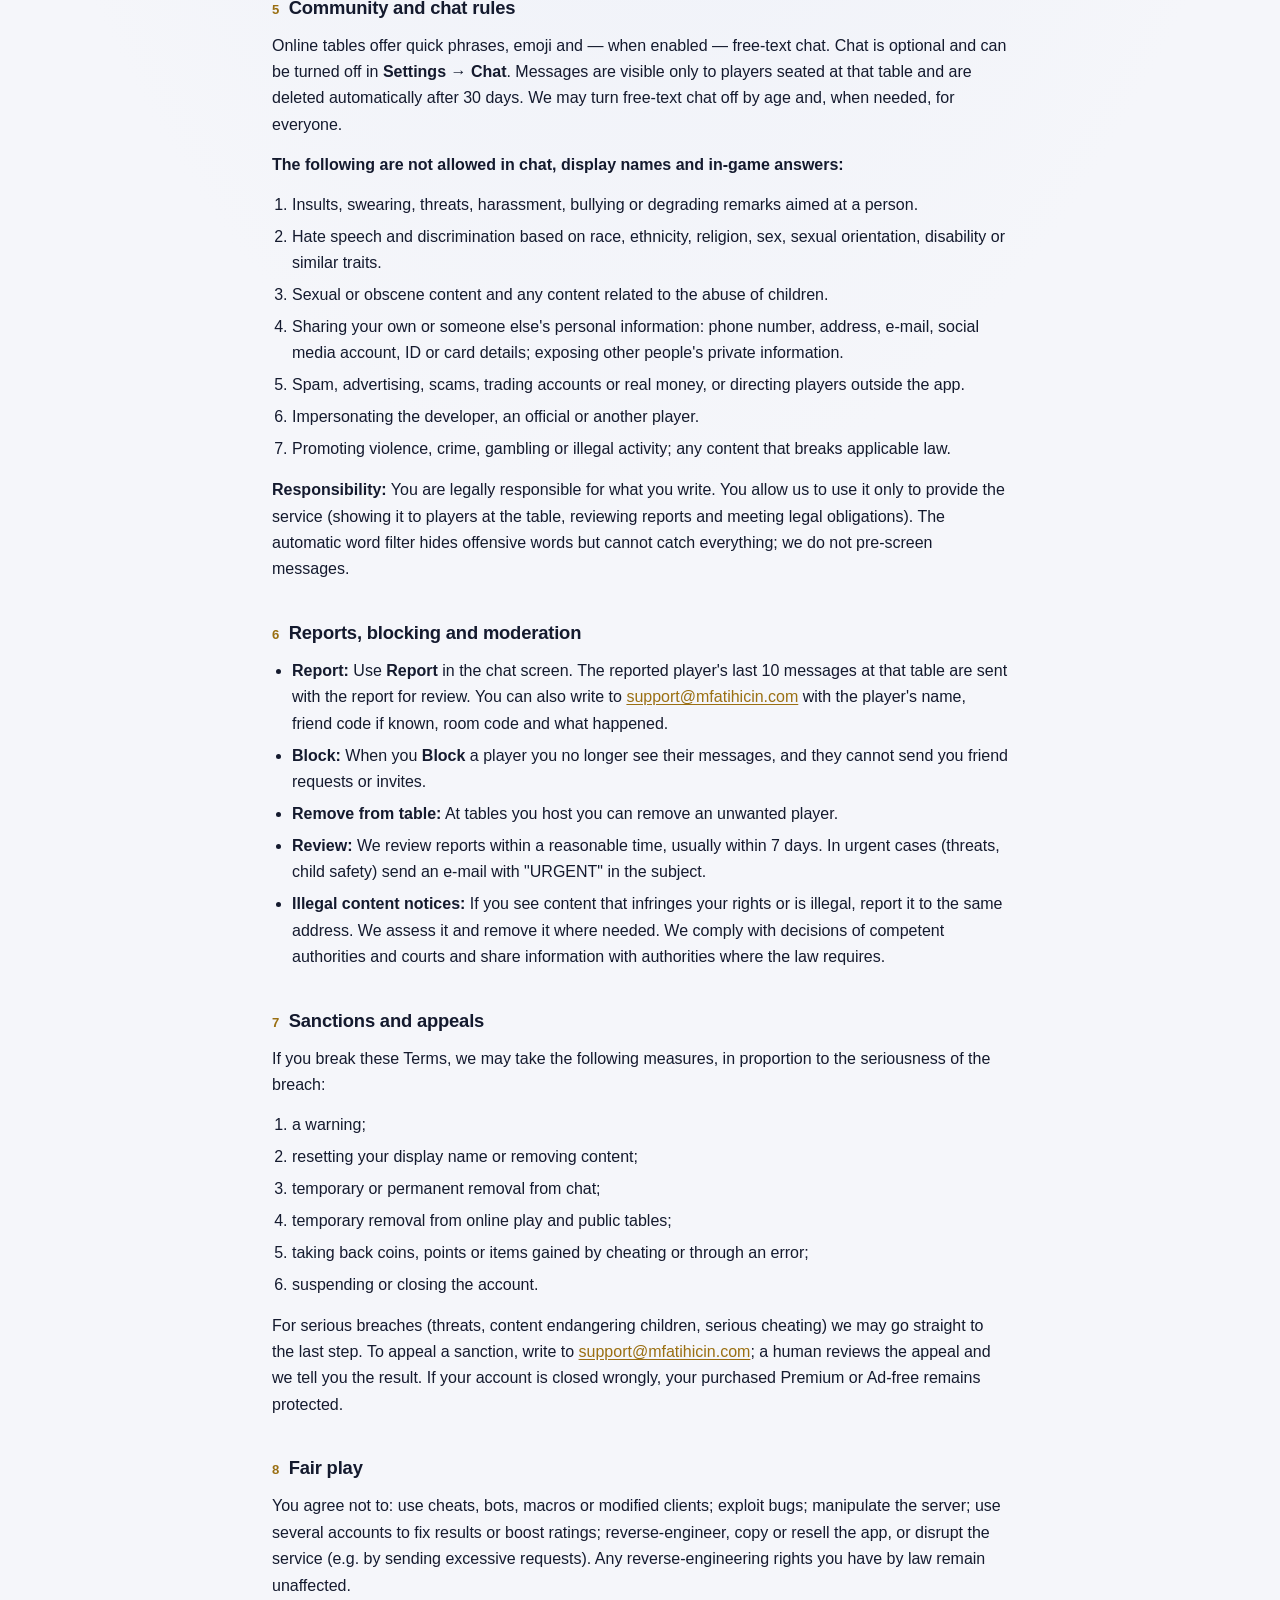
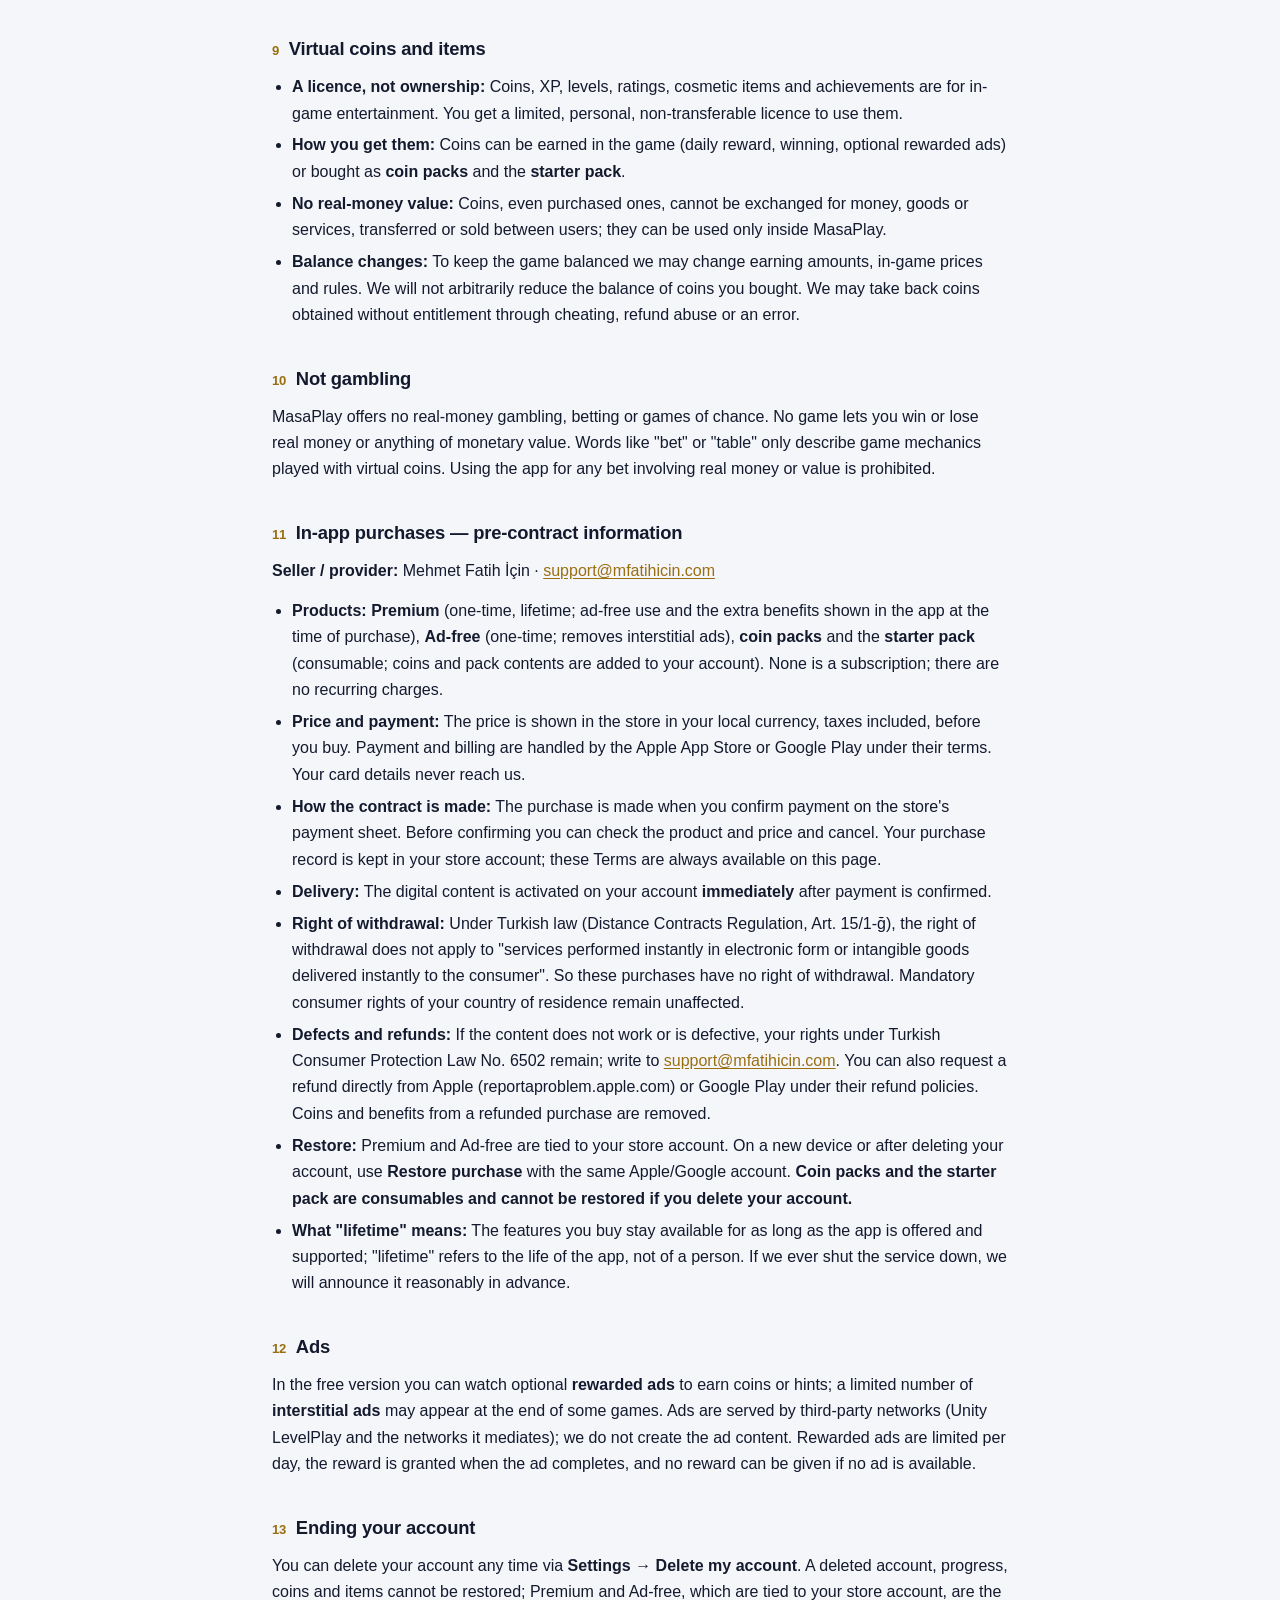
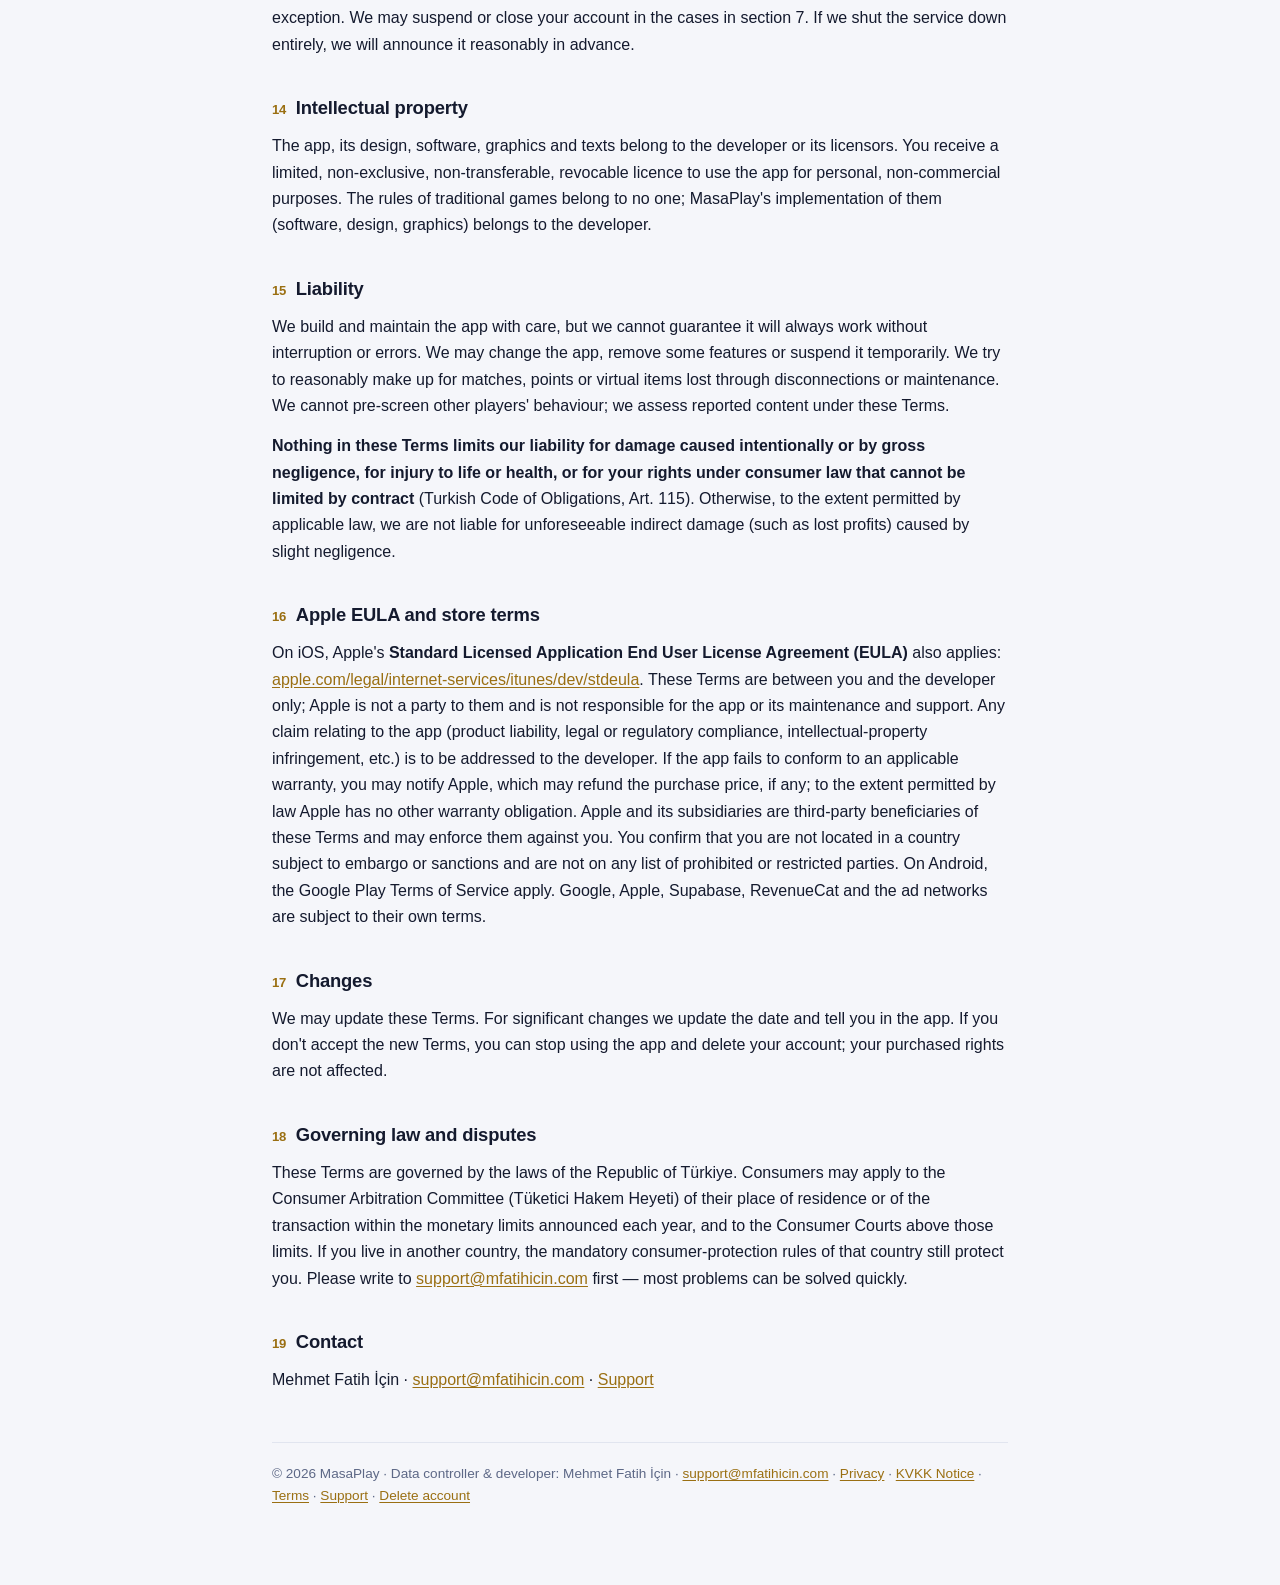
<file: terms.html>
<!doctype html>
<html lang="tr">
<head>
<meta charset="utf-8">
<meta name="viewport" content="width=device-width, initial-scale=1, viewport-fit=cover">
<link rel="canonical" href="https://mfatihicin.com/masaplay-privacy/terms.html">
<meta http-equiv="Content-Security-Policy" content="default-src 'none'; script-src 'self'; style-src 'self'; img-src 'self' data:; base-uri 'none'; form-action 'none'">
<meta name="referrer" content="no-referrer">
<meta name="theme-color" content="#0b1120">
<meta name="description" content="MasaPlay kullanım koşulları ve topluluk kuralları. MasaPlay terms of use and community rules.">
<title>MasaPlay — Kullanım Koşulları / Terms of Use</title>
<link rel="icon" href="data:image/svg+xml,%3Csvg xmlns='http://www.w3.org/2000/svg' viewBox='0 0 100 100'%3E%3Ctext y='.9em' font-size='90'%3E%F0%9F%8E%B2%3C/text%3E%3C/svg%3E">
<link rel="stylesheet" href="styles.css">
</head>
<body data-title-tr="MasaPlay — Kullanım Koşulları" data-title-en="MasaPlay — Terms of Use">
<a class="skip" href="#main">İçeriğe geç / Skip to content</a>
<div class="wrap">
<header class="top">
  <a class="brand" href="index.html"><span class="logo" aria-hidden="true">🎲</span><span><b>MASAPLAY</b><small>Tavla · Okey · 101 · Batak · King · Pişti</small></span></a>
  <div class="lang" role="group" aria-label="Dil / Language"><button type="button" data-language-button="tr" aria-pressed="true">TR</button><button type="button" data-language-button="en" aria-pressed="false">EN</button></div>
</header>
<nav class="tabs l" lang="tr" aria-label="Sayfalar"><a href="index.html">Gizlilik</a><a href="kvkk.html">KVKK Aydınlatma</a><a href="terms.html" aria-current="page">Kullanım Koşulları</a><a href="support.html">Destek</a><a href="delete-account.html">Hesap Silme</a></nav><nav class="tabs l" lang="en" aria-label="Pages"><a href="index.html">Privacy</a><a href="kvkk.html">KVKK Notice</a><a href="terms.html" aria-current="page">Terms</a><a href="support.html">Support</a><a href="delete-account.html">Delete Account</a></nav>
<main id="main">
<article class="l" lang="tr">
<h1>Kullanım Koşulları</h1>
<p class="meta">Son güncelleme: <b>8 Kasım 2026</b> · Hizmet sağlayıcı: <b>Mehmet Fatih İçin</b> · İletişim: <a href="mailto:support@mfatihicin.com">support@mfatihicin.com</a></p>
<p class="lead">Bu Koşullar, MasaPlay'i kullanman için seninle geliştirici arasındaki sözleşmedir. Uygulamayı kullanarak bu Koşulları kabul etmiş olursun; kabul etmiyorsan lütfen uygulamayı kullanma. Kişisel verilerinin nasıl işlendiği ayrıca <a href="index.html">Gizlilik Politikası</a> ve <a href="kvkk.html">KVKK Aydınlatma Metni</a>'nde anlatılır; bu metinler bilgilendirme amaçlıdır ve senden ayrıca onay istemez.</p>
<div class="card"><p><strong>8 Kasım 2026 güncellemesi:</strong> sohbet ve topluluk kuralları ayrı bölüm oldu; şikayet, yaptırım ve itiraz süreci eklendi; yaş kuralları eklendi; jeton paketleri, Reklamsız ve başlangıç paketi için ön bilgilendirme ve cayma hakkı bilgisi eklendi; geçiş reklamları eklendi; sorumluluk maddesi tüketici mevzuatına uygun hâle getirildi; Apple EULA bilgisi eklendi. Önceki sürüm: 31 Ekim 2026.</p></div>

<h2><span class="n">1</span>Taraflar</h2>
<ul>
<li><strong>Hizmet sağlayıcı ve satıcı:</strong> Mehmet Fatih İçin (gerçek kişi, bağımsız uygulama geliştiricisi, Türkiye)</li>
<li><strong>E-posta:</strong> <a href="mailto:support@mfatihicin.com">support@mfatihicin.com</a></li>
<li><strong>İnternet sitesi:</strong> <a href="https://mfatihicin.com">https://mfatihicin.com</a></li>
</ul>

<h2><span class="n">2</span>Hizmet</h2>
<p>MasaPlay; geleneksel masa, kart ve parti oyunlarını ve tek kişilik bulmacaları oynamanı sağlayan bir eğlence uygulamasıdır. Oyunları botlara karşı internetsiz, ya da arkadaşlarınla veya herkese açık masalarda online oynayabilirsin. Özellikleri değiştirebilir, ekleyebilir veya kaldırabiliriz. Online mod, herkese açık masalar veya serbest metin sohbet gibi bazı özellikleri bazı oyunlarda, bölgelerde ya da geçici olarak kapatabiliriz.</p>

<h2><span class="n">3</span>Yaş ve uygunluk</h2>
<ul>
<li>MasaPlay 13 yaşından küçük çocuklara yönelik değildir. <strong>13 yaşından küçükler online oynayamaz</strong>; botlara karşı ve tek kişilik oyunları oynayabilirler.</li>
<li>13–14 yaş için herkese açık masalar ve serbest metin sohbet kapalıdır; arkadaşlarla davet veya kodla oynanabilir, hazır mesajlar ve emojiler kullanılabilir.</li>
<li>18 yaşından küçüksen uygulamayı ebeveyninin veya yasal temsilcinin bilgisi ve izniyle kullanmalısın; satın alma için onların onayı gerekir.</li>
<li>Doğum yılını doğru bildirmelisin. Yanlış bildirdiğini tespit edersek ilgili özellikleri kapatabiliriz. Yanlış girdiysen destek adresine yaz.</li>
</ul>

<h2><span class="n">4</span>Hesabın</h2>
<ul>
<li><strong>Misafir hesap:</strong> Uygulama otomatik bir misafir hesapla çalışır. İstersen hesabını e-posta, Google veya Apple ile bağlayabilirsin. Bağlanmamış bir misafir hesapta uygulamayı silersen veya cihaz değiştirirsen ilerlemen kurtarılamayabilir.</li>
<li><strong>Güvenlik:</strong> Giriş bilgilerini korumak senin sorumluluğundadır. Hesabının izinsiz kullanıldığını düşünürsen bize yaz.</li>
<li><strong>Devir yasağı:</strong> Hesabını satamaz, devredemez veya başkasına kullandıramazsın.</li>
<li><strong>Görünen ad:</strong> Başkasını taklit eden, hakaret içeren veya kişisel bilgi içeren adlar kullanılamaz; böyle bir adı sıfırlayabiliriz.</li>
</ul>

<h2 id="chat"><span class="n">5</span>Topluluk ve sohbet kuralları</h2>
<p>Online masalarda hazır mesajlar, emojiler ve — açıksa — serbest metin sohbet kullanılabilir. Sohbet isteğe bağlıdır ve <strong>Ayarlar → Sohbet</strong> ile kapatılabilir. Mesajlar yalnızca o masada oturanlara görünür ve 30 gün sonra otomatik silinir. Serbest metin sohbeti, yaşa göre ve gerektiğinde herkes için kapatabiliriz.</p>
<p><strong>Sohbette, görünen adında ve oyun içi cevaplarında şunlar yasaktır:</strong></p>
<ol>
<li>Hakaret, küfür, tehdit, taciz, zorbalık veya bir kişiyi hedef alan aşağılayıcı ifadeler.</li>
<li>Irk, etnik köken, din, cinsiyet, cinsel yönelim, engellilik gibi özelliklere dayalı nefret söylemi ve ayrımcılık.</li>
<li>Cinsel içerik, müstehcenlik ve çocukların istismarına ilişkin her türlü içerik.</li>
<li>Kendinin veya başkasının kişisel bilgilerini paylaşmak: telefon numarası, adres, e-posta, sosyal medya hesabı, kimlik veya kart bilgisi; başkasının özel bilgilerini ifşa etmek.</li>
<li>Spam, reklam, dolandırıcılık, gerçek para veya hesap alım satımı, oyuncuları uygulama dışına yönlendirmek.</li>
<li>Geliştiriciyi, bir yetkiliyi veya başka bir oyuncuyu taklit etmek.</li>
<li>Şiddeti, suçu, kumarı veya yasa dışı faaliyeti teşvik etmek; yürürlükteki hukuka aykırı her türlü içerik.</li>
</ol>
<p><strong>Sorumluluk:</strong> Yazdığın içeriğin hukuki sorumluluğu sana aittir. Bu içeriği yalnızca hizmeti sunmak amacıyla (masadaki oyunculara göstermek, şikayetleri incelemek ve hukuki yükümlülükleri yerine getirmek) kullanmamıza izin verirsin. Otomatik kelime filtresi uygunsuz kelimeleri gizler ama her şeyi yakalayamaz; mesajları önceden denetlemeyiz.</p>

<h2><span class="n">6</span>Şikayet, engelleme ve moderasyon</h2>
<ul>
<li><strong>Şikayet:</strong> Bir oyuncuyu sohbet ekranındaki <strong>Şikayet et</strong> seçeneğiyle bildirebilirsin. Şikayetle birlikte, o oyuncunun o masadaki son 10 mesajı incelemeye gönderilir. Ayrıca <a href="mailto:support@mfatihicin.com?subject=MasaPlay%20%C5%9Fikayet">support@mfatihicin.com</a> adresine oyuncunun adını, varsa arkadaş kodunu, oda kodunu ve ne olduğunu yazabilirsin.</li>
<li><strong>Engelleme:</strong> Bir oyuncuyu <strong>Engelle</strong> ile engellediğinde onun mesajlarını görmezsin; sana arkadaşlık isteği veya davet gönderemez.</li>
<li><strong>Masadan çıkarma:</strong> Kurduğun masalarda istemediğin oyuncuyu masadan çıkarabilirsin.</li>
<li><strong>İnceleme:</strong> Şikayetleri makul süre içinde, genellikle 7 gün içinde inceleriz. Acil durumlarda (tehdit, çocuk güvenliği) konu satırına "ACİL" yazarak e-posta gönder.</li>
<li><strong>Hukuka aykırı içerik bildirimi:</strong> Hakkını ihlal eden veya hukuka aykırı bir içerik görürsen aynı adrese bildirebilirsin. Değerlendirir, gerekirse kaldırırız. Yetkili makam ve mahkeme kararlarını yerine getiririz ve kanunen gerekli hâllerde bilgileri yetkili makamlarla paylaşırız.</li>
</ul>

<h2><span class="n">7</span>Yaptırımlar ve itiraz</h2>
<p>Bu Koşulları ihlal edersen, ihlalin ağırlığıyla orantılı olarak şu önlemleri alabiliriz:</p>
<ol>
<li>uyarı;</li>
<li>görünen adı sıfırlama veya içeriği kaldırma;</li>
<li>sohbetten geçici veya kalıcı uzaklaştırma;</li>
<li>online oyundan ve herkese açık masalardan geçici uzaklaştırma;</li>
<li>hileyle veya hata sonucu hak edilmeden kazanılan jeton, puan veya eşyaların geri alınması;</li>
<li>hesabın askıya alınması veya kapatılması.</li>
</ol>
<p>Ağır ihlallerde (tehdit, çocuk güvenliğini tehlikeye atan içerik, ciddi hile) doğrudan son basamağa geçebiliriz. Bir yaptırıma itiraz etmek istersen <a href="mailto:support@mfatihicin.com">support@mfatihicin.com</a> adresine yaz; itirazı bir insan inceler ve sonucu sana bildiririz. Satın aldığın Premium veya Reklamsız, hesabın haksız yere kapatılırsa korunur.</p>

<h2><span class="n">8</span>Adil oyun</h2>
<p>Şunları yapmamayı kabul edersin: hile, bot, makro veya değiştirilmiş istemci kullanmak; bir hatayı (bug) istismar etmek; sunucuyu manipüle etmek; maç sonucu ayarlamak veya puan şişirmek için birden fazla hesap kullanmak; uygulamayı tersine mühendislikle çözmek, kopyalamak, yeniden satmak veya hizmeti bozmak (ör. aşırı istek göndermek). Kanunun izin verdiği tersine mühendislik hakların saklıdır.</p>

<h2><span class="n">9</span>Sanal jetonlar ve eşyalar</h2>
<ul>
<li><strong>Lisans, mülkiyet değil:</strong> Jetonlar, XP, seviyeler, derece puanları, kozmetik eşyalar ve başarımlar oyun içi eğlence amaçlıdır. Bunlar üzerinde sınırlı, kişisel ve devredilemez bir kullanım lisansın olur.</li>
<li><strong>Edinme:</strong> Jetonlar oyunda (günlük ödül, oyun kazanma, isteğe bağlı ödüllü reklam) kazanılabilir veya uygulama içi satın almayla <strong>jeton paketi</strong> ve <strong>başlangıç paketi</strong> olarak alınabilir.</li>
<li><strong>Gerçek para değeri yoktur:</strong> Jetonlar, satın alınmış olsalar bile paraya, mala veya hizmete çevrilemez; kullanıcılar arasında aktarılamaz veya satılamaz; yalnızca MasaPlay içinde kullanılır.</li>
<li><strong>Denge değişiklikleri:</strong> Oyun dengesini korumak için kazanç miktarlarını, oyun içi fiyatları ve kuralları değiştirebiliriz. Satın aldığın jetonların bakiyesini keyfi olarak azaltmayız. Hile, iade kötüye kullanımı veya hata sonucu hak edilmeden edinilen jetonları geri alabiliriz.</li>
</ul>

<h2><span class="n">10</span>Kumar değildir</h2>
<p>MasaPlay gerçek parayla kumar, bahis veya şans oyunu sunmaz. Hiçbir oyunda gerçek para veya parayla ölçülebilir bir ödül kazanılmaz ya da kaybedilmez. "Bahis", "masa" gibi ifadeler yalnızca sanal jetonlarla oynanan oyun mekaniklerini anlatır. Uygulamayı gerçek para veya değer içeren bir bahis için kullanmak yasaktır.</p>

<h2><span class="n">11</span>Uygulama içi satın almalar — ön bilgilendirme</h2>
<p><strong>Satıcı / sağlayıcı:</strong> Mehmet Fatih İçin · <a href="mailto:support@mfatihicin.com">support@mfatihicin.com</a></p>
<ul>
<li><strong>Ürünler:</strong> <strong>Premium</strong> (tek seferlik, ömür boyu; reklamsız kullanım ve uygulamada satın alma anında belirtilen ek avantajlar), <strong>Reklamsız</strong> (tek seferlik; geçiş reklamlarını kaldırır), <strong>jeton paketleri</strong> ve <strong>başlangıç paketi</strong> (tüketilebilir; hesabına jeton ve paket içeriği eklenir). Hiçbiri abonelik değildir; tekrarlayan ücret alınmaz.</li>
<li><strong>Fiyat ve ödeme:</strong> Fiyat, satın almadan önce mağazada yerel para biriminle ve vergiler dahil gösterilir. Ödeme ve faturalama Apple App Store veya Google Play tarafından, onların koşullarına göre yapılır. Kart bilgilerin bize ulaşmaz.</li>
<li><strong>Sözleşmenin kurulması:</strong> Satın alma, mağazanın ödeme ekranında ödemeyi onayladığında kurulur. Onaydan önce ürünü ve fiyatı mağaza ekranında kontrol edebilir, vazgeçebilirsin. Satın alma kaydın mağaza hesabında saklanır; bu Koşullar bu sayfada her zaman erişilebilir.</li>
<li><strong>Teslim:</strong> Dijital içerik, ödeme onaylanınca <strong>anında</strong> hesabına tanımlanır.</li>
<li><strong>Cayma hakkı:</strong> Türk hukuku kapsamında, Mesafeli Sözleşmeler Yönetmeliği m.15/1-(ğ) uyarınca "elektronik ortamda anında ifa edilen hizmetler veya tüketiciye anında teslim edilen gayrimaddi mallara ilişkin sözleşmeler"de cayma hakkı kullanılamaz. Bu nedenle bu satın almalarda cayma hakkın yoktur.</li>
<li><strong>Ayıplı ifa ve iade:</strong> Satın aldığın içerik çalışmazsa veya ayıplıysa 6502 sayılı Tüketicinin Korunması Hakkında Kanun'dan doğan hakların saklıdır; bize <a href="mailto:support@mfatihicin.com">support@mfatihicin.com</a> adresinden yaz. İade talebini ayrıca doğrudan Apple (reportaproblem.apple.com) veya Google Play üzerinden, onların iade politikalarına göre de yapabilirsin. İade edilen satın almanın sağladığı jeton ve haklar kaldırılır.</li>
<li><strong>Geri yükleme:</strong> Premium ve Reklamsız mağaza hesabına bağlıdır. Yeni cihazda veya hesabını sildikten sonra <strong>Satın alımı geri yükle</strong> ile aynı Apple/Google hesabında geri açabilirsin. <strong>Jeton paketleri ve başlangıç paketi tüketilebilir ürünlerdir; hesabını silersen geri yüklenemez.</strong></li>
<li><strong>"Ömür boyu"nun anlamı:</strong> Satın aldığın özellikler, uygulama yayında ve desteklendiği sürece geçerlidir; "ömür boyu" uygulamanın ömrünü anlatır, kişinin ömrünü değil. Hizmeti tamamen sonlandırırsak bunu makul süre önce duyururuz.</li>
</ul>

<h2><span class="n">12</span>Reklamlar</h2>
<p>Ücretsiz sürümde jeton veya ipucu kazanmak için isteğe bağlı <strong>ödüllü reklamlar</strong> izleyebilirsin; bazı oyunların bitiminde sınırlı sayıda <strong>geçiş reklamı</strong> da gösterilebilir. Reklamlar üçüncü taraf ağlarca (Unity LevelPlay ve aracılık ettiği ağlar) sunulur; reklam içeriklerini biz hazırlamayız. Ödüllü reklamlarda günlük sayı sınırlıdır, ödül reklam tamamlandığında verilir ve reklam bulunamazsa ödül verilemeyebilir.</p>

<h2><span class="n">13</span>Hesabın sona ermesi</h2>
<p>Hesabını istediğin an <strong>Ayarlar → Hesabımı sil</strong> ile silebilirsin. Silinen hesap, ilerleme, jetonlar ve eşyalar geri getirilemez; mağaza hesabına bağlı Premium ve Reklamsız bunun dışındadır. Biz de 7. bölümdeki durumlarda hesabını askıya alabilir veya kapatabiliriz. Hizmeti tamamen sonlandırırsak bunu makul süre önce duyururuz.</p>

<h2><span class="n">14</span>Fikri mülkiyet</h2>
<p>Uygulama, tasarımı, yazılımı, grafikleri ve metinleri geliştiriciye veya lisans verenlerine aittir. Sana uygulamayı kişisel ve ticari olmayan amaçla kullanman için sınırlı, münhasır olmayan, devredilemez ve geri alınabilir bir lisans verilir. Geleneksel oyunların kuralları kimseye ait değildir; bu oyunların MasaPlay'deki uygulamaları (yazılım, tasarım, görseller) geliştiriciye aittir.</p>

<h2><span class="n">15</span>Sorumluluk</h2>
<p>Uygulamayı özenle geliştiriyor ve sürdürüyoruz; ancak her zaman kesintisiz ve hatasız çalışacağını garanti edemeyiz. Uygulamayı değiştirebilir, bazı özellikleri kaldırabilir veya geçici olarak durdurabiliriz. Bağlantı kopması veya bakım nedeniyle kaybedilen maç, puan ya da sanal öğeleri makul ölçüde telafi etmeye çalışırız. Diğer oyuncuların davranışlarını önceden denetleyemeyiz; bildirilen içerikleri bu Koşullara göre değerlendiririz.</p>
<p><strong>Kast veya ağır ihmalimizden doğan zararlar, hayat ve sağlığa verilen zararlar ile tüketici mevzuatından doğan ve sözleşmeyle sınırlanamayan hakların için sorumluluğumuz hiçbir şekilde sınırlanmaz</strong> (Türk Borçlar Kanunu m.115). Bunların dışında, yürürlükteki hukukun izin verdiği ölçüde, hafif ihmalle sebep olunan ve öngörülemeyen dolaylı zararlardan (ör. kâr kaybı) sorumlu değiliz.</p>

<h2><span class="n">16</span>Apple EULA ve mağaza koşulları</h2>
<p>iOS'ta bu Koşullara ek olarak Apple'ın <strong>Standart Lisanslı Uygulama Son Kullanıcı Lisans Sözleşmesi (EULA)</strong> geçerlidir: <a href="https://www.apple.com/legal/internet-services/itunes/dev/stdeula/" rel="noopener noreferrer">apple.com/legal/internet-services/itunes/dev/stdeula</a>. Bu Koşullar yalnızca seninle geliştirici arasındadır; Apple bu Koşulların tarafı değildir ve uygulamadan, uygulamanın bakım ve desteğinden sorumlu değildir. Uygulamayla ilgili bir talep (ürün sorumluluğu, mevzuata uygunluk, fikri mülkiyet ihlali iddiası vb.) olursa muhatabı geliştiricidir. Uygulama, yürürlükteki garanti kapsamına uymazsa Apple'a bildirebilirsin; Apple, varsa satın alma bedelini iade edebilir ve hukukun izin verdiği ölçüde başka bir garanti yükümlülüğü yoktur. Apple ve bağlı şirketleri bu Koşulların üçüncü taraf lehtarıdır ve bu Koşulları sana karşı uygulayabilir. Uygulamayı kullanırken yaptırım veya ambargo uygulanan bir ülkede bulunmadığını ve yasaklı kişi listelerinde yer almadığını beyan edersin. Android'de Google Play Hizmet Şartları geçerlidir. Google, Apple, Supabase, RevenueCat ve reklam ağları kendi koşullarına tabidir.</p>

<h2><span class="n">17</span>Değişiklikler</h2>
<p>Bu Koşulları güncelleyebiliriz. Önemli değişikliklerde güncelleme tarihini değiştirir ve uygulama içinde bildiririz. Yeni Koşulları kabul etmiyorsan uygulamayı kullanmayı bırakabilir ve hesabını silebilirsin; satın aldığın haklar bundan etkilenmez.</p>

<h2><span class="n">18</span>Uygulanacak hukuk ve uyuşmazlıklar</h2>
<p>Bu Koşullar Türkiye Cumhuriyeti hukukuna tabidir. Tüketiciler, uyuşmazlıklarda her yıl ilan edilen parasal sınırlar içinde yerleşim yerindeki veya işlemin yapıldığı yerdeki Tüketici Hakem Heyeti'ne, bu sınırları aşan durumlarda Tüketici Mahkemesi'ne başvurabilir. Başka bir ülkede yaşayan tüketicilerin, o ülkenin zorunlu tüketici koruma hükümlerinden doğan hakları saklıdır. Önce <a href="mailto:support@mfatihicin.com">support@mfatihicin.com</a> adresine yazmanı rica ederiz; sorunları çoğunlukla hızlıca çözebiliriz.</p>

<h2><span class="n">19</span>İletişim</h2>
<p>Mehmet Fatih İçin · <a href="mailto:support@mfatihicin.com">support@mfatihicin.com</a> · <a href="support.html">Destek</a></p>
</article>
<article class="l" lang="en">
<h1>Terms of Use</h1>
<p class="meta">Last updated: <b>8 November 2026</b> · Service provider: <b>Mehmet Fatih İçin</b> · Contact: <a href="mailto:support@mfatihicin.com">support@mfatihicin.com</a></p>
<p class="lead">These Terms are the agreement between you and the developer for using MasaPlay. By using the app you accept these Terms; if you don't, please don't use the app. How your personal data is processed is explained in the <a href="index.html">Privacy Policy</a> and the <a href="kvkk.html">KVKK Notice</a>; those texts are for information and do not ask for separate consent.</p>
<div class="card"><p><strong>Update of 8 November 2026:</strong> chat and community rules are now a separate section; report, sanction and appeal process added; age rules added; pre-contract information and withdrawal-right information for coin packs, Ad-free and the starter pack added; interstitial ads added; the liability clause aligned with consumer law; Apple EULA terms added. Previous version: 31 October 2026.</p></div>

<h2><span class="n">1</span>Parties</h2>
<ul>
<li><strong>Service provider and seller:</strong> Mehmet Fatih İçin (natural person, independent app developer, Türkiye)</li>
<li><strong>E-mail:</strong> <a href="mailto:support@mfatihicin.com">support@mfatihicin.com</a></li>
<li><strong>Website:</strong> <a href="https://mfatihicin.com">https://mfatihicin.com</a></li>
</ul>

<h2><span class="n">2</span>The service</h2>
<p>MasaPlay is an entertainment app for traditional table, card and party games and solo puzzles. You can play offline against bots, or online with friends or at public tables. We may change, add or remove features, and may switch off some features such as online mode, public tables or free-text chat for certain games, regions or temporarily.</p>

<h2><span class="n">3</span>Age and eligibility</h2>
<ul>
<li>MasaPlay is not directed to children under 13. <strong>Under-13s cannot play online</strong>; they can play against bots and solo games.</li>
<li>For ages 13–14, public tables and free-text chat are off; playing with friends by invite or code, quick phrases and emoji are available.</li>
<li>If you are under 18, use the app with the knowledge and permission of a parent or legal guardian; purchases need their approval.</li>
<li>Please give your year of birth correctly. If we find it was wrong, we may turn the related features off. If you made a mistake, contact support.</li>
</ul>

<h2><span class="n">4</span>Your account</h2>
<ul>
<li><strong>Guest account:</strong> The app runs on an automatic guest account. You can link it with e-mail, Google or Apple. If you delete the app or change devices with an unlinked guest account, your progress may be lost.</li>
<li><strong>Security:</strong> You are responsible for protecting your sign-in details. If you think your account is being used without permission, write to us.</li>
<li><strong>No transfer:</strong> You may not sell, transfer or let someone else use your account.</li>
<li><strong>Display name:</strong> Names that impersonate others, insult or contain personal information are not allowed; we may reset such a name.</li>
</ul>

<h2 id="chat-en"><span class="n">5</span>Community and chat rules</h2>
<p>Online tables offer quick phrases, emoji and — when enabled — free-text chat. Chat is optional and can be turned off in <strong>Settings → Chat</strong>. Messages are visible only to players seated at that table and are deleted automatically after 30 days. We may turn free-text chat off by age and, when needed, for everyone.</p>
<p><strong>The following are not allowed in chat, display names and in-game answers:</strong></p>
<ol>
<li>Insults, swearing, threats, harassment, bullying or degrading remarks aimed at a person.</li>
<li>Hate speech and discrimination based on race, ethnicity, religion, sex, sexual orientation, disability or similar traits.</li>
<li>Sexual or obscene content and any content related to the abuse of children.</li>
<li>Sharing your own or someone else's personal information: phone number, address, e-mail, social media account, ID or card details; exposing other people's private information.</li>
<li>Spam, advertising, scams, trading accounts or real money, or directing players outside the app.</li>
<li>Impersonating the developer, an official or another player.</li>
<li>Promoting violence, crime, gambling or illegal activity; any content that breaks applicable law.</li>
</ol>
<p><strong>Responsibility:</strong> You are legally responsible for what you write. You allow us to use it only to provide the service (showing it to players at the table, reviewing reports and meeting legal obligations). The automatic word filter hides offensive words but cannot catch everything; we do not pre-screen messages.</p>

<h2><span class="n">6</span>Reports, blocking and moderation</h2>
<ul>
<li><strong>Report:</strong> Use <strong>Report</strong> in the chat screen. The reported player's last 10 messages at that table are sent with the report for review. You can also write to <a href="mailto:support@mfatihicin.com?subject=MasaPlay%20report">support@mfatihicin.com</a> with the player's name, friend code if known, room code and what happened.</li>
<li><strong>Block:</strong> When you <strong>Block</strong> a player you no longer see their messages, and they cannot send you friend requests or invites.</li>
<li><strong>Remove from table:</strong> At tables you host you can remove an unwanted player.</li>
<li><strong>Review:</strong> We review reports within a reasonable time, usually within 7 days. In urgent cases (threats, child safety) send an e-mail with "URGENT" in the subject.</li>
<li><strong>Illegal content notices:</strong> If you see content that infringes your rights or is illegal, report it to the same address. We assess it and remove it where needed. We comply with decisions of competent authorities and courts and share information with authorities where the law requires.</li>
</ul>

<h2><span class="n">7</span>Sanctions and appeals</h2>
<p>If you break these Terms, we may take the following measures, in proportion to the seriousness of the breach:</p>
<ol>
<li>a warning;</li>
<li>resetting your display name or removing content;</li>
<li>temporary or permanent removal from chat;</li>
<li>temporary removal from online play and public tables;</li>
<li>taking back coins, points or items gained by cheating or through an error;</li>
<li>suspending or closing the account.</li>
</ol>
<p>For serious breaches (threats, content endangering children, serious cheating) we may go straight to the last step. To appeal a sanction, write to <a href="mailto:support@mfatihicin.com">support@mfatihicin.com</a>; a human reviews the appeal and we tell you the result. If your account is closed wrongly, your purchased Premium or Ad-free remains protected.</p>

<h2><span class="n">8</span>Fair play</h2>
<p>You agree not to: use cheats, bots, macros or modified clients; exploit bugs; manipulate the server; use several accounts to fix results or boost ratings; reverse-engineer, copy or resell the app, or disrupt the service (e.g. by sending excessive requests). Any reverse-engineering rights you have by law remain unaffected.</p>

<h2><span class="n">9</span>Virtual coins and items</h2>
<ul>
<li><strong>A licence, not ownership:</strong> Coins, XP, levels, ratings, cosmetic items and achievements are for in-game entertainment. You get a limited, personal, non-transferable licence to use them.</li>
<li><strong>How you get them:</strong> Coins can be earned in the game (daily reward, winning, optional rewarded ads) or bought as <strong>coin packs</strong> and the <strong>starter pack</strong>.</li>
<li><strong>No real-money value:</strong> Coins, even purchased ones, cannot be exchanged for money, goods or services, transferred or sold between users; they can be used only inside MasaPlay.</li>
<li><strong>Balance changes:</strong> To keep the game balanced we may change earning amounts, in-game prices and rules. We will not arbitrarily reduce the balance of coins you bought. We may take back coins obtained without entitlement through cheating, refund abuse or an error.</li>
</ul>

<h2><span class="n">10</span>Not gambling</h2>
<p>MasaPlay offers no real-money gambling, betting or games of chance. No game lets you win or lose real money or anything of monetary value. Words like "bet" or "table" only describe game mechanics played with virtual coins. Using the app for any bet involving real money or value is prohibited.</p>

<h2><span class="n">11</span>In-app purchases — pre-contract information</h2>
<p><strong>Seller / provider:</strong> Mehmet Fatih İçin · <a href="mailto:support@mfatihicin.com">support@mfatihicin.com</a></p>
<ul>
<li><strong>Products:</strong> <strong>Premium</strong> (one-time, lifetime; ad-free use and the extra benefits shown in the app at the time of purchase), <strong>Ad-free</strong> (one-time; removes interstitial ads), <strong>coin packs</strong> and the <strong>starter pack</strong> (consumable; coins and pack contents are added to your account). None is a subscription; there are no recurring charges.</li>
<li><strong>Price and payment:</strong> The price is shown in the store in your local currency, taxes included, before you buy. Payment and billing are handled by the Apple App Store or Google Play under their terms. Your card details never reach us.</li>
<li><strong>How the contract is made:</strong> The purchase is made when you confirm payment on the store's payment sheet. Before confirming you can check the product and price and cancel. Your purchase record is kept in your store account; these Terms are always available on this page.</li>
<li><strong>Delivery:</strong> The digital content is activated on your account <strong>immediately</strong> after payment is confirmed.</li>
<li><strong>Right of withdrawal:</strong> Under Turkish law (Distance Contracts Regulation, Art. 15/1-ğ), the right of withdrawal does not apply to "services performed instantly in electronic form or intangible goods delivered instantly to the consumer". So these purchases have no right of withdrawal. Mandatory consumer rights of your country of residence remain unaffected.</li>
<li><strong>Defects and refunds:</strong> If the content does not work or is defective, your rights under Turkish Consumer Protection Law No. 6502 remain; write to <a href="mailto:support@mfatihicin.com">support@mfatihicin.com</a>. You can also request a refund directly from Apple (reportaproblem.apple.com) or Google Play under their refund policies. Coins and benefits from a refunded purchase are removed.</li>
<li><strong>Restore:</strong> Premium and Ad-free are tied to your store account. On a new device or after deleting your account, use <strong>Restore purchase</strong> with the same Apple/Google account. <strong>Coin packs and the starter pack are consumables and cannot be restored if you delete your account.</strong></li>
<li><strong>What "lifetime" means:</strong> The features you buy stay available for as long as the app is offered and supported; "lifetime" refers to the life of the app, not of a person. If we ever shut the service down, we will announce it reasonably in advance.</li>
</ul>

<h2><span class="n">12</span>Ads</h2>
<p>In the free version you can watch optional <strong>rewarded ads</strong> to earn coins or hints; a limited number of <strong>interstitial ads</strong> may appear at the end of some games. Ads are served by third-party networks (Unity LevelPlay and the networks it mediates); we do not create the ad content. Rewarded ads are limited per day, the reward is granted when the ad completes, and no reward can be given if no ad is available.</p>

<h2><span class="n">13</span>Ending your account</h2>
<p>You can delete your account any time via <strong>Settings → Delete my account</strong>. A deleted account, progress, coins and items cannot be restored; Premium and Ad-free, which are tied to your store account, are the exception. We may suspend or close your account in the cases in section 7. If we shut the service down entirely, we will announce it reasonably in advance.</p>

<h2><span class="n">14</span>Intellectual property</h2>
<p>The app, its design, software, graphics and texts belong to the developer or its licensors. You receive a limited, non-exclusive, non-transferable, revocable licence to use the app for personal, non-commercial purposes. The rules of traditional games belong to no one; MasaPlay's implementation of them (software, design, graphics) belongs to the developer.</p>

<h2><span class="n">15</span>Liability</h2>
<p>We build and maintain the app with care, but we cannot guarantee it will always work without interruption or errors. We may change the app, remove some features or suspend it temporarily. We try to reasonably make up for matches, points or virtual items lost through disconnections or maintenance. We cannot pre-screen other players' behaviour; we assess reported content under these Terms.</p>
<p><strong>Nothing in these Terms limits our liability for damage caused intentionally or by gross negligence, for injury to life or health, or for your rights under consumer law that cannot be limited by contract</strong> (Turkish Code of Obligations, Art. 115). Otherwise, to the extent permitted by applicable law, we are not liable for unforeseeable indirect damage (such as lost profits) caused by slight negligence.</p>

<h2><span class="n">16</span>Apple EULA and store terms</h2>
<p>On iOS, Apple's <strong>Standard Licensed Application End User License Agreement (EULA)</strong> also applies: <a href="https://www.apple.com/legal/internet-services/itunes/dev/stdeula/" rel="noopener noreferrer">apple.com/legal/internet-services/itunes/dev/stdeula</a>. These Terms are between you and the developer only; Apple is not a party to them and is not responsible for the app or its maintenance and support. Any claim relating to the app (product liability, legal or regulatory compliance, intellectual-property infringement, etc.) is to be addressed to the developer. If the app fails to conform to an applicable warranty, you may notify Apple, which may refund the purchase price, if any; to the extent permitted by law Apple has no other warranty obligation. Apple and its subsidiaries are third-party beneficiaries of these Terms and may enforce them against you. You confirm that you are not located in a country subject to embargo or sanctions and are not on any list of prohibited or restricted parties. On Android, the Google Play Terms of Service apply. Google, Apple, Supabase, RevenueCat and the ad networks are subject to their own terms.</p>

<h2><span class="n">17</span>Changes</h2>
<p>We may update these Terms. For significant changes we update the date and tell you in the app. If you don't accept the new Terms, you can stop using the app and delete your account; your purchased rights are not affected.</p>

<h2><span class="n">18</span>Governing law and disputes</h2>
<p>These Terms are governed by the laws of the Republic of Türkiye. Consumers may apply to the Consumer Arbitration Committee (Tüketici Hakem Heyeti) of their place of residence or of the transaction within the monetary limits announced each year, and to the Consumer Courts above those limits. If you live in another country, the mandatory consumer-protection rules of that country still protect you. Please write to <a href="mailto:support@mfatihicin.com">support@mfatihicin.com</a> first — most problems can be solved quickly.</p>

<h2><span class="n">19</span>Contact</h2>
<p>Mehmet Fatih İçin · <a href="mailto:support@mfatihicin.com">support@mfatihicin.com</a> · <a href="support.html">Support</a></p>
</article>
</main>
<footer>
  <p class="l" lang="tr">© 2026 MasaPlay · Veri sorumlusu ve geliştirici: Mehmet Fatih İçin · <a href="mailto:support@mfatihicin.com">support@mfatihicin.com</a> · <a href="index.html">Gizlilik</a> · <a href="kvkk.html">KVKK Aydınlatma Metni</a> · <a href="terms.html">Kullanım Koşulları</a> · <a href="support.html">Destek</a> · <a href="delete-account.html">Hesap silme</a></p>
  <p class="l" lang="en">© 2026 MasaPlay · Data controller &amp; developer: Mehmet Fatih İçin · <a href="mailto:support@mfatihicin.com">support@mfatihicin.com</a> · <a href="index.html">Privacy</a> · <a href="kvkk.html">KVKK Notice</a> · <a href="terms.html">Terms</a> · <a href="support.html">Support</a> · <a href="delete-account.html">Delete account</a></p>
</footer>
</div>
<script src="site.js"></script>
</body>
</html>
</file>
<file: styles.css>
/* MasaPlay legal & support pages — shared styles (no external resources). */
:root{
  --bg:#0b1120;--bg2:#1d2b52;--card:#141c30;--card2:#18223b;--ink:#f3f5fb;--soft:#c3cbe0;--muted:#8e9abb;
  --line:rgba(255,255,255,.12);--gold:#f0c34a;--gold-ink:#1a1405;--blue:#5b8def;--danger:#ff8a8a;
  --maxw:48rem;color-scheme:dark;
}
@media (prefers-color-scheme: light){
  :root{--bg:#f5f6fa;--bg2:#e6ebf7;--card:#fff;--card2:#f8f9fd;--ink:#141a2e;--soft:#3d4762;--muted:#5d6886;
    --line:#e1e5ef;--gold:#9a6f12;--gold-ink:#fff;--blue:#2f5fd0;--danger:#b42318;color-scheme:light}
}
*{box-sizing:border-box}
html{-webkit-text-size-adjust:100%}
body{margin:0;background:var(--bg);background-image:radial-gradient(120% 60% at 50% 0%,var(--bg2) 0%,var(--bg) 55%);background-repeat:no-repeat;
  color:var(--ink);font:16px/1.65 -apple-system,BlinkMacSystemFont,"Segoe UI",Roboto,"Helvetica Neue",Arial,sans-serif;-webkit-font-smoothing:antialiased}
.skip{position:absolute;left:-9999px;top:0;background:var(--gold);color:var(--gold-ink);padding:.5rem 1rem;border-radius:0 0 8px 0;z-index:9;font-weight:700}
.skip:focus{left:0}
.wrap{max-width:var(--maxw);margin:0 auto;padding:clamp(1.25rem,4vw,2.75rem) 16px 4rem}
.top{display:flex;align-items:center;justify-content:space-between;gap:.75rem;flex-wrap:wrap;margin-bottom:1.25rem}
.brand{display:flex;align-items:center;gap:.7rem;text-decoration:none;color:var(--ink)}
.logo{width:44px;height:44px;border-radius:12px;flex:none;background:#0f1830;border:1px solid rgba(240,195,74,.45);display:grid;place-items:center;font-size:24px}
.brand b{display:block;font-weight:900;letter-spacing:2.5px;font-size:.95rem;color:var(--gold)}
.brand small{display:block;color:var(--muted);font-size:.8rem;line-height:1.3}
.lang{display:inline-flex;border:1px solid var(--line);border-radius:999px;padding:3px;background:var(--card)}
.lang button{font:inherit;font-size:.85rem;font-weight:700;border:0;background:none;color:var(--muted);padding:.35rem .85rem;border-radius:999px;cursor:pointer;min-height:36px}
.lang button.is-selected{background:var(--gold);color:var(--gold-ink)}
nav.tabs{display:flex;gap:.4rem;flex-wrap:wrap;margin:0 0 2rem;padding:0;list-style:none}
nav.tabs a{display:inline-block;text-decoration:none;color:var(--soft);font-size:.88rem;font-weight:600;padding:.45rem .85rem;border-radius:999px;border:1px solid var(--line);background:var(--card)}
nav.tabs a[aria-current="page"]{color:var(--gold-ink);background:var(--gold);border-color:var(--gold)}
h1{font-size:clamp(1.7rem,5vw,2.4rem);line-height:1.15;letter-spacing:-.02em;margin:0 0 .4rem;text-wrap:balance}
.meta{color:var(--muted);font-size:.9rem;margin:0 0 2rem}
.meta b{color:var(--soft);font-weight:600}
h2{font-size:1.15rem;letter-spacing:-.01em;margin:2.2rem 0 .6rem;display:flex;gap:.6rem;align-items:baseline}
h2 .n{color:var(--gold);font-size:.82rem;font-weight:800;font-variant-numeric:tabular-nums;flex:none}
h3{font-size:1rem;margin:1.2rem 0 .35rem}
p{margin:0 0 .85rem}
ul,ol{margin:0 0 .9rem;padding-left:1.25rem}
li{margin-bottom:.35rem}
a{color:var(--gold);text-underline-offset:2px}
a:focus-visible,button:focus-visible,summary:focus-visible{outline:2px solid var(--gold);outline-offset:2px;border-radius:6px}
strong{color:var(--ink)}
.lead{font-size:1.05rem;color:var(--soft)}
.card{background:var(--card);border:1px solid var(--line);border-radius:16px;padding:1rem 1.15rem;margin:1rem 0}
.card.gold{border-color:rgba(240,195,74,.5);background:linear-gradient(180deg,rgba(240,195,74,.08),transparent),var(--card)}
.card > :last-child{margin-bottom:0}
.table-wrap{overflow-x:auto;margin:0 0 1rem;border:1px solid var(--line);border-radius:12px}
table{border-collapse:collapse;width:100%;font-size:.92rem;background:var(--card)}
th,td{text-align:left;vertical-align:top;padding:.6rem .75rem;border-bottom:1px solid var(--line)}
th{color:var(--soft);font-size:.8rem;text-transform:uppercase;letter-spacing:.06em;background:var(--card2)}
tr:last-child td{border-bottom:0}
details{background:var(--card);border:1px solid var(--line);border-radius:14px;margin:.6rem 0;padding:0 1rem}
summary{cursor:pointer;font-weight:700;padding:.85rem 0;list-style:none;display:flex;justify-content:space-between;gap:1rem}
summary::-webkit-details-marker{display:none}
summary::after{content:"+";color:var(--gold);font-weight:800}
details[open] summary::after{content:"–"}
details > :not(summary){margin-top:0}
details[open]{padding-bottom:.4rem}
.btn{display:inline-block;background:var(--gold);color:var(--gold-ink);text-decoration:none;font-weight:800;padding:.75rem 1.2rem;border-radius:14px;margin:.25rem 0}
.steps{counter-reset:s;list-style:none;padding:0}
.steps li{counter-increment:s;position:relative;padding:.1rem 0 .5rem 2.4rem}
.steps li::before{content:counter(s);position:absolute;left:0;top:.1rem;width:1.7rem;height:1.7rem;border-radius:50%;background:var(--gold);color:var(--gold-ink);font-weight:800;font-size:.85rem;display:grid;place-items:center}
kbd{font:inherit;font-weight:700;background:var(--card2);border:1px solid var(--line);border-radius:6px;padding:.05rem .4rem}
footer{margin-top:3rem;padding-top:1.25rem;border-top:1px solid var(--line);color:var(--muted);font-size:.85rem}
footer a{color:var(--gold)}
/* language switching: both shown without JS; site.js hides the other */
body[data-language="tr"] [lang="en"].l, body[data-language="en"] [lang="tr"].l{display:none}
@media print{body{background:#fff;color:#000}.lang,nav.tabs,.skip{display:none}[lang].l{display:block!important}}
</file>
